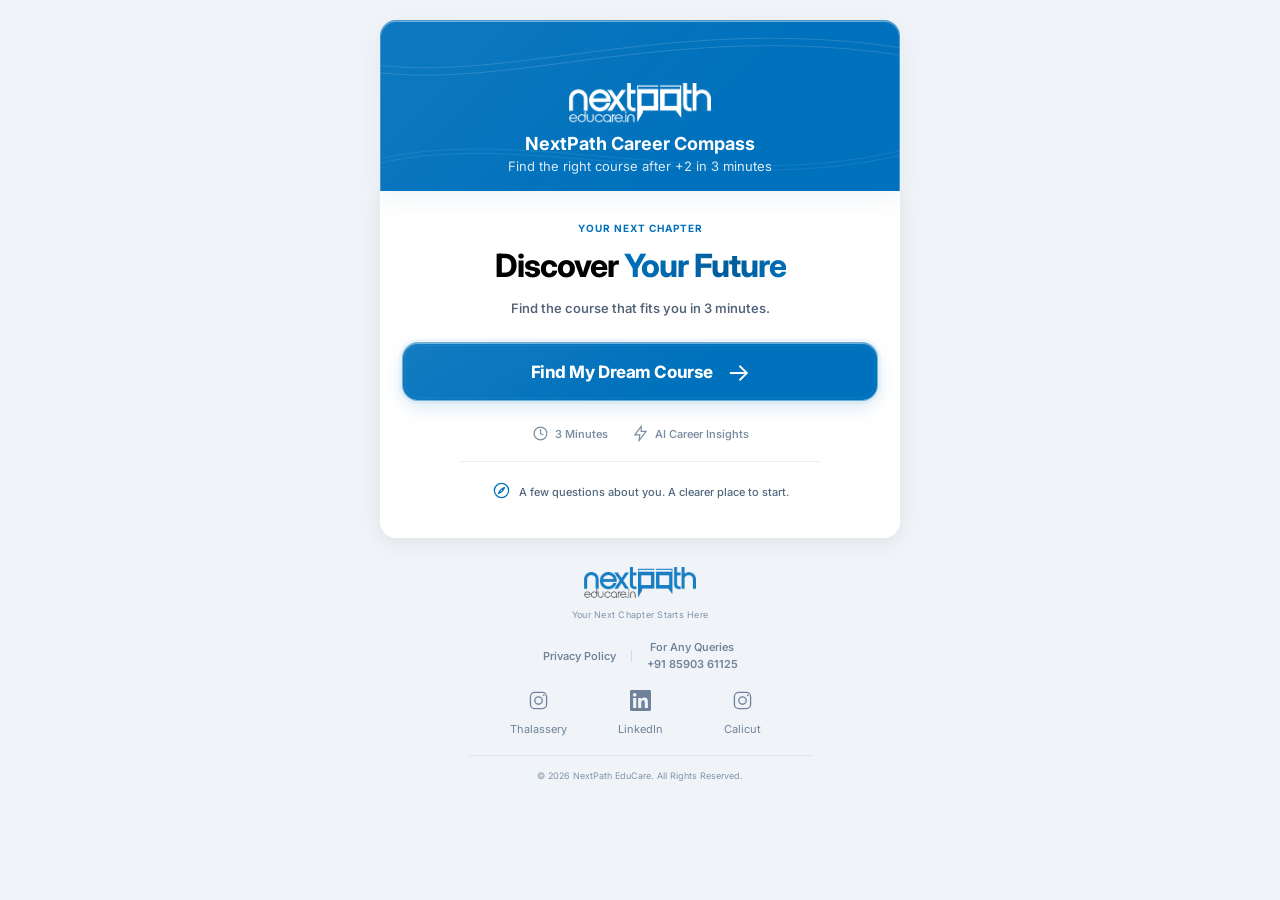
<file: index.html>
<!doctype html>
<html lang="en">
<head>
<meta charset="utf-8"><meta name="viewport" content="width=device-width, initial-scale=1, viewport-fit=cover">
<meta name="theme-color" content="#0071bc">
<meta name="description" content="Explore your interests and possible study paths with NextPath Career Compass.">
<meta http-equiv="Content-Security-Policy" content="default-src 'self'; script-src 'self'; style-src 'self'; font-src 'self'; img-src 'self' data:; connect-src https://script.google.com https://script.googleusercontent.com; object-src 'none'; base-uri 'none'; form-action 'none'">
<meta name="compass-reference-format" content="nextpath">
<meta name="compass-submissions" content="https://script.google.com/macros/s/AKfycbxF1EbIzp1E5-PQabWRCRiZpf_0ssC51t_hl8n-ghVDN8n6BpipTbh8UUMBUalaEchF9w/exec">
<title>Career Compass · NextPath</title>
<link rel="stylesheet" href="style.css?v=results-button-2">
<script defer src="./data.js"></script><script defer src="./match.js"></script><script defer src="./engine.js"></script>
<script defer src="catalogue.js?v=malayalam-copy-13"></script><script defer src="questions.js"></script><script defer src="translations.js?v=malayalam-copy-13"></script><script defer src="core.js"></script><script defer src="ranking.js"></script><script defer src="submission.js?v=short-ref-7"></script><script defer src="app.js?v=glass-navigation-5"></script><script defer src="flow.js?v=course-picker-5"></script><script defer src="motion.js?v=language-and-sparks-20"></script><script defer src="guidance.js"></script>
</head>
<body>
<a class="skip" href="#main">Skip to content</a>
<div id="page-content">
<header class="header"><div class="banner-tools" hidden><button id="language" class="language" type="button" lang="ml">മലയാളം ⇄</button></div><a href="./" class="brand" aria-label="NextPath Career Compass home"><img src="assets/nextpath-logo.png" width="180" alt="NextPath EduCare"></a><h2>NextPath Career Compass</h2><p id="banner-subtitle">Find the right course after +2 in 3 minutes</p><div id="banner-progress"></div></header>
<main id="main" tabindex="-1"></main>
<div id="contact-actions" hidden>
 <span class="contact-scroll-cue" aria-hidden="true"></span>
 <div class="contact-action-buttons">
  <button type="button" class="back" data-action="back"></button>
  <button type="button" class="primary" hidden><span class="navigation-label"></span><span class="arrow" aria-hidden="true">→</span></button>
 </div>
</div>
<footer class="site-footer" lang="en"><span>NextPath EduCare</span><button id="privacy" type="button">Your privacy</button><span id="footer-note">A direction to explore. A choice that’s yours.</span></footer>
</div>
<dialog id="dialog" aria-labelledby="dialog-title"></dialog>
<noscript><p>This interactive tool needs JavaScript enabled.</p></noscript>
</body></html>
</file>
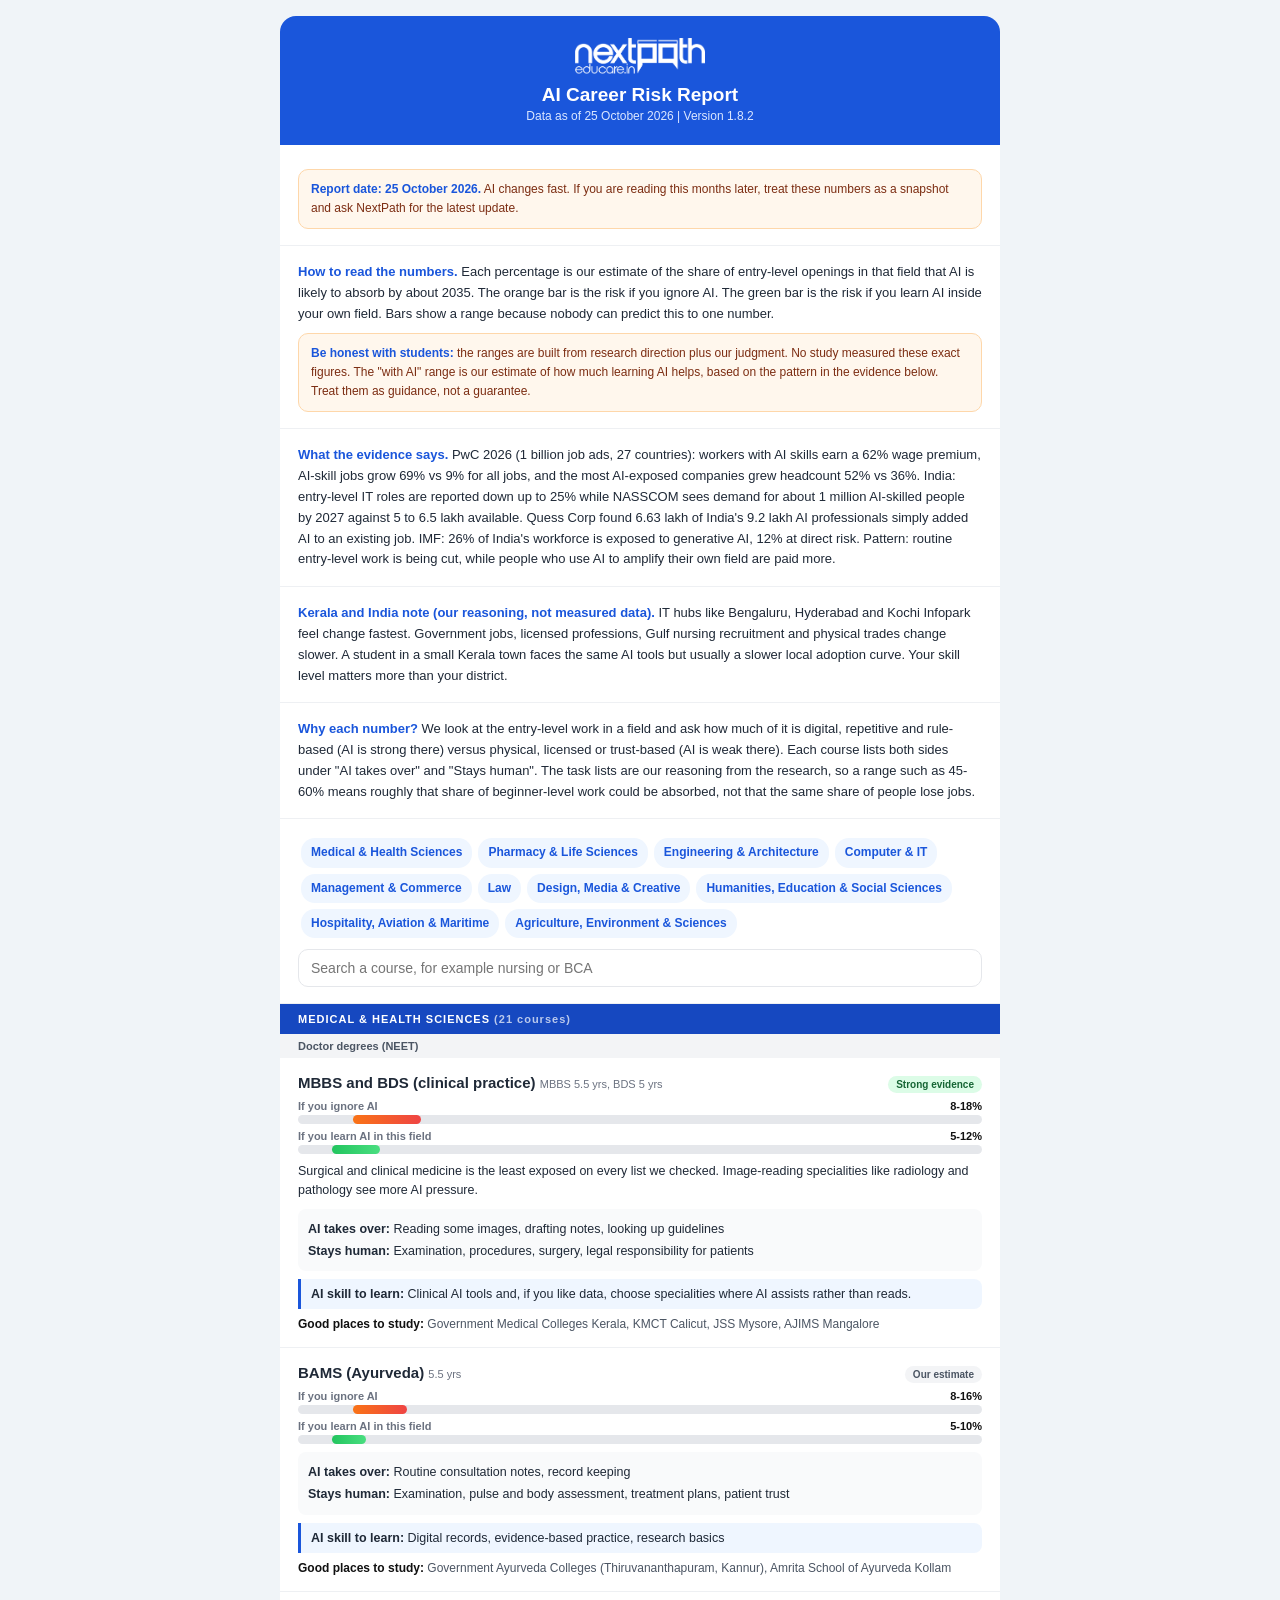
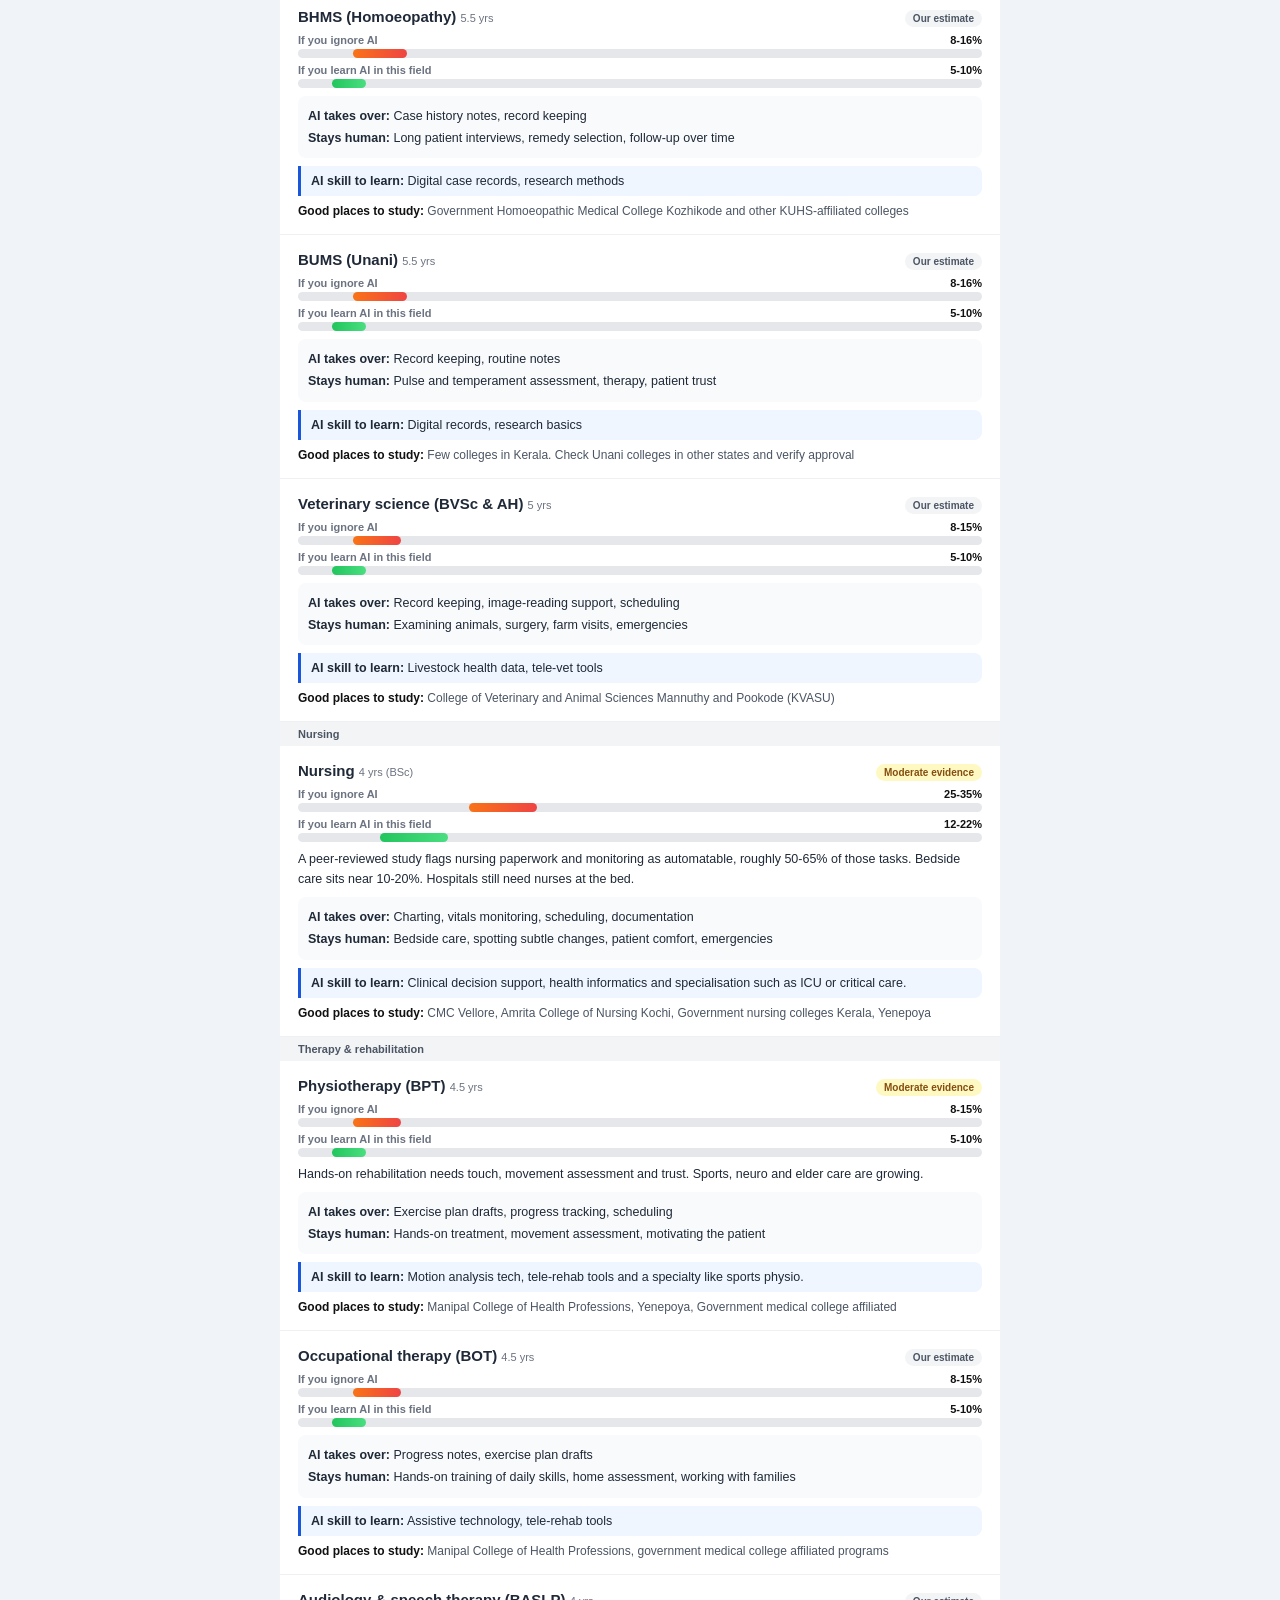
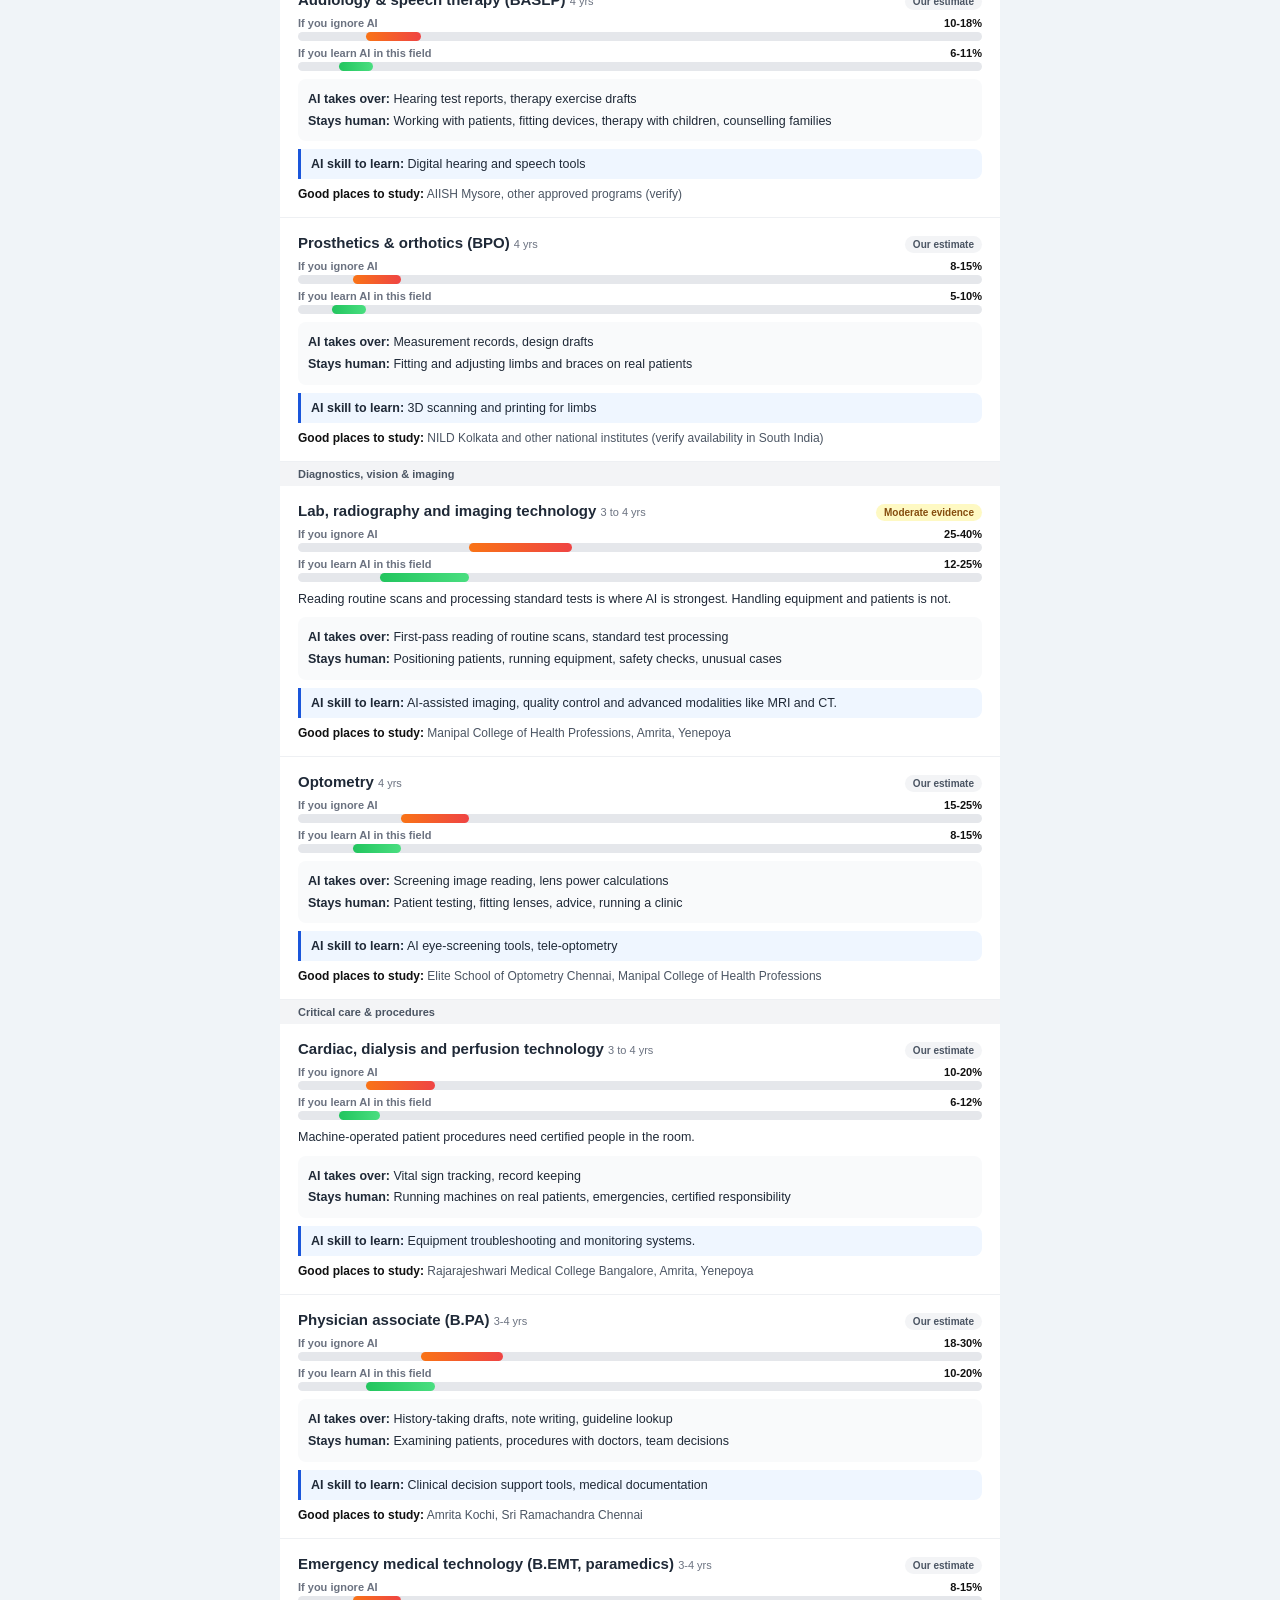
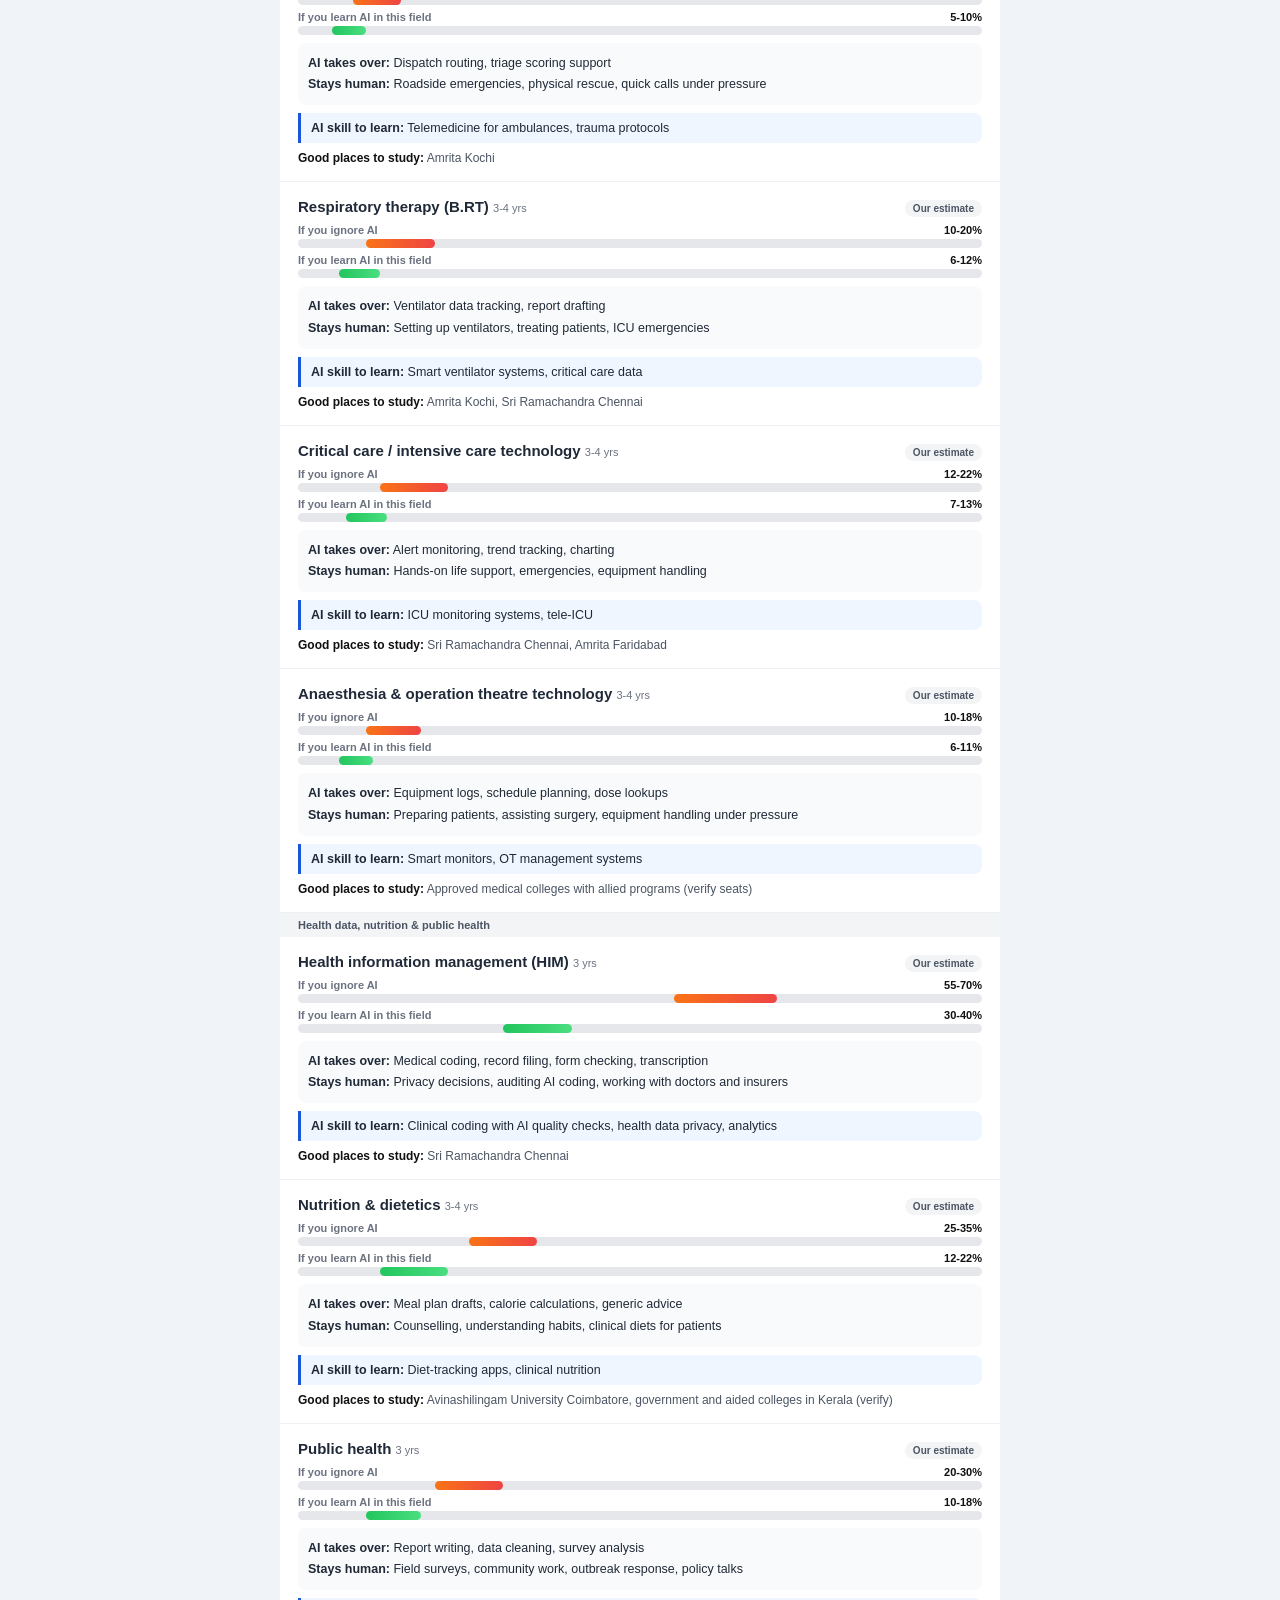
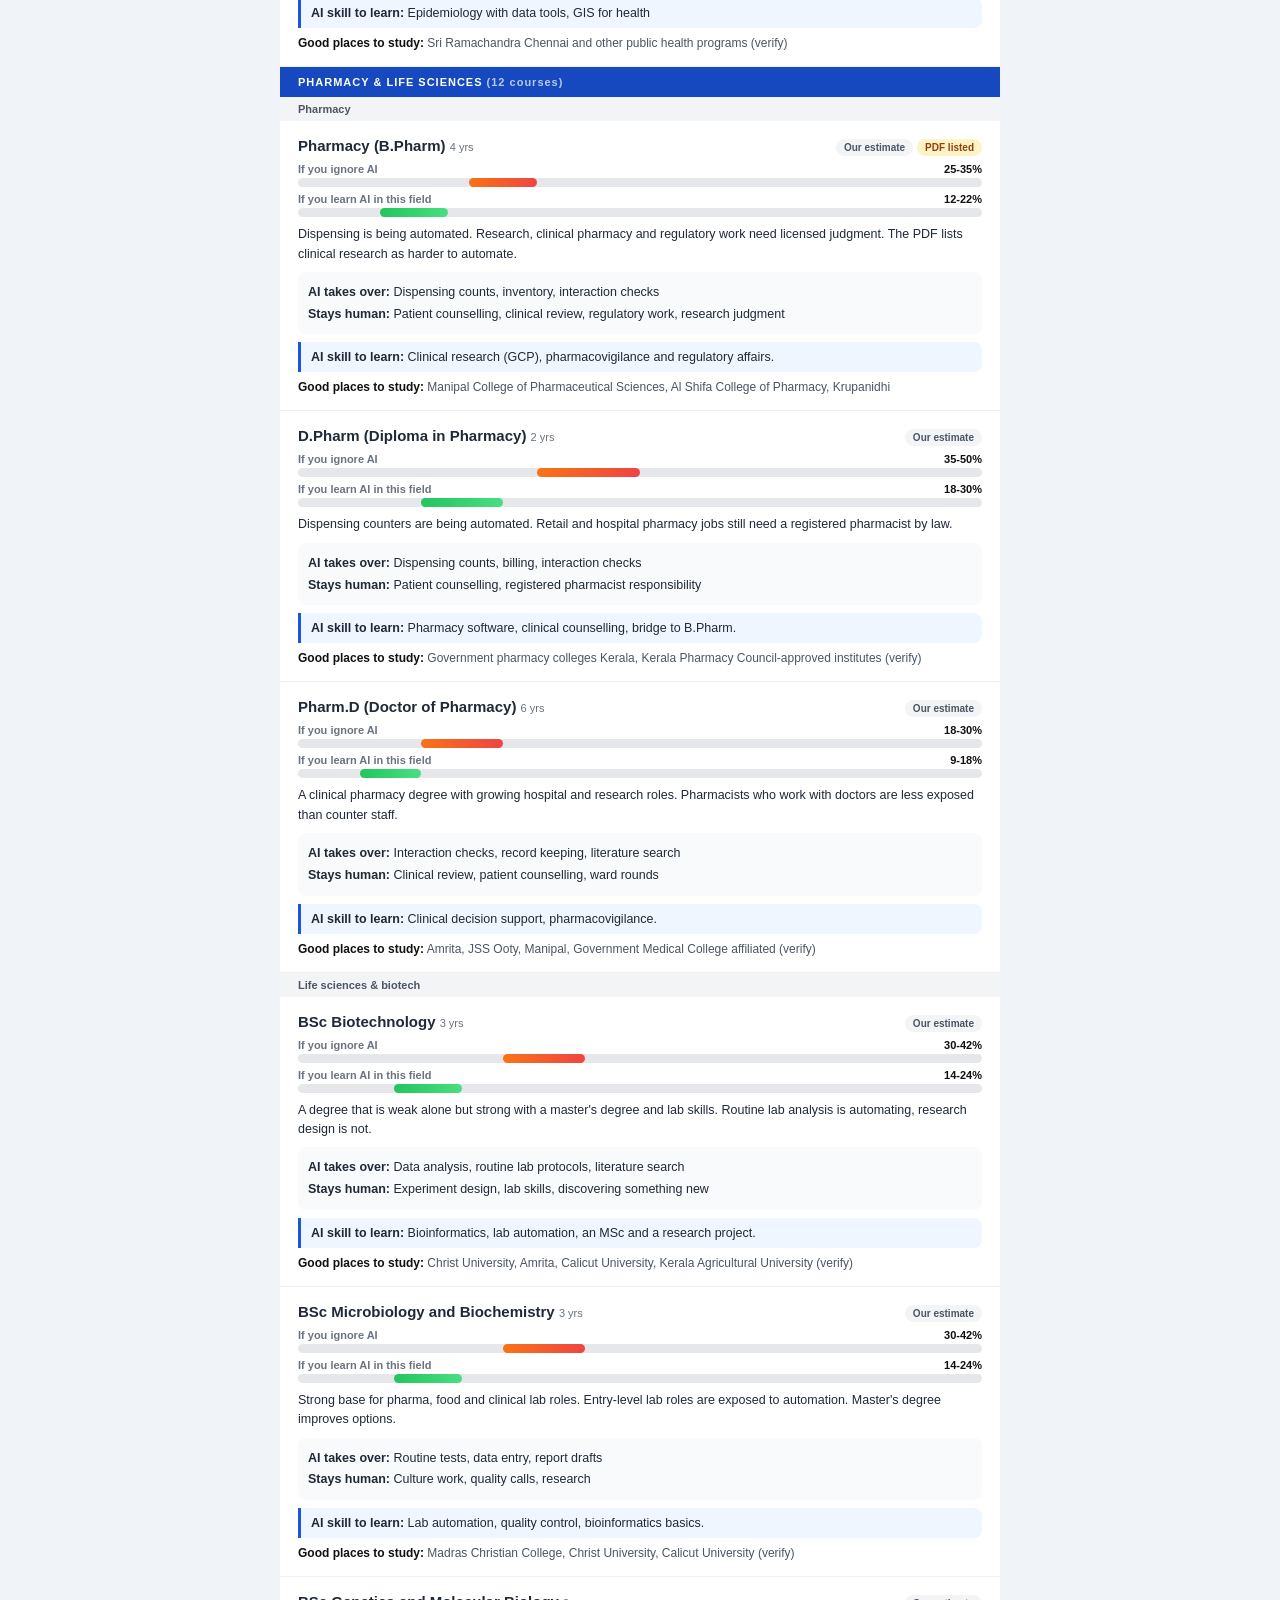
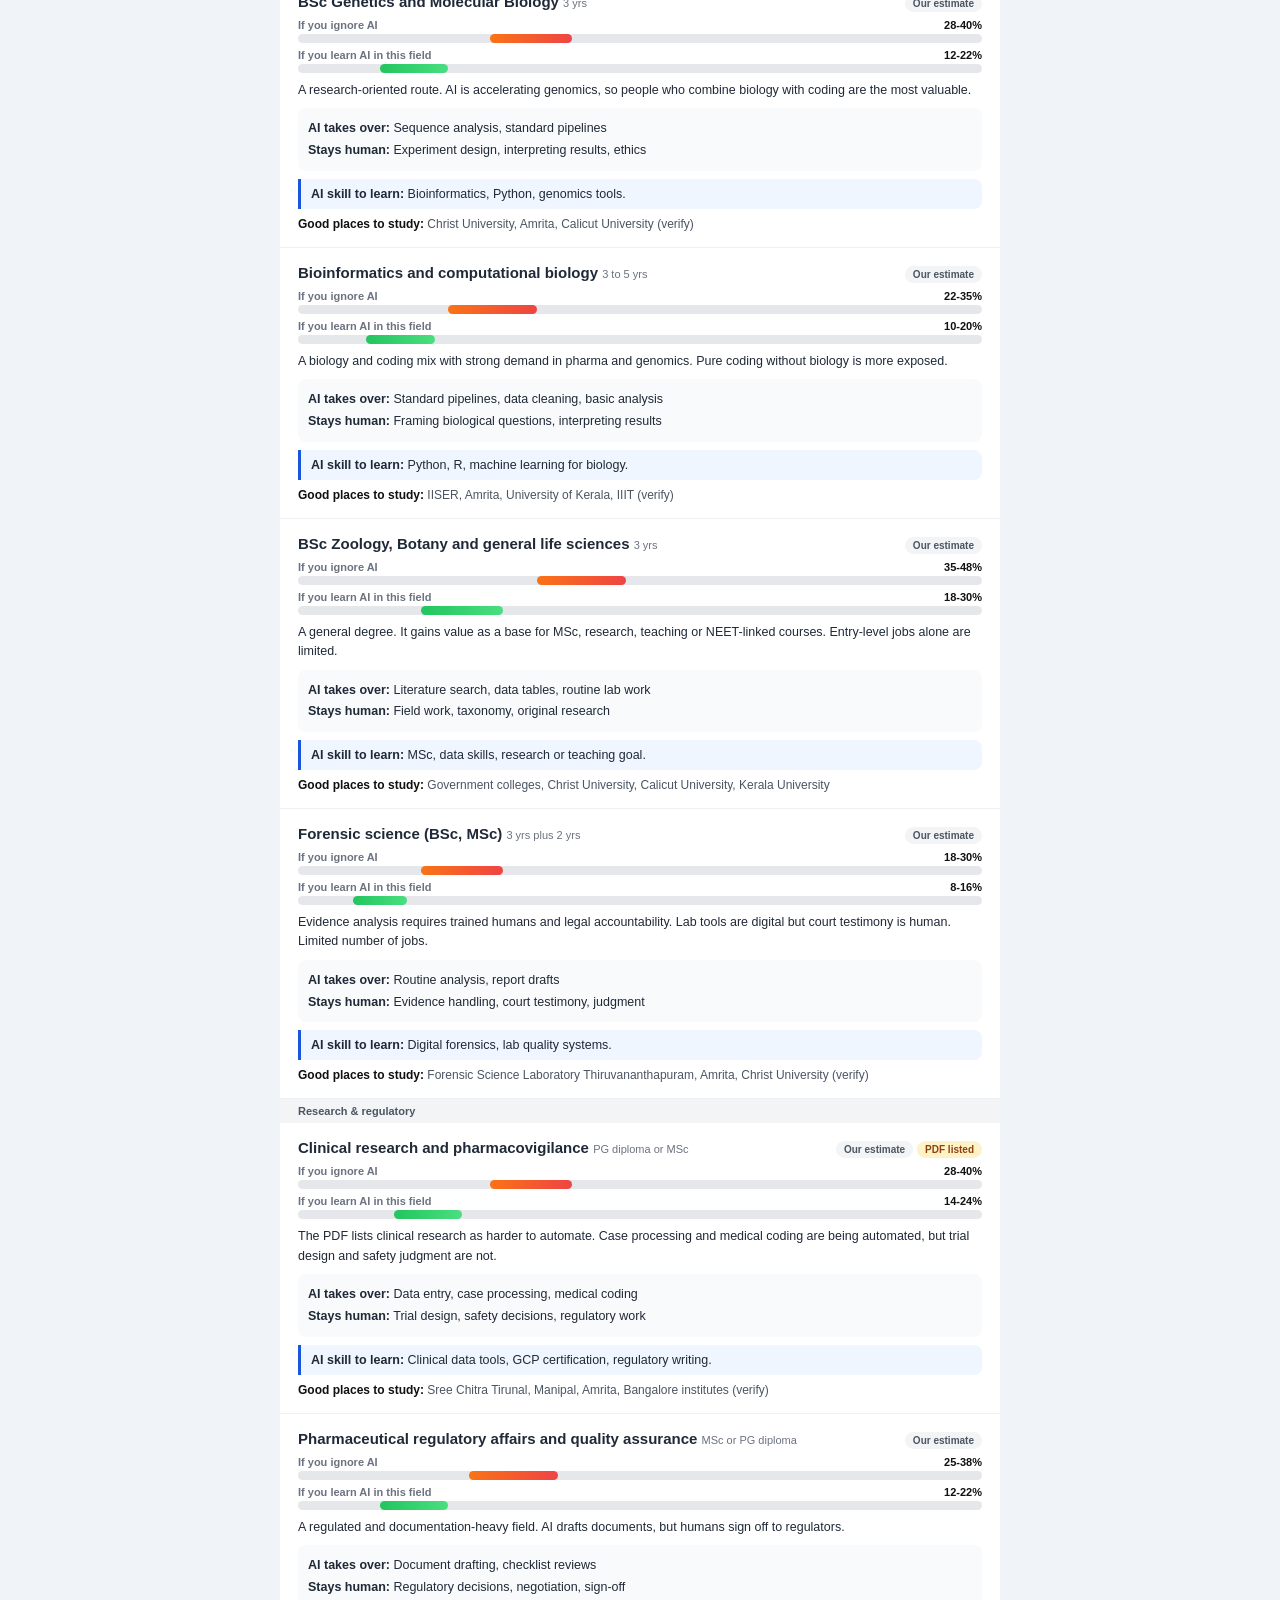
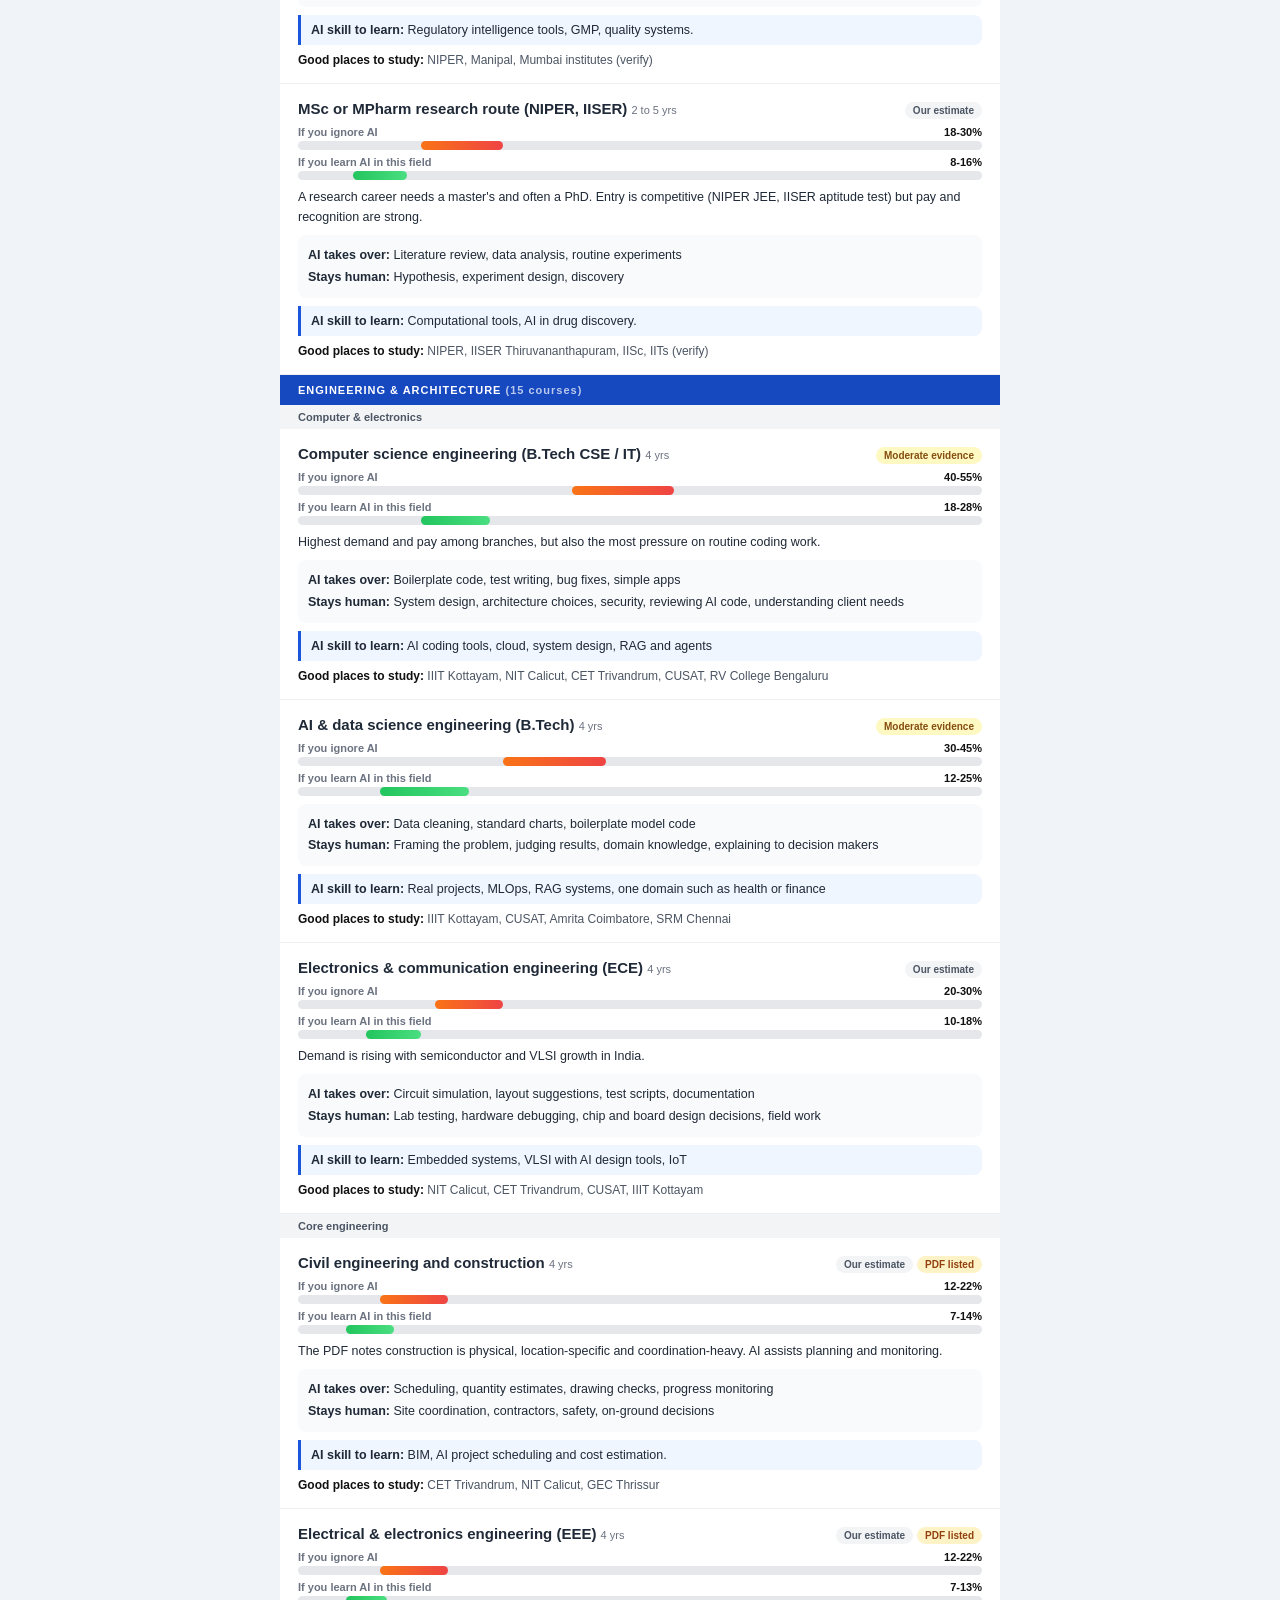
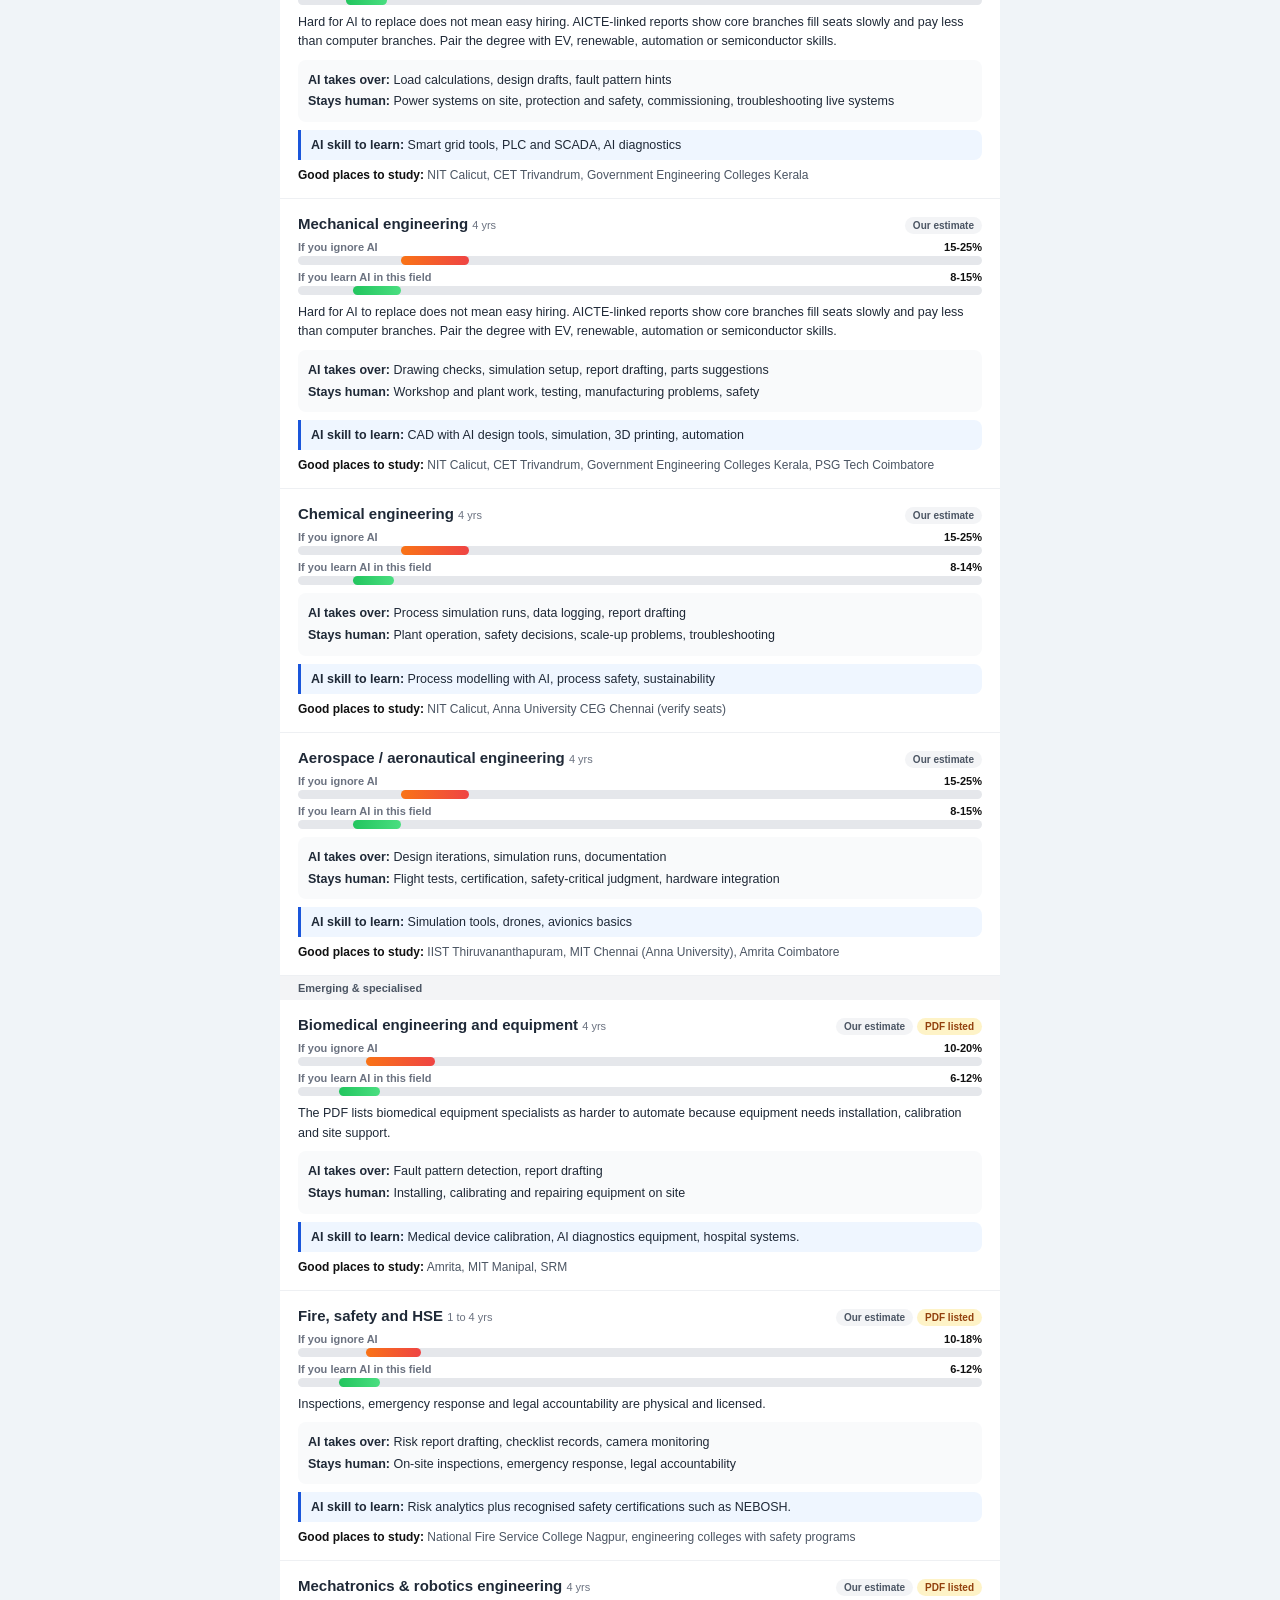
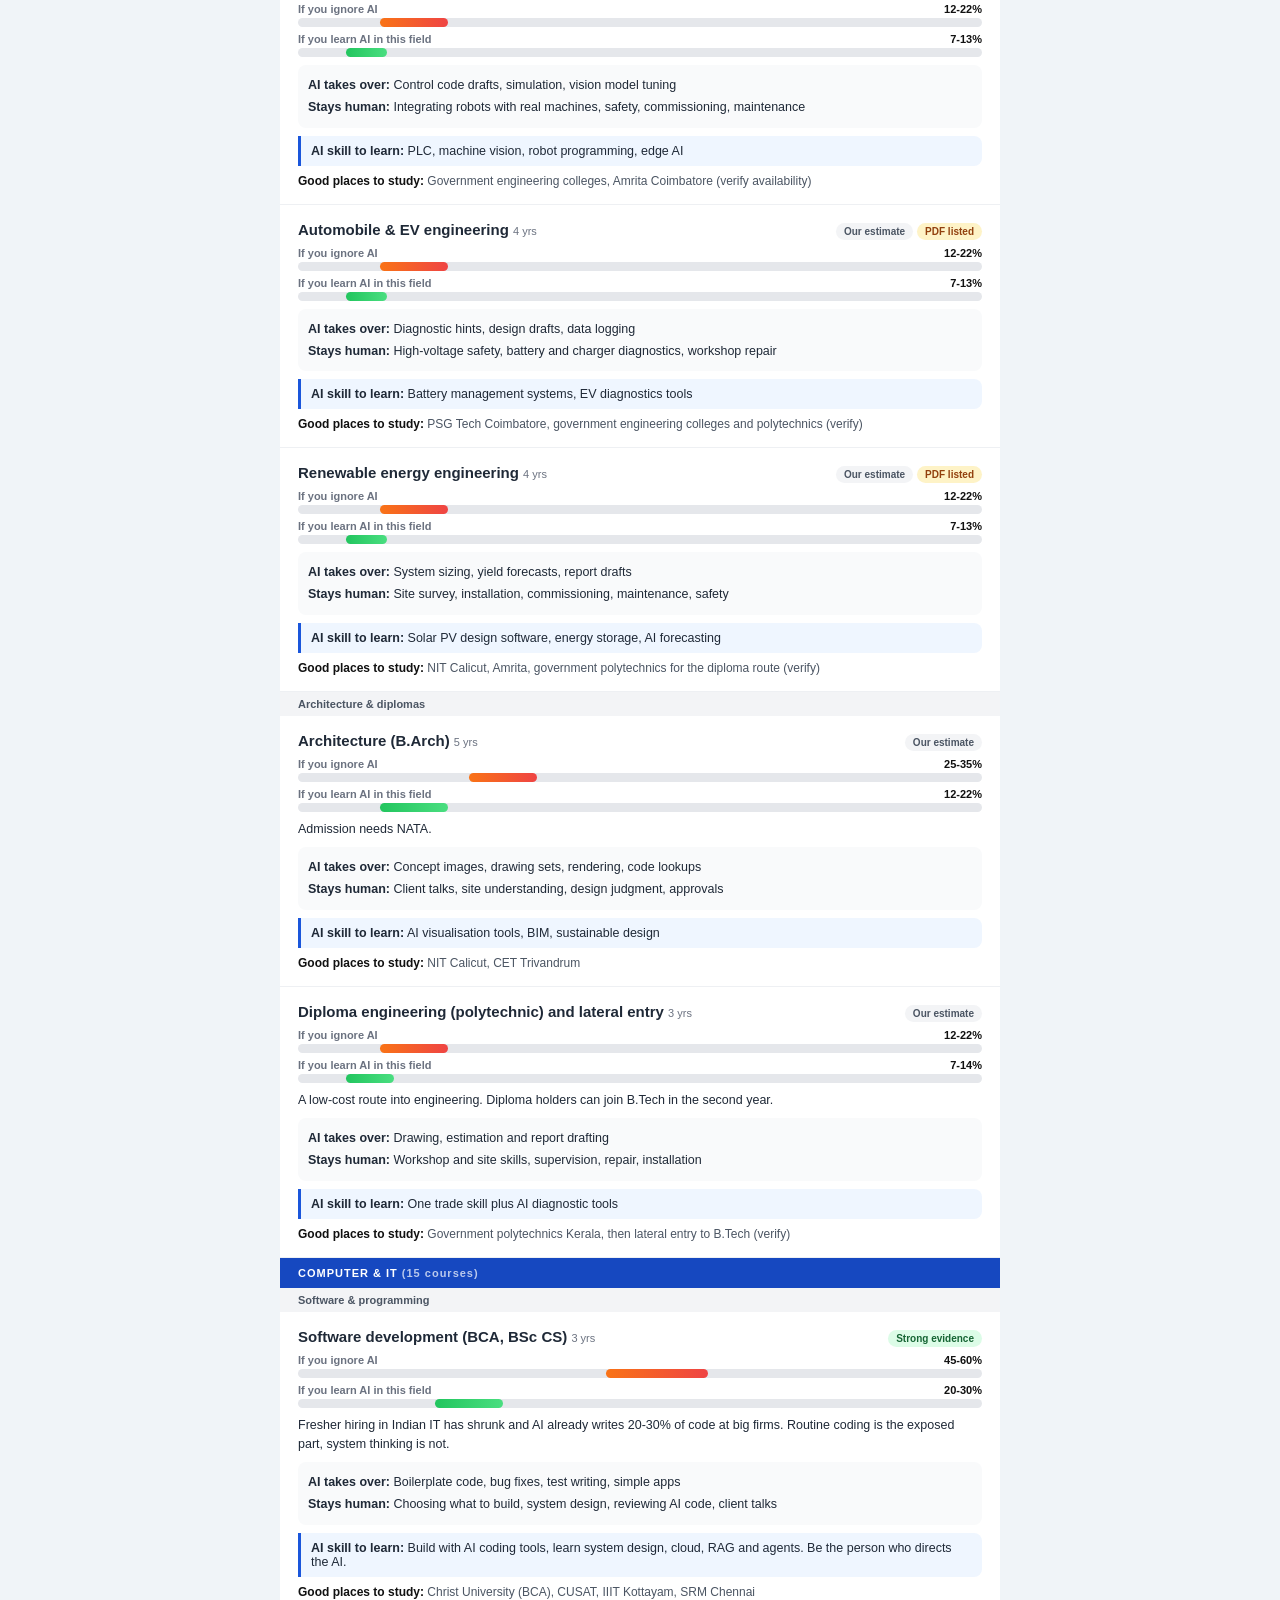
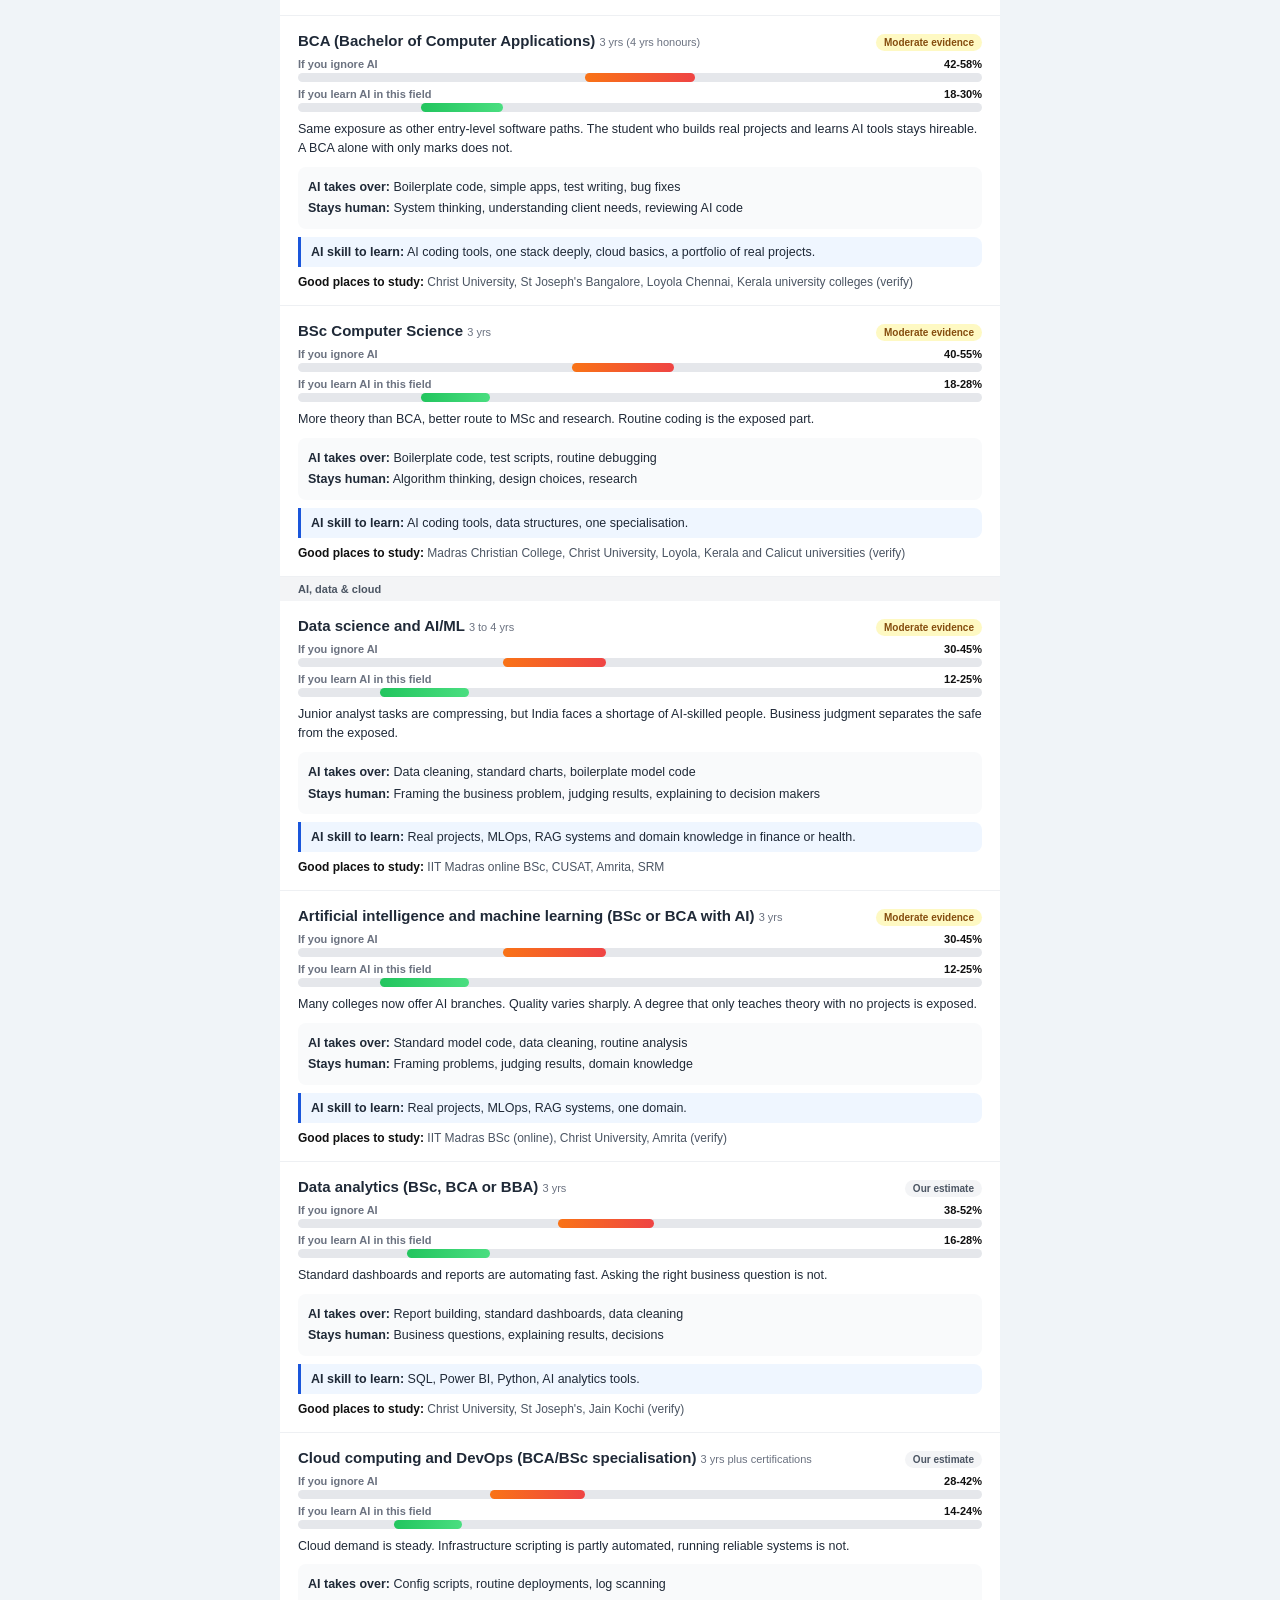
<file: ai-risk.html>
<!DOCTYPE html><html lang="en"><head><meta charset="UTF-8"><meta name="viewport" content="width=device-width,initial-scale=1"><title>NextPath AI Career Risk Report</title><style>
*{box-sizing:border-box;margin:0;padding:0}body{font-family:-apple-system,'Segoe UI',sans-serif;background:#f0f4f8;padding:16px;color:#1f2937}
.w{max-width:720px;margin:0 auto}.hd{background:#1a56db;border-radius:16px 16px 0 0;padding:22px 18px;text-align:center}
.hd img{height:38px;filter:brightness(0) invert(1);display:block;margin:0 auto 8px}.hd h1{color:#fff;font-size:19px}.hd p{color:#dbe7ff;font-size:12px;margin-top:3px}
.bx{background:#fff;padding:16px 18px;border-bottom:1px solid #eef0f3;font-size:13px;line-height:1.6}.bx b{color:#1a56db}
.gh{background:#1648c0;color:#fff;padding:9px 18px;font-size:11px;font-weight:700;letter-spacing:1px;text-transform:uppercase}
.c{background:#fff;padding:16px 18px;border-bottom:1px solid #eef0f3}.t{display:flex;justify-content:space-between;gap:8px;align-items:flex-start;margin-bottom:8px}
.n{font-size:15px;font-weight:700}.bd{font-size:10px;font-weight:700;padding:3px 8px;border-radius:12px;white-space:nowrap}
.s{background:#dcfce7;color:#166534}.m{background:#fef9c3;color:#854d0e}.e{background:#f3f4f6;color:#4b5563}.p{background:#fef3c7;color:#92400e;margin-left:4px}
.r{margin:6px 0}.l{display:flex;justify-content:space-between;font-size:11px;color:#6b7280;font-weight:600;margin-bottom:3px}.l b{color:#111}
.k{height:9px;background:#e5e7eb;border-radius:9px;position:relative;overflow:hidden}.f{position:absolute;top:0;bottom:0;border-radius:9px}
.a{background:linear-gradient(90deg,#f97316,#ef4444)}.g{background:linear-gradient(90deg,#22c55e,#4ade80)}
.tx{font-size:12.5px;line-height:1.55;margin-top:8px}.sk{background:#eff6ff;border-left:3px solid #1a56db;padding:8px 10px;border-radius:0 8px 8px 0;font-size:12.5px;margin-top:8px}
.co{font-size:12px;color:#4b5563;margin-top:8px}.co b{color:#111}
.ft{background:#fff;border-radius:0 0 16px 16px;padding:16px 18px;font-size:12px;color:#6b7280;line-height:1.6}
.wr{background:#fff7ed;border:1px solid #fed7aa;border-radius:10px;padding:10px 12px;margin-top:8px;font-size:12px;color:#7c2d12}
.wy{font-size:12.5px;line-height:1.5;margin-top:8px;background:#f9fafb;border-radius:8px;padding:8px 10px}.wy div{margin:3px 0}.nv a{display:inline-block;margin:3px;padding:5px 10px;border-radius:14px;background:#eff6ff;color:#1a56db;font-size:12px;font-weight:600;text-decoration:none}.sb{background:#f3f4f6;padding:6px 18px;font-size:11px;font-weight:700;color:#4b5563}#q{width:100%;padding:10px 12px;border:1.5px solid #e5e7eb;border-radius:10px;font-size:14px}.gh span{opacity:.7;text-transform:none}.npx{margin-top:8px;font-size:12px;background:#ecfdf5;border-left:3px solid #10b981;padding:8px 10px;border-radius:0 8px 8px 0;color:#065f46}.n small{font-weight:500;color:#6b7280;font-size:11px}</style></head><body><div class="w"><div class="hd"><img src="[data-uri]" alt="NextPath EduCare"><h1>AI Career Risk Report</h1><p id="meta"></p></div>
<div class="bx"><div class="wr"><b>Report date: <span id="rd"></span>.</b> AI changes fast. If you are reading this months later, treat these numbers as a snapshot and ask NextPath for the latest update.</div></div>
<div class="bx"><b>How to read the numbers.</b> Each percentage is our estimate of the share of entry-level openings in that field that AI is likely to absorb by about 2035. The orange bar is the risk if you ignore AI. The green bar is the risk if you learn AI inside your own field. Bars show a range because nobody can predict this to one number.<div class="wr"><b>Be honest with students:</b> the ranges are built from research direction plus our judgment. No study measured these exact figures. The "with AI" range is our estimate of how much learning AI helps, based on the pattern in the evidence below. Treat them as guidance, not a guarantee.</div></div>
<div class="bx"><b>What the evidence says.</b> PwC 2026 (1 billion job ads, 27 countries): workers with AI skills earn a 62% wage premium, AI-skill jobs grow 69% vs 9% for all jobs, and the most AI-exposed companies grew headcount 52% vs 36%. India: entry-level IT roles are reported down up to 25% while NASSCOM sees demand for about 1 million AI-skilled people by 2027 against 5 to 6.5 lakh available. Quess Corp found 6.63 lakh of India's 9.2 lakh AI professionals simply added AI to an existing job. IMF: 26% of India's workforce is exposed to generative AI, 12% at direct risk. Pattern: routine entry-level work is being cut, while people who use AI to amplify their own field are paid more.</div>
<div class="bx"><b>Kerala and India note (our reasoning, not measured data).</b> IT hubs like Bengaluru, Hyderabad and Kochi Infopark feel change fastest. Government jobs, licensed professions, Gulf nursing recruitment and physical trades change slower. A student in a small Kerala town faces the same AI tools but usually a slower local adoption curve. Your skill level matters more than your district.</div>
<div class="bx"><b>Why each number?</b> We look at the entry-level work in a field and ask how much of it is digital, repetitive and rule-based (AI is strong there) versus physical, licensed or trust-based (AI is weak there). Each course lists both sides under "AI takes over" and "Stays human". The task lists are our reasoning from the research, so a range such as 45-60% means roughly that share of beginner-level work could be absorbed, not that the same share of people lose jobs.</div><div class="bx"><div class="nv" id="nv"></div><div style="margin-top:8px"><input id="q" placeholder="Search a course, for example nursing or BCA"></div></div><div id="out"></div>
<div class="ft"><b>Sources used:</b> PwC 2026 Global AI Jobs Barometer; NASSCOM figures via Storyboard18 and Masai School; Quess Corp AI Workforce Analysis 2026; IMF estimate via Observer Research commentary; Microsoft Research exposure list (via ApiDots); a peer-reviewed Springer study on nursing automation; Brookings/OECD summaries via MajorMatch; Hareesh V Das guide "20 Careers Harder to Fully Automate" (PDF tag). Some legal and media figures come from aggregator sites, so treat them as upper bounds. Engineering branch trends were checked against Careers360 and AICTE-linked reports. Course lists were checked against the Amrita Allied Health Sciences prospectus 2026-27, Sri Ramachandra Faculty of Allied Health Sciences, DY Patil School of Allied Health Sciences and Careers360. College names are suggestions only. Verify seats, approval and fees directly with each college. More courses are added with each update.<br><br><b>NextPath EduCare</b> | +91 85903 61125</div></div><script src="data.js"></script><script>const E={S:["Strong evidence","s"],M:["Moderate evidence","m"],E:["Our estimate","e"]};
document.getElementById("meta").textContent="Data as of "+REPORT.date+" | Version "+REPORT.version;
document.getElementById("rd").textContent=REPORT.date;
document.getElementById("nv").innerHTML=DEPTS.map((d,i)=>`<a href="#d${i}">${d}</a>`).join("");
function bar(l,a,k){return `<div class="r"><div class="l"><span>${l}</span><b>${a[0]}-${a[1]}%</b></div><div class="k"><div class="f ${k}" style="left:${a[0]}%;width:${a[1]-a[0]}%"></div></div></div>`}
function card(c){const e=E[c.c];return `<div class="c" id="${c.id}"><div class="t"><div class="n">${c.n}${c.y?` <small>${c.y}</small>`:""}</div><div><span class="bd ${e[1]}">${e[0]}</span>${c.p?'<span class="bd p">PDF listed</span>':""}</div></div>${bar("If you ignore AI",c.r,"a")}${bar("If you learn AI in this field",c.a,"g")}${c.note?`<div class="tx">${c.note}</div>`:""}<div class="wy"><div><b>AI takes over:</b> ${c.t}</div><div><b>Stays human:</b> ${c.h}</div></div><div class="sk"><b>AI skill to learn:</b> ${c.k}</div><div class="co"><b>Good places to study:</b> ${c.u}</div>${c.na||c.np||c.fee?`<div class="npx"><b>NextPath admission:</b> ${c.na?"Available":"Ask us"}${c.np?". Partner colleges: "+c.np:""}${c.fee?". Fees: "+c.fee:""}</div>`:""}</div>`}
function draw(){const q=document.getElementById("q").value.toLowerCase();let h="";
DEPTS.forEach((dn,di)=>{const L=COURSES.filter(c=>c.d===di&&(c.n+" "+c.s).toLowerCase().includes(q));if(!L.length)return;
h+=`<div class="gh" id="d${di}">${dn} <span>(${L.length} courses)</span></div>`;let ls="";
L.forEach(c=>{if(c.s&&c.s!==ls){ls=c.s;h+=`<div class="sb">${c.s}</div>`}h+=card(c)})});
document.getElementById("out").innerHTML=h||'<div class="bx">No course matches that search.</div>'}
document.getElementById("q").oninput=draw;draw();
if(location.hash){const el=document.getElementById(location.hash.slice(1));if(el){el.scrollIntoView();el.style.outline="2px solid #1a56db"}}</script></body></html>
</file>
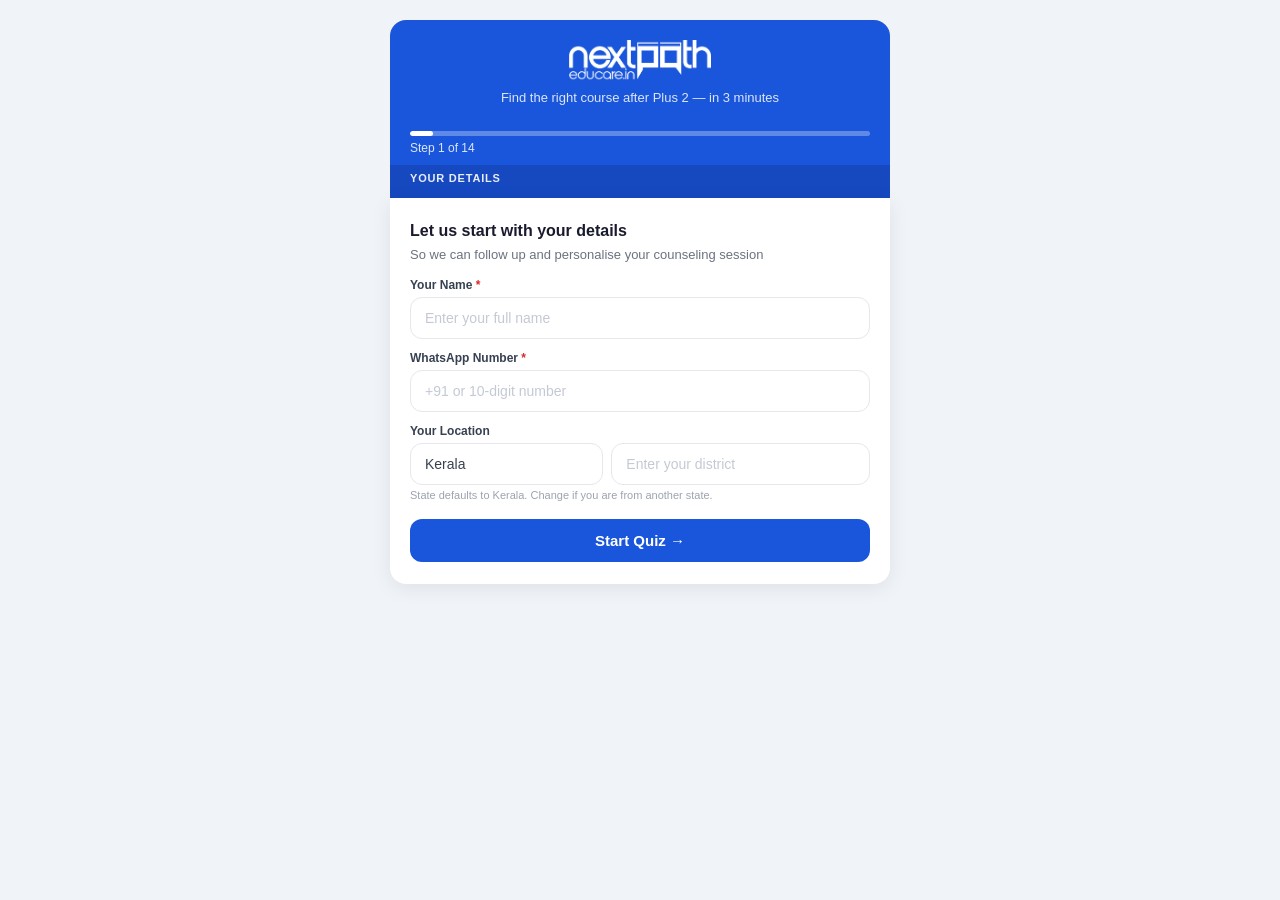
<file: nextpath-quiz-v3.html>
<!DOCTYPE html>
<html lang="en">
<head>
<meta charset="UTF-8">
<meta name="viewport" content="width=device-width, initial-scale=1.0">
<title>NextPath Course Finder</title>
<style>
*{box-sizing:border-box;margin:0;padding:0}
body{font-family:-apple-system,BlinkMacSystemFont,'Segoe UI',sans-serif;background:#f0f4f8;min-height:100vh;display:flex;align-items:flex-start;justify-content:center;padding:20px}
.container{width:100%;max-width:500px}
.header{background:#1a56db;border-radius:16px 16px 0 0;padding:20px 20px 16px;text-align:center}
.header img{height:42px;filter:brightness(0) invert(1);margin-bottom:8px;display:block;margin-left:auto;margin-right:auto}
.header p{font-size:13px;color:rgba(255,255,255,0.85)}
.progress-bar{background:#1a56db;padding:10px 20px}
.progress-track{background:rgba(255,255,255,0.3);border-radius:10px;height:5px;overflow:hidden}
.progress-fill{background:white;height:100%;border-radius:10px;transition:width 0.4s ease}
.progress-text{color:rgba(255,255,255,0.85);font-size:12px;margin-top:5px}
.section-label{background:#1648c0;color:rgba(255,255,255,0.9);padding:7px 20px 14px;font-size:11px;font-weight:700;letter-spacing:0.8px;text-transform:uppercase}
.card{background:white;border-radius:0 0 16px 16px;padding:22px 20px;box-shadow:0 4px 20px rgba(0,0,0,0.08)}
.question{font-size:16px;font-weight:700;color:#1a1a2e;margin-bottom:5px;line-height:1.4}
.question-sub{font-size:13px;color:#6b7280;margin-bottom:16px}
.options{display:flex;flex-direction:column;gap:9px}
.option{border:1.5px solid #e5e7eb;border-radius:12px;padding:12px 14px;cursor:pointer;transition:all 0.2s;display:flex;align-items:center;gap:11px}
.option:hover,.option.selected{border-color:#1a56db;background:#eff6ff}
.option-icon{width:34px;height:34px;border-radius:9px;background:#f3f4f6;display:flex;align-items:center;justify-content:center;font-size:17px;flex-shrink:0}
.option.selected .option-icon{background:#dbeafe}
.option-text{font-size:14px;color:#374151;line-height:1.4;font-weight:500}
.option-sub{font-size:12px;color:#9ca3af;margin-top:2px;font-weight:400}
.text-input{width:100%;border:1.5px solid #e5e7eb;border-radius:12px;padding:12px 14px;font-size:14px;color:#374151;outline:none;transition:border-color 0.2s;background:white}
.text-input:focus{border-color:#1a56db}
.text-input::placeholder{color:#c4c9d4}
.nav{display:flex;gap:10px;margin-top:18px}
.btn{flex:1;padding:13px;border-radius:12px;border:none;font-size:15px;font-weight:600;cursor:pointer;transition:all 0.2s}
.btn-back{background:#f3f4f6;color:#6b7280;flex:0.35}
.btn-next{background:#1a56db;color:white}
.btn-next:hover{background:#1648c0}
.error{color:#dc2626;font-size:12px;margin-top:8px;display:none}
.form-label{font-size:12px;font-weight:600;color:#374151;margin-bottom:5px;display:block}
.form-label span{color:#dc2626}
.course-grid{display:grid;grid-template-columns:1fr 1fr;gap:8px;margin-top:4px}
.course-btn{border:1.5px solid #e5e7eb;border-radius:10px;padding:10px 8px;cursor:pointer;text-align:center;font-size:12px;font-weight:500;color:#374151;background:white;transition:all 0.2s;line-height:1.3;position:relative}
.course-btn:hover{border-color:#1a56db;background:#eff6ff;color:#1a56db}
.course-btn.selected{border-color:#1a56db;background:#eff6ff;color:#1a56db;font-weight:700}
.course-btn.selected::after{content:"✓";position:absolute;top:4px;right:6px;font-size:10px;color:#1a56db;font-weight:700}
.course-btn-other{grid-column:1 / -1}
.selected-count{font-size:12px;color:#1a56db;font-weight:600;margin-top:8px}
.result-header{text-align:center;margin-bottom:16px}
.result-logo{height:30px;margin-bottom:10px}
.result-header h2{font-size:19px;font-weight:700;color:#1a1a2e;margin-bottom:5px}
.result-header p{font-size:13px;color:#6b7280}
.student-summary{background:#f8faff;border:1.5px solid #dbeafe;border-radius:12px;padding:12px 14px;margin-bottom:14px}
.student-name{font-size:15px;font-weight:700;color:#1a56db;margin-bottom:3px}
.student-sub{font-size:12px;color:#6b7280}
.stream-note{background:#fff8e1;border:1.5px solid #ffd54f;border-radius:10px;padding:10px 12px;margin-bottom:12px;font-size:12px;color:#7b5800;line-height:1.5}
.course-card{border:1.5px solid #e5e7eb;border-radius:12px;padding:14px;margin-bottom:10px}
.course-card.top{border-color:#1a56db;background:#eff6ff}
.badge{background:#1a56db;color:white;font-size:11px;font-weight:700;padding:3px 10px;border-radius:20px;display:inline-block;margin-bottom:7px}
.course-name{font-size:15px;font-weight:700;color:#1a1a2e;margin-bottom:4px}
.course-why{font-size:13px;color:#4b5563;line-height:1.5;margin-bottom:8px}
.course-tags{display:flex;flex-wrap:wrap;gap:5px}
.tag{background:#f3f4f6;color:#6b7280;font-size:11px;padding:3px 9px;border-radius:20px}
.course-card.top .tag{background:#dbeafe;color:#1a56db}
.info-box{border-radius:12px;padding:12px 14px;margin-bottom:10px}
.info-yellow{background:#fef3c7;border:1.5px solid #fcd34d}
.info-green{background:#f0fdf4;border:1.5px solid #86efac}
.wa-btn{width:100%;background:#25d366;color:white;border:none;border-radius:12px;padding:14px;font-size:15px;font-weight:700;cursor:pointer;margin-top:14px;display:flex;flex-direction:column;align-items:center;justify-content:center;gap:2px;text-decoration:none}
.wa-btn:hover{background:#1db954}
.restart-btn{width:100%;background:#f3f4f6;color:#6b7280;border:none;border-radius:12px;padding:11px;font-size:14px;font-weight:600;cursor:pointer;margin-top:8px}
.save-msg{text-align:center;font-size:12px;color:#6b7280;margin-top:10px}
.mention-courses{background:#f0f7ff;border:1.5px solid #bfdbfe;border-radius:10px;padding:10px 12px;margin-bottom:10px}
.mention-title{font-size:12px;font-weight:700;color:#1e40af;margin-bottom:6px}
.mention-tags{display:flex;flex-wrap:wrap;gap:5px}
.mention-tag{background:#dbeafe;color:#1a56db;font-size:11px;padding:3px 9px;border-radius:20px;font-weight:600}
</style>
</head>
<body>
<div class="container">
  <div class="header">
    <img src="[data-uri]" alt="NextPath EduCare">
    <p>Find the right course after Plus 2 — in 3 minutes</p>
  </div>
  <div class="progress-bar">
    <div class="progress-track"><div class="progress-fill" id="pFill" style="width:5%"></div></div>
    <div class="progress-text" id="pText">Step 1 of 15</div>
  </div>
  <div class="section-label" id="secLabel">Your Details</div>
  <div class="card">
    <div id="quizArea"></div>
    <div id="resultArea" style="display:none"></div>
  </div>
</div>
<script>
const LOGO="[data-uri]";
const SHEET_URL="https://script.google.com/macros/s/AKfycbxF1EbIzp1E5-PQabWRCRiZpf_0ssC51t_hl8n-ghVDN8n6BpipTbh8UUMBUalaEchF9w/exec";
let user={name:"",phone:"",state:"Kerala",district:""};
let ans={};
let step=0;
let refId="";

const questions=[
  // Q0 - Personality
  {sec:"Section 1: Who you are",q:"When you have free time, what do you naturally enjoy most?",sub:"Pick the one that feels most like you — be honest",type:"options",opts:[
    {i:"🔬",t:"Experimenting or figuring out how things work",s:"Science, technology, solving puzzles",v:"analytical"},
    {i:"🤝",t:"Talking, helping, or being around people",s:"Socializing, counseling, leading",v:"social"},
    {i:"🎨",t:"Creating something — art, writing, design",s:"Making things, expressing ideas",v:"creative"},
    {i:"📋",t:"Organizing, planning, managing things",s:"Lists, systems, getting things done",v:"organized"}
  ]},
  // Q1 - Group role
  {sec:"Section 1: Who you are",q:"In a group project, what role do you naturally take?",sub:"What you actually do — not what sounds impressive",type:"options",opts:[
    {i:"💡",t:"The idea person — I suggest new approaches",s:"Creative thinking, problem solving",v:"creative"},
    {i:"📊",t:"The researcher — I find and analyze information",s:"Data, facts, deep thinking",v:"analytical"},
    {i:"🗣️",t:"The communicator — I present and coordinate",s:"Talking to people, making things clear",v:"social"},
    {i:"✅",t:"The executor — I make sure things get done",s:"Organization, deadlines, finishing",v:"organized"}
  ]},
  // Q2 - Work environment
  {sec:"Section 1: Who you are",q:"What work environment excites you most?",sub:"10 years from now — where do you want to be working?",type:"options",opts:[
    {i:"🏥",t:"Hospital or clinic — helping patients directly",s:"Healthcare, saving lives, hands-on care",v:"medical"},
    {i:"💻",t:"Tech company — building things on a computer",s:"Software, data, digital products",v:"tech"},
    {i:"🏢",t:"Office — managing teams or running a business",s:"Management, strategy, entrepreneurship",v:"business"},
    {i:"🎬",t:"Creative field — media, design, content",s:"Studios, agencies, freelancing",v:"creative"}
  ]},
  // Q3 - Subject enjoyment
  {sec:"Section 1: Who you are",q:"Which school subject did you genuinely enjoy?",sub:"Enjoyment — not marks",type:"options",opts:[
    {i:"🔭",t:"Science — Biology, Physics, Chemistry",s:"",v:"science"},
    {i:"📐",t:"Maths and logical thinking",s:"",v:"math"},
    {i:"📚",t:"Languages, History, Social Science",s:"",v:"humanities"},
    {i:"💰",t:"Commerce, Economics, Accounts",s:"",v:"commerce"}
  ]},
  // Q4 - Vision
  {sec:"Section 1: Who you are",q:"What does success mean to you at age 30?",sub:"Your honest vision — not your parents version",type:"options",opts:[
    {i:"💵",t:"High salary and financial stability",s:"Security, savings, comfortable life",v:"financial"},
    {i:"❤️",t:"Work that feels meaningful and helps others",s:"Impact, purpose, changing lives",v:"impact"},
    {i:"🌍",t:"Freedom — travel, work from anywhere",s:"Flexibility, independence, experiences",v:"freedom"},
    {i:"🏆",t:"Respected in my field, building something big",s:"Status, achievement, legacy",v:"achievement"}
  ]},
  // Q5 - Stream
  {sec:"Section 2: Your situation",q:"What stream did you complete your Plus 2 in?",sub:"This determines which courses you are eligible for",type:"options",opts:[
    {i:"🔬",t:"Science with Biology (PCB or PCMB)",s:"",v:"science_bio"},
    {i:"⚙️",t:"Science without Biology (PCM)",s:"",v:"science_math"},
    {i:"💼",t:"Commerce",s:"",v:"commerce"},
    {i:"📖",t:"Humanities / Arts",s:"",v:"humanities"}
  ]},
  // Q6 - Stream comfort (THE KEY FIX)
  {sec:"Section 2: Your situation",q:"How do you honestly feel about the stream you studied?",sub:"This matters more than you think — be completely honest",type:"options",opts:[
    {i:"❤️",t:"I genuinely enjoyed it and want a career in this field",s:"My stream matches my interest",v:"stream_love"},
    {i:"😐",t:"I studied it due to circumstances — not really my choice",s:"Parent pressure, school options, or I just followed along",v:"stream_forced"},
    {i:"🤷",t:"I liked some parts but not others",s:"Mixed feelings — some subjects yes, some no",v:"stream_mixed"},
    {i:"🔄",t:"I have no idea what I want — my stream does not define me",s:"I am open to anything that suits my personality",v:"stream_lost"}
  ]},
  // Q7 - Marks
  {sec:"Section 2: Your situation",q:"Your approximate Plus 2 percentage?",sub:"Honest answer helps us suggest realistic options",type:"options",opts:[
    {i:"🌟",t:"Above 85%",s:"All top colleges and courses open",v:"high"},
    {i:"✨",t:"70% to 85%",s:"Most good colleges accessible",v:"medium"},
    {i:"📈",t:"55% to 70%",s:"Good options with the right guidance",v:"low"},
    {i:"🔄",t:"Below 55% or still appearing",s:"We will find the right path",v:"very_low"}
  ]},
  // Q8 - Budget
  {sec:"Section 2: Your situation",q:"Approximate annual college budget?",sub:"Total per year including hostel if needed",type:"options",opts:[
    {i:"🏛️",t:"Under 50,000 per year",s:"Government or aided colleges only",v:"budget_low"},
    {i:"💰",t:"50,000 to 2 Lakh per year",s:"Aided and affordable private colleges",v:"budget_mid"},
    {i:"💳",t:"2 Lakh to 5 Lakh per year",s:"Most private colleges in Kerala and Karnataka",v:"budget_high"},
    {i:"💎",t:"Above 5 Lakh per year",s:"Premium colleges, medical, deemed universities",v:"budget_premium"}
  ]},
  // Q9 - Location
  {sec:"Section 2: Your situation",q:"Where are you open to studying?",sub:"Location affects your college options significantly",type:"options",opts:[
    {i:"🏠",t:"Only in Kerala",s:"Stay close to home",v:"kerala"},
    {i:"🚌",t:"Kerala or nearby — Karnataka, Tamil Nadu",s:"Mangalore, Bangalore, Chennai",v:"south"},
    {i:"✈️",t:"Anywhere in India",s:"Best college wherever it is",v:"india"},
    {i:"🌏",t:"Open to studying abroad",s:"UK, Australia, Canada, Gulf",v:"abroad"}
  ]},
  // Q10 - Course status
  {sec:"Section 2: Your situation",q:"Do you have a course already in mind?",sub:"We will tell you if it fits your profile",type:"options",opts:[
    {i:"✅",t:"Yes — I have a specific course in mind",s:"",v:"yes_course"},
    {i:"🤔",t:"I have 2-3 options but I am confused",s:"",v:"confused"},
    {i:"❓",t:"No idea — that is why I am here",s:"",v:"no_idea"},
    {i:"⚡",t:"My parents want one thing, I want another",s:"",v:"conflict"}
  ]},
  // Q11 - Course selection (multiple)
  {sec:"Section 2: Your situation",q:"Select any courses you are considering:",sub:"Tap multiple — or skip if you have no idea yet",type:"course_select",optional:true},
  // Q12 - Worry
  {sec:"Section 3: Final question",q:"What is your biggest worry about choosing a course?",sub:"This helps us give you better guidance",type:"options",opts:[
    {i:"💸",t:"Fees and financial burden on family",s:"",v:"fees"},
    {i:"💼",t:"Not getting a job after the degree",s:"",v:"jobs"},
    {i:"👨‍👩‍👧",t:"My parents will not approve my choice",s:"",v:"parents"},
    {i:"🎯",t:"I might choose wrong and regret it",s:"",v:"wrong_choice"}
  ]}
];

const allCourses=["MBBS","BDS","B.Sc Nursing","BPT (Physiotherapy)","BAMS (Ayurveda)","B.Pharm","BMLT / DMLT","Cardiac Technology","Dialysis Technology","Radiography","B.Tech CSE","B.Tech AI/ML","BCA","B.Sc Computer Science","B.Sc Data Science","B.Sc AI & ML","BBA","BCom","CA Foundation","BBA Digital Marketing","BA LLB (Law)","BA Journalism","B.Des (Design)","B.Sc Animation / VFX","Hotel Management","Merchant Navy","Aviation","B.Sc Psychology","B.Sc Agriculture","B.Sc Nutrition & Dietetics"];

function genRef(){let c="ABCDEFGHIJKLMNOPQRSTUVWXYZ0123456789",r="NP-";for(let i=0;i<6;i++)r+=c[Math.floor(Math.random()*c.length)];return r;}
function prog(){return Math.round(((step+1)/(questions.length+1))*100);}

function renderForm(){
  document.getElementById("pFill").style.width="5%";
  document.getElementById("pText").textContent="Step 1 of "+(questions.length+1);
  document.getElementById("secLabel").textContent="Your Details";
  document.getElementById("quizArea").innerHTML=`
    <div class="question">Let us start with your details</div>
    <div class="question-sub">So we can follow up and personalise your counseling session</div>
    <div style="display:flex;flex-direction:column;gap:12px;margin-top:6px">
      <div>
        <label class="form-label">Your Name <span>*</span></label>
        <input class="text-input" id="iName" placeholder="Enter your full name" value="${user.name}">
      </div>
      <div>
        <label class="form-label">WhatsApp Number <span>*</span></label>
        <input class="text-input" id="iPhone" type="tel" placeholder="+91 or 10-digit number" value="${user.phone}">
      </div>
      <div>
        <label class="form-label">Your Location</label>
        <div style="display:flex;gap:8px">
          <input class="text-input" id="iState" placeholder="State" value="${user.state}" style="flex:1">
          <input class="text-input" id="iDistrict" placeholder="Enter your district" value="${user.district}" style="flex:1.4">
        </div>
        <div style="font-size:11px;color:#9ca3af;margin-top:4px">State defaults to Kerala. Change if you are from another state.</div>
      </div>
    </div>
    <div class="error" id="fErr">Please enter your name and WhatsApp number</div>
    <div class="nav"><button class="btn btn-next" onclick="submitForm()" style="flex:1">Start Quiz →</button></div>`;
  document.getElementById("resultArea").style.display="none";
  document.getElementById("quizArea").style.display="block";
}

function submitForm(){
  const n=document.getElementById("iName").value.trim();
  const p=document.getElementById("iPhone").value.trim();
  if(!n||!p){document.getElementById("fErr").style.display="block";return;}
  user={name:n,phone:p,state:document.getElementById("iState").value.trim()||"Kerala",district:document.getElementById("iDistrict").value.trim()};
  step=1;renderQ();
}

function renderQ(){
  const qi=step-1;
  const q=questions[qi];
  document.getElementById("pFill").style.width=prog()+"%";
  document.getElementById("pText").textContent="Step "+(step+1)+" of "+(questions.length+1);
  document.getElementById("secLabel").textContent=q.sec;
  let h=`<div class="question">${q.q}</div>`;
  if(q.sub)h+=`<div class="question-sub">${q.sub}</div>`;

  if(q.type==="options"){
    h+='<div class="options">';
    q.opts.forEach((o,i)=>{
      const s=ans[qi]===o.v?"selected":"";
      h+=`<div class="option ${s}" onclick="selOpt(${i})"><div class="option-icon">${o.i}</div><div><div class="option-text">${o.t}</div>${o.s?`<div class="option-sub">${o.s}</div>`:""}</div></div>`;
    });
    h+='</div><div class="error" id="qErr">Please select an option to continue</div>';
  } else if(q.type==="course_select"){
    const sel=ans[qi]||[];
    h+='<div class="course-grid" id="cgrid">';
    allCourses.forEach((c,i)=>{
      const s=sel.includes(c)?"selected":"";
      h+=`<button class="course-btn ${s}" onclick="toggleCourse('${c.replace(/'/g,"\'")}',this)">${c}</button>`;
    });
    h+=`<button class="course-btn course-btn-other" onclick="showOther(this)">✏️ Other course</button>`;
    h+='</div>';
    h+=`<div id="otherDiv" style="display:none;margin-top:10px"><input class="text-input" id="otherInp" placeholder="Type your course name..." oninput="addOther(this.value)"></div>`;
    const cnt=sel.length;
    h+=`<div class="selected-count" id="selCount">${cnt>0?cnt+" course"+(cnt>1?"s":"")+" selected — tap more to add or deselect to remove":"Tap any course to select — choose as many as you want"}</div>`;
    if(q.optional)h+=`<div style="font-size:12px;color:#9ca3af;margin-top:6px">Optional — skip if unsure</div>`;
  }

  h+=`<div class="nav"><button class="btn btn-back" onclick="goBack()">←</button><button class="btn btn-next" onclick="goNext()">${qi===questions.length-1?"See My Results →":"Next →"}</button></div>`;
  document.getElementById("quizArea").innerHTML=h;
  document.getElementById("resultArea").style.display="none";
  document.getElementById("quizArea").style.display="block";
}

function selOpt(i){
  const qi=step-1;
  ans[qi]=questions[qi].opts[i].v;
  document.querySelectorAll(".option").forEach((el,idx)=>el.classList.toggle("selected",idx===i));
  const e=document.getElementById("qErr");if(e)e.style.display="none";
}

function toggleCourse(c,btn){
  const qi=step-1;
  if(!ans[qi])ans[qi]=[];
  const idx=ans[qi].indexOf(c);
  if(idx>-1){ans[qi].splice(idx,1);btn.classList.remove("selected");}
  else{ans[qi].push(c);btn.classList.add("selected");}
  const cnt=ans[qi].length;
  const sc=document.getElementById("selCount");
  if(sc)sc.textContent=cnt>0?cnt+" course"+(cnt>1?"s":"")+" selected — tap more to add or deselect to remove":"Tap any course to select — choose as many as you want";
}

function showOther(btn){
  const d=document.getElementById("otherDiv");
  if(d){d.style.display=d.style.display==="none"?"block":"none";if(d.style.display==="block")document.getElementById("otherInp").focus();}
  btn.classList.toggle("selected");
}

function addOther(v){
  const qi=step-1;
  if(!ans[qi])ans[qi]=[];
  const filtered=ans[qi].filter(c=>!c.startsWith("__other__"));
  if(v.trim())filtered.push("__other__"+v.trim());
  ans[qi]=filtered;
}

function goNext(){
  const qi=step-1;
  const q=questions[qi];
  if(q.type==="options"&&!ans[qi]){document.getElementById("qErr").style.display="block";return;}
  if(step<questions.length){step++;renderQ();}
  else showResult();
}

function goBack(){
  if(step>1){step--;renderQ();}
  else{step=0;renderForm();}
}

function getCourses(){
  const p=[ans[0],ans[1],ans[2]].join(",");
  const sub=ans[3],vis=ans[4];
  const stream=ans[5];
  const streamComfort=ans[6];
  const mrk=ans[7],bud=ans[8];
  
  // KEY LOGIC: if stream was forced or student is lost, use personality only
  const ignoreStream=(streamComfort==="stream_forced"||streamComfort==="stream_lost");
  const mixedStream=(streamComfort==="stream_mixed");
  
  let c=[];

  // PERSONALITY-FIRST recommendations (always included regardless of stream)
  if(p.includes("tech")||sub==="math"||p.includes("analytical")){
    c.push({n:"BCA — Computer Applications",w:"Your analytical and tech-oriented personality is a strong fit for computing. BCA opens software development careers and government college options in Kerala are very affordable.",t:["Any stream","3 years","IT jobs","Govt colleges available"],score:9});
    if(mrk==="high"||mrk==="medium")c.push({n:"B.Sc Data Science",w:"The highest-demand tech course in 2026. Your love for logical thinking and problem-solving suits data science perfectly — high salary, multiple industries.",t:["Any stream","3 years","Highest demand 2026","Tech career"],score:8});
  }

  if(p.includes("business")||p.includes("organized")||vis==="financial"||vis==="achievement"){
    c.push({n:"BBA — Business Administration",w:"Your organized, business-minded personality suits management perfectly. Digital Marketing and Hospital Management specializations are the most in-demand tracks in 2026.",t:["Any stream","3 years","Management career","Entrepreneurship path"],score:8});
  }

  if(p.includes("creative")||vis==="freedom"){
    c.push({n:"B.Des — UI/UX or Communication Design",w:"Your creative personality is built for design. UI/UX designers are among the highest-paid professionals in tech companies — and you can work remotely.",t:["Any stream","4 years","High salary","Remote work possible"],score:7});
    c.push({n:"BA Journalism and Mass Communication",w:"For people who love language, storytelling and ideas. Digital media is booming in Kerala — content, video, journalism all growing fast.",t:["Any stream","3 years","Media career","Creative field"],score:7});
  }

  if(p.includes("social")||vis==="impact"){
    c.push({n:"B.Sc Psychology",w:"Your people-oriented personality makes psychology a natural fit. Rapidly growing post-2020 with careers in counseling, HR and research.",t:["Any stream","3 years","Growing demand","People-focused"],score:7});
    c.push({n:"BA LLB — Integrated Law",w:"Your communication skills and desire for impact suit law perfectly. Corporate law and human rights are both growing fields.",t:["CLAT exam","5 years","High earning","Any stream"],score:7});
  }

  // STREAM-SPECIFIC (only if student genuinely enjoyed their stream)
  if(!ignoreStream){
    if(stream==="science_bio"){
      if(p.includes("medical")||sub==="science"||vis==="impact"){
        if(mrk==="high"&&(bud==="budget_premium"||bud==="budget_high"))c.push({n:"MBBS",w:"Your Biology background, high marks and desire to help people make medicine a natural fit. Highest career ceiling in healthcare.",t:["NEET required","5.5 years","Highest earning","Kerala + Karnataka"],score:10});
        c.push({n:"B.Sc Nursing",w:"Kerala nurses are the most internationally sought healthcare professionals — Gulf, UK and Europe all have massive demand. Strong government college options.",t:["NEET required","4 years","International scope","Govt colleges"],score:9});
        c.push({n:"BPT — Physiotherapy",w:"No NEET required at most colleges. Direct patient care. Growing scope in hospitals, sports teams and private practice across India.",t:["No NEET at most","4.5 years","Own clinic possible","Growing field"],score:8});
      }
      if(mixedStream||p.includes("analytical")||sub==="math"){
        c.push({n:"B.Sc Biomedical / Biotechnology",w:"Perfect for PCB students who love science but want a technology-facing career rather than direct patient care.",t:["Science stream","3 years","Research career","Trending 2026"],score:7});
      }
    }

    if(stream==="science_math"){
      if(p.includes("tech")||sub==="math"){
        if(mrk==="high"||mrk==="medium")c.push({n:"B.Tech CSE / AI & ML",w:"PCM background plus analytical thinking equals engineering. CSE with AI/ML is the highest-demand and highest-salary engineering stream in 2026.",t:["JEE / KEAM","4 years","Highest IT salary","Many colleges"],score:10});
      }
    }

    if(stream==="commerce"){
      if(vis==="financial"||vis==="achievement")c.push({n:"CA Foundation — Chartered Accountancy",w:"Highest earning qualification for Commerce students. Tough but the salary after qualification is among the highest in India.",t:["Commerce stream","Alongside degree","Highest earning","Govt + private jobs"],score:9});
    }

    if(stream==="humanities"){
      if(p.includes("social"))c.push({n:"BA LLB — Integrated Law",w:"Humanities background and strong communication skills are exactly what law needs. Corporate and human rights both offer excellent careers.",t:["CLAT exam","5 years","High earning","Humanities"],score:9});
    }
  }

  // If stream was FORCED — add a helpful note course for their actual stream potential
  if(ignoreStream&&stream==="science_bio"){
    c.push({n:"BCA — Computer Applications",w:"Many PCB students who do not want medical careers find BCA is the perfect exit — strong IT career, no biology required, affordable government options in Kerala.",t:["PCB students can apply","3 years","IT career","No biology needed"],score:9});
    c.push({n:"BBA — Business Administration",w:"If you have a business or management mindset, your Plus 2 stream does not limit you at all. BBA is open to all streams.",t:["Any stream","3 years","Management","No stream barrier"],score:8});
  }

  if(ignoreStream&&stream==="science_math"){
    if(!p.includes("tech")&&!p.includes("analytical")){
      c.push({n:"BBA — Business Administration",w:"PCM does not mean you have to do engineering. If your personality points to business, management, or people — BBA is fully open to you.",t:["Any stream","3 years","Management","PCM students welcome"],score:8});
    }
  }

  // deduplicate by name
  const seen=new Set();
  c=c.filter(x=>{if(seen.has(x.n))return false;seen.add(x.n);return true;});
  
  // sort by score descending
  c.sort((a,b)=>b.score-a.score);

  if(c.length===0)c=[
    {n:"BCA — Computer Applications",w:"Versatile, high-demand degree open to all streams. Government college options in Kerala at very low fees.",t:["Any stream","3 years","IT jobs","Affordable"],score:8},
    {n:"BBA — Business Administration",w:"Strong all-rounder degree opening management, marketing and entrepreneurship paths across every industry.",t:["Any stream","3 years","Management","Flexible career"],score:7},
    {n:"B.Sc Psychology",w:"Rapidly growing field combining scientific thinking with understanding people.",t:["Any stream","3 years","Growing demand","People-focused"],score:6}
  ];

  return c.slice(0,3);
}

function showResult(){
  refId=genRef();
  document.getElementById("pFill").style.width="100%";
  document.getElementById("pText").textContent="Your results are ready!";
  document.getElementById("secLabel").textContent="Your Results";
  document.getElementById("quizArea").style.display="none";
  
  const recs=getCourses();
  const selectedCourses=ans[11]||[];
  const wr=ans[12];
  const streamComfort=ans[6];
  const stream=ans[5];
  const loc=user.district?user.district+", "+user.state:user.state;

  const wMsgs={
    fees:"Budget is a real concern — NextPath knows affordable government and aided options most students miss on their own.",
    jobs:"We only recommend courses with clear career paths. Your counselor will show you real placement data from colleges.",
    parents:"Parent conversations about courses can be tough. Our counselors have helped many families find a decision everyone is happy with.",
    wrong_choice:"That is exactly why NextPath exists. A personalised session removes the guesswork completely."
  };

  const streamNotes={
    stream_forced:"Your results are based on your personality — not your stream. Your stream was a circumstance. Your career should be your choice.",
    stream_lost:"Since you are open to anything, we matched courses to who you are — not what stream you studied.",
    stream_mixed:"We have balanced your stream background with your personality to find the best fit.",
    stream_love:""
  };

  let h=`<div class="result-header"><img src="${LOGO}" class="result-logo" alt="NextPath EduCare"><h2>Your Course Matches 🎯</h2><p>Based on your personality, situation and interests</p></div>`;
  h+=`<div class="student-summary"><div class="student-name">👋 ${user.name}</div><div class="student-sub">${loc} • Ref: ${refId}</div></div>`;

  if(streamComfort&&streamNotes[streamComfort])h+=`<div class="stream-note">💡 ${streamNotes[streamComfort]}</div>`;

  recs.forEach((c,i)=>{
    h+=`<div class="course-card ${i===0?"top":""}">${i===0?'<span class="badge">⭐ Best Match</span>':""}<div class="course-name">${c.n}</div><div class="course-why">${c.w}</div><div class="course-tags">${c.t.map(t=>`<span class="tag">${t}</span>`).join("")}</div></div>`;
  });

  if(selectedCourses.length>0){
    const cleanCourses=selectedCourses.map(c=>c.startsWith("__other__")?c.replace("__other__",""):c);
    h+=`<div class="mention-courses"><div class="mention-title">📝 Courses you mentioned — we will discuss these too:</div><div class="mention-tags">${cleanCourses.map(c=>`<span class="mention-tag">${c}</span>`).join("")}</div></div>`;
  }

  if(wr&&wMsgs[wr])h+=`<div class="info-box info-green"><div style="font-size:13px;color:#166534">💬 ${wMsgs[wr]}</div></div>`;

  const cleanSelected=selectedCourses.map(c=>c.startsWith("__other__")?c.replace("__other__",""):c).join(", ");
  const waMsg=encodeURIComponent("Hi NextPath! My quiz reference ID is "+refId+". I am "+user.name+" from "+loc+". My top match was "+recs[0].n+". I would like personalised guidance.");
  h+=`<a class="wa-btn" href="https://wa.me/918590361125?text=${waMsg}" target="_blank"><span>💬 Talk to a NextPath Counselor</span><span style="font-size:13px;font-weight:400;opacity:0.9">+91 85903 61125</span></a>`;
  h+=`<div class="save-msg" id="saveMsg">📤 Saving your results...</div>`;
  h+=`<button class="restart-btn" onclick="restart()">↺ Retake Quiz</button>`;

  document.getElementById("resultArea").innerHTML=h;
  document.getElementById("resultArea").style.display="block";
  saveData(recs,cleanSelected,wr,loc);
}

function saveData(recs,selectedCourses,wr,loc){
  const streamLabels={science_bio:"Science (PCB/PCMB)",science_math:"Science (PCM)",commerce:"Commerce",humanities:"Humanities"};
  const comfortLabels={stream_love:"Genuinely enjoyed",stream_forced:"Forced/Circumstance",stream_mixed:"Mixed feelings",stream_lost:"No idea/Open"};
  const marksLabels={high:"Above 85%",medium:"70-85%",low:"55-70%",very_low:"Below 55%"};
  const budgetLabels={budget_low:"Under 50k/yr",budget_mid:"50k-2L/yr",budget_high:"2L-5L/yr",budget_premium:"Above 5L/yr"};
  const locationLabels={kerala:"Only Kerala",south:"South India",india:"Anywhere India",abroad:"Open to Abroad"};
  const worryLabels={fees:"Fees/Budget",jobs:"Job prospects",parents:"Parent approval",wrong_choice:"Fear of wrong choice"};
  const courseStatusLabels={yes_course:"Has course in mind",confused:"Confused between options",no_idea:"No idea yet",conflict:"Parent-student conflict"};

  const now=new Date();
  const timestamp=now.toLocaleDateString("en-IN")+", "+now.toLocaleTimeString("en-IN");

  const payload={
    refId:refId,
    time:timestamp,
    name:user.name,
    phone:user.phone,
    location:loc,
    q1:ans[0]||"",
    q2:ans[1]||"",
    q3:ans[2]||"",
    q4:ans[3]||"",
    q5:ans[4]||"",
    stream:streamLabels[ans[5]]||ans[5]||"",
    streamComfort:comfortLabels[ans[6]]||ans[6]||"",
    marks:marksLabels[ans[7]]||ans[7]||"",
    budget:budgetLabels[ans[8]]||ans[8]||"",
    locationPref:locationLabels[ans[9]]||ans[9]||"",
    courseStatus:courseStatusLabels[ans[10]]||ans[10]||"",
    coursesInMind:selectedCourses||"None",
    worry:worryLabels[wr]||wr||"",
    result1:recs[0]?recs[0].n:"",
    result2:recs[1]?recs[1].n:"",
    result3:recs[2]?recs[2].n:""
  };

  fetch(SHEET_URL,{method:"POST",mode:"no-cors",headers:{"Content-Type":"application/json"},body:JSON.stringify(payload)})
    .then(()=>{document.getElementById("saveMsg").textContent="✅ Saved. Share Reference ID "+refId+" with your counselor.";})
    .catch(()=>{document.getElementById("saveMsg").textContent="✅ Quiz complete. Reference ID: "+refId;});
}

function restart(){user={name:"",phone:"",state:"Kerala",district:""};ans={};step=0;refId="";renderForm();}
renderForm();
</script>
</body>
</html>
</file>
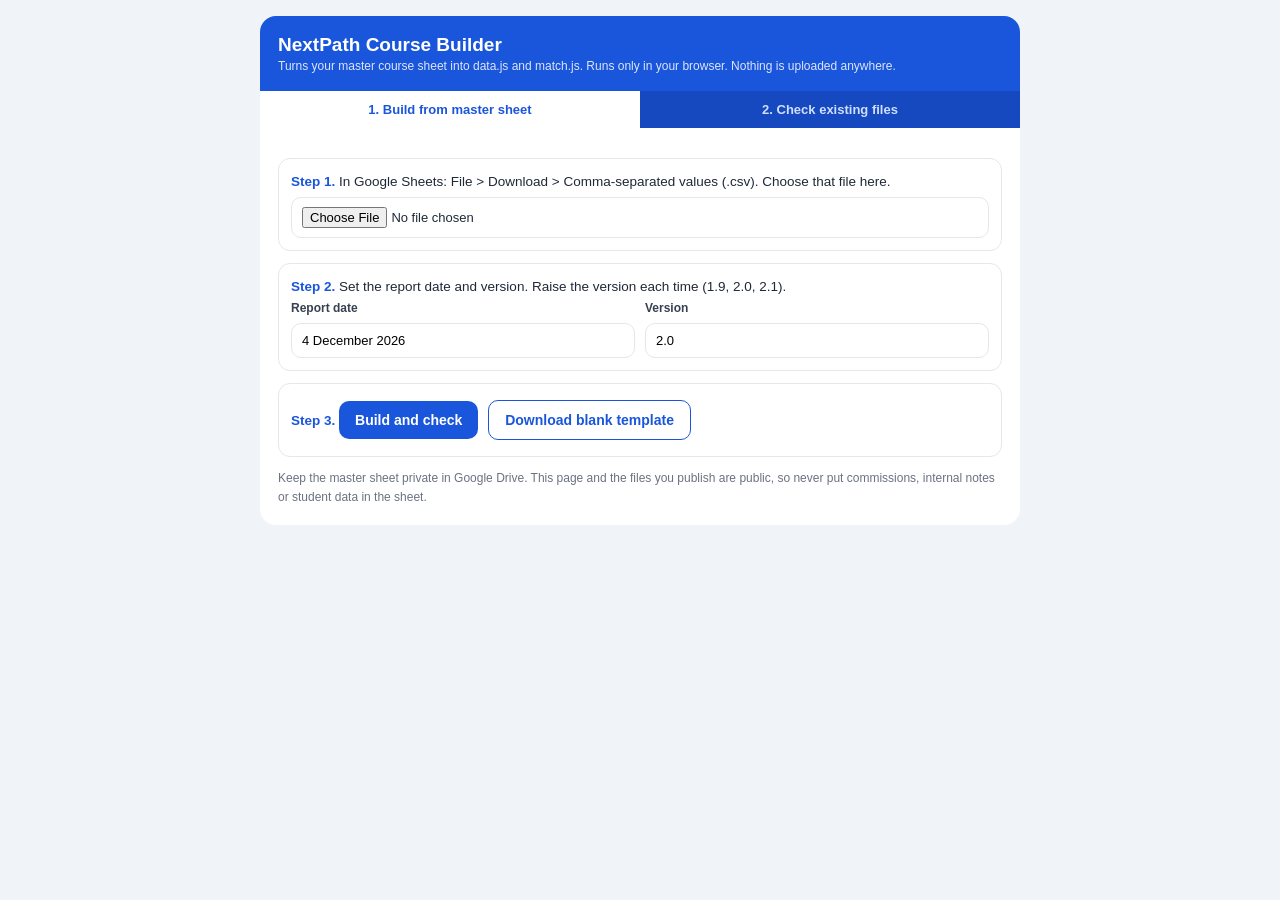
<file: admin/builder.html>
<!DOCTYPE html>
<html lang="en"><head><meta charset="UTF-8"><meta name="viewport" content="width=device-width,initial-scale=1">
<title>NextPath Course Builder</title>
<style>
*{box-sizing:border-box;margin:0;padding:0}body{font-family:-apple-system,'Segoe UI',sans-serif;background:#f0f4f8;color:#1f2937;padding:16px}
.w{max-width:760px;margin:0 auto}.hd{background:#1a56db;color:#fff;border-radius:16px 16px 0 0;padding:18px}.hd h1{font-size:19px}.hd p{font-size:12px;opacity:.85;margin-top:3px}
.tabs{display:flex;background:#1648c0}.tabs button{flex:1;padding:11px;border:0;background:none;color:#cfe0ff;font-weight:700;font-size:13px;cursor:pointer}.tabs button.on{background:#fff;color:#1a56db}
.bx{background:#fff;padding:18px;border-radius:0 0 16px 16px;font-size:13.5px;line-height:1.6}
.st{margin:12px 0;padding:12px;border:1.5px solid #e5e7eb;border-radius:12px}.st b{color:#1a56db}
input[type=text],input[type=file]{width:100%;padding:9px 10px;border:1.5px solid #e5e7eb;border-radius:10px;font-size:13px;margin-top:4px}
.row{display:flex;gap:10px}.row>div{flex:1}label{font-size:12px;font-weight:700;color:#374151}
.btn{padding:11px 16px;border:0;border-radius:10px;background:#1a56db;color:#fff;font-weight:700;cursor:pointer;font-size:14px;margin:4px 6px 4px 0}.btn.g{background:#16a34a}.btn.o{background:#fff;color:#1a56db;border:1.5px solid #1a56db}.btn:disabled{background:#cbd5e1;cursor:not-allowed}
.ok{background:#f0fdf4;border:1.5px solid #86efac;color:#166534;padding:10px;border-radius:10px;margin:8px 0}
.er{background:#fef2f2;border:1.5px solid #fca5a5;color:#991b1b;padding:10px;border-radius:10px;margin:8px 0}
.wn{background:#fffbeb;border:1.5px solid #fcd34d;color:#92400e;padding:10px;border-radius:10px;margin:8px 0}
.pd{background:#eff6ff;border:1.5px solid #93c5fd;color:#1e3a8a;padding:10px;border-radius:10px;margin:8px 0}
ul{margin:6px 0 0 18px;font-size:12.5px}textarea{width:100%;height:110px;font-size:12px;padding:8px;border:1.5px solid #e5e7eb;border-radius:10px;margin-top:6px}
.small{font-size:12px;color:#6b7280}
</style></head><body><div class="w">
<div class="hd"><h1>NextPath Course Builder</h1><p>Turns your master course sheet into data.js and match.js. Runs only in your browser. Nothing is uploaded anywhere.</p></div>
<div class="tabs"><button id="t1" class="on" onclick="tab(1)">1. Build from master sheet</button><button id="t2" onclick="tab(2)">2. Check existing files</button></div>
<div class="bx">
<div id="p1">
<div class="st"><b>Step 1.</b> In Google Sheets: File > Download > Comma-separated values (.csv). Choose that file here.
<input type="file" id="csv" accept=".csv,text/csv"></div>
<div class="st"><b>Step 2.</b> Set the report date and version. Raise the version each time (1.9, 2.0, 2.1).
<div class="row"><div><label>Report date</label><input type="text" id="rd"></div><div><label>Version</label><input type="text" id="rv" value="2.0"></div></div></div>
<div class="st"><b>Step 3.</b> <button class="btn" onclick="build()">Build and check</button> <button class="btn o" onclick="tpl()">Download blank template</button>
<div id="res"></div></div>
</div>
<div id="p2" style="display:none">
<div class="st">Choose your current <b>data.js</b> and <b>match.js</b> (for example after an AI tool edited them). This checks them for mistakes before you upload to GitHub.
<label style="display:block;margin-top:8px">data.js</label><input type="file" id="fd" accept=".js"><label style="display:block;margin-top:8px">match.js</label><input type="file" id="fm" accept=".js">
<button class="btn" onclick="chk()">Check files</button><div id="res2"></div></div>
</div>
<p class="small">Keep the master sheet private in Google Drive. This page and the files you publish are public, so never put commissions, internal notes or student data in the sheet.</p>
</div></div>
<script>
//CORE_START
const DEPT=["Medical & Health Sciences","Pharmacy & Life Sciences","Engineering & Architecture","Computer & IT","Management & Commerce","Law","Design, Media & Creative","Humanities, Education & Social Sciences","Hospitality, Aviation & Maritime","Agriculture, Environment & Sciences"];
const COLS=["id","status","department","subgroup","name","duration","risk_ignore_ai_low","risk_ignore_ai_high","risk_learn_ai_low","risk_learn_ai_high","evidence","pdf_listed","why_note","ai_takes_over","stays_human","ai_skill_to_learn","good_colleges","nextpath_admission","nextpath_partner_colleges","fees_note","personality","work_setting","subject","vision","streams","cost_cheapest_route","cost_typical","marks_needed","entrance","location","job_demand","career_path_only","backup_group"];
const EVW={Strong:"S",Moderate:"M",Estimate:"E"};
const PERS={analytical:"a",social:"s",creative:"c",organised:"o",organized:"o"};
const WORK={medical:"m",tech:"t",business:"b",creative:"c"};
const SUBJ={science:"s",maths:"m",math:"m",humanities:"h",commerce:"c"};
const VIS={financial:"f",impact:"i",freedom:"r",achievement:"a"};
const STR={pcb:"P",pcmb:"X",pcm:"M",commerce:"C",humanities:"H"};
const MARKS={"any":1,"55-70":2,"70-85":3,"85+":4};
const ENT={"none":"","neet must":"N","neet usual":"n","keam/jee":"E","clat/nata/uceed/nift/cuet":"O"};
const LOC={"kerala":"K","south india":"S","other states":"I"};
const GRP={"medical":"med","science & research":"sci","engineering":"eng","tech & it":"tech","business & commerce":"biz","law":"law","creative":"cre","education & social":"soc","humanities":"hum","hospitality":"hos","aviation":"avi","maritime":"mar","agriculture & environment":"agr"};
function norm(s){return String(s==null?"":s).trim();}
function low(s){return norm(s).toLowerCase().replace(/\s+/g," ");}
function parseCSV(t){t=String(t).replace(/^﻿/,"");const rows=[];let row=[],f="",q=false;
 for(let i=0;i<t.length;i++){const c=t[i];
  if(q){if(c==='"'){if(t[i+1]==='"'){f+='"';i++;}else q=false;}else f+=c;}
  else if(c==='"')q=true;else if(c===","){row.push(f);f="";}
  else if(c==="\n"||c==="\r"){if(c==="\r"&&t[i+1]==="\n")i++;row.push(f);f="";rows.push(row);row=[];}
  else f+=c;}
 if(f!==""||row.length){row.push(f);rows.push(row);}
 return rows.filter(r=>r.some(x=>norm(x)!==""));}
function toObjects(rows){const h=rows[0].map(low).map(x=>x.replace(/ /g,"_"));return rows.slice(1).map((r,i)=>{const o={_row:i+2};h.forEach((k,j)=>o[k]=norm(r[j]));return o;});}
function listOf(s){return norm(s)?norm(s).split(/[,;|]/).map(x=>low(x)).filter(Boolean):[];}
function slug(n){return low(n).replace(/[^a-z0-9]+/g,"-").replace(/^-+|-+$/g,"");}
function yes(s){return /^(yes|y|1|true)$/i.test(norm(s));}
function mapList(s,M,label,errs,at){const out=[];listOf(s).forEach(w=>{if(M[w]===undefined)errs.push(at+": unknown "+label+" '"+w+"'");else if(!out.includes(M[w]))out.push(M[w]);});return out.join("");}
function buildFromRows(objs,opt){const errors=[],warnings=[],pending=[],courses=[],match={},seen={};let hidden=0;
 objs.forEach(o=>{const at="Row "+o._row+(o.name?" ("+o.name+")":"");
  if(!o.name&&!o.id)return;
  if(/^hidden$/i.test(o.status)){hidden++;return;}
  if(!o.name){errors.push(at+": name is empty");return;}
  let id=o.id;if(!id){id=slug(o.name);warnings.push(at+": id was empty, used '"+id+"'");}
  if(!/^[a-z0-9]+(-[a-z0-9]+)*$/.test(id)){errors.push(at+": id '"+id+"' must be lowercase letters, digits and hyphens only");return;}
  if(seen[id]){errors.push(at+": duplicate id '"+id+"' (also row "+seen[id]+")");return;}seen[id]=o._row;
  const di=DEPT.findIndex(d=>low(d)===low(o.department).replace(/ and /g," & "));
  if(di<0){errors.push(at+": department '"+o.department+"' is not one of the 10 department names");return;}
  const nums=[o.risk_ignore_ai_low,o.risk_ignore_ai_high,o.risk_learn_ai_low,o.risk_learn_ai_high];
  const blank=nums.filter(x=>norm(x)==="").length;
  if(blank===4){pending.push({id:id,name:o.name,row:o._row});return;}
  if(blank>0){errors.push(at+": risk numbers are only partly filled");return;}
  const n=nums.map(Number);
  if(n.some(x=>isNaN(x)||x<0||x>100)){errors.push(at+": risk numbers must be 0 to 100");return;}
  if(n[0]>n[1]||n[2]>n[3]){errors.push(at+": a risk range has low above high");return;}
  if(n[3]>n[1])warnings.push(at+": 'learn AI' risk is higher than 'ignore AI' risk. Check.");
  let ev=EVW[Object.keys(EVW).find(k=>low(k)===low(o.evidence)||low(k)[0]===low(o.evidence))];
  if(!ev){if(norm(o.evidence)){errors.push(at+": evidence must be Strong, Moderate or Estimate");return;}ev="E";warnings.push(at+": evidence empty, set to Estimate");}
  if(!o.ai_takes_over||!o.stays_human||!o.ai_skill_to_learn){errors.push(at+": ai_takes_over, stays_human and ai_skill_to_learn are required");return;}
  if(!o.good_colleges)warnings.push(at+": good_colleges is empty");
  const c={id:id,d:di,s:o.subgroup,n:o.name,y:o.duration,r:[n[0],n[1]],a:[n[2],n[3]],c:ev,p:yes(o.pdf_listed)?1:0,note:o.why_note,t:o.ai_takes_over,h:o.stays_human,k:o.ai_skill_to_learn,u:o.good_colleges};
  if(yes(o.nextpath_admission)){c.na=1;if(!o.nextpath_partner_colleges)warnings.push(at+": NextPath admission is Yes but partner colleges are empty");}
  if(o.nextpath_partner_colleges)c.np=o.nextpath_partner_colleges;
  if(o.fees_note)c.fee=o.fees_note;
  const e=[];const m={};
  m.p=mapList(o.personality,PERS,"personality",e,at);m.e=mapList(o.work_setting,WORK,"work_setting",e,at);m.sj=mapList(o.subject,SUBJ,"subject",e,at);m.v=mapList(o.vision,VIS,"vision",e,at);
  const career=yes(o.career_path_only);
  const sl=listOf(o.streams);m.st=sl.includes("any")?"PXMCH":mapList(o.streams,STR,"streams",e,at);
  const b1=parseInt(o.cost_cheapest_route),b2=parseInt(o.cost_typical);
  m.b=[b1,b2];m.m=MARKS[low(o.marks_needed)];
  m.ex=ENT[low(o.entrance||"none")];m.g=GRP[low(o.backup_group)];m.loc=LOC[low(o.location||"kerala")];m.dm=norm(o.job_demand)===""?3:parseInt(o.job_demand);
  if(!career){
   if(!m.p)e.push(at+": personality needs at least one of analytical, social, creative, organised");
   if(!m.st)e.push(at+": streams is required (PCB, PCMB, PCM, Commerce, Humanities or Any)");
   if(!(b1>=1&&b1<=4&&b2>=1&&b2<=4))e.push(at+": cost_cheapest_route and cost_typical must be 1 to 4");
   else if(b2<b1)e.push(at+": cost_typical cannot be lower than cost_cheapest_route");
   if(m.m===undefined)e.push(at+": marks_needed must be Any, 55-70, 70-85 or 85+");
   if(m.ex===undefined)e.push(at+": entrance is not recognised");
   if(m.g===undefined)e.push(at+": backup_group is not recognised");
   if(m.loc===undefined)e.push(at+": location must be Kerala, South India or Other states");
   if(!(m.dm>=1&&m.dm<=5))e.push(at+": job_demand must be 1 to 5");
  }else{m.skip=1;if(!m.st)m.st="PXMCH";if(!(b1>=1))m.b=[1,1];if(m.m===undefined)m.m=1;if(m.ex===undefined)m.ex="";if(m.g===undefined)m.g="";if(m.loc===undefined)m.loc="K";if(!(m.dm>=1))m.dm=3;}
  if(e.length){e.forEach(x=>errors.push(x));return;}
  match[id]=m;courses.push(c);});
 const gc={};courses.forEach(c=>{const m=match[c.id];if(m&&!m.skip)gc[m.g]=(gc[m.g]||0)+1;});
 const GN={med:"Medical",sci:"Science & Research",eng:"Engineering",tech:"Tech & IT",biz:"Business & Commerce",law:"Law",cre:"Creative",soc:"Education & Social",hum:"Humanities",hos:"Hospitality",aviation:"",avi:"Aviation",mar:"Maritime",agr:"Agriculture & Environment"};
 Object.keys(gc).forEach(g=>{if(gc[g]<3)warnings.push("Only "+gc[g]+" active course(s) in backup group '"+(GN[g]||g)+"'. Students matched there will see few or no backup options.");});
 DEPT.forEach((d,i)=>{if(!courses.some(c=>c.d===i))warnings.push("Department '"+d+"' has no active courses, so it will not appear in the report.");});
 if(courses.filter(c=>!(match[c.id]||{}).skip).length<15)warnings.push("Fewer than 15 recommendable courses. The finder works best with a wide list. Consider keeping more courses Active.");
 const order=[];courses.forEach(c=>{const k=c.d+"|"+c.s;if(!order.includes(k))order.push(k);});
 courses.sort((a,b)=>a.d-b.d||order.indexOf(a.d+"|"+a.s)-order.indexOf(b.d+"|"+b.s));
 return{errors:errors,warnings:warnings,pending:pending,hidden:hidden,courses:courses,match:match,dataJs:makeDataJs(courses,opt),matchJs:makeMatchJs(courses,match)};}
function makeDataJs(courses,opt){return 'const REPORT={date:"'+opt.date+'",version:"'+opt.version+'"};\nconst DEPTS='+JSON.stringify(DEPT)+';\nconst COURSES=[\n'+courses.map(c=>JSON.stringify(c)).join(",\n")+'\n];\n';}
function makeMatchJs(courses,match){const o={};courses.forEach(c=>o[c.id]=match[c.id]);return '// NextPath Career Compass matching data. Generated by admin/builder.html from the master sheet. Edit the sheet, not this file.\nconst MATCH='+JSON.stringify(o)+';\n';}
function checkFiles(COURSES,MATCH){const errors=[],warnings=[],seen={};
 COURSES.forEach((c,i)=>{const at="Course "+(c.id||("#"+(i+1)));
  if(!c.id||!/^[a-z0-9]+(-[a-z0-9]+)*$/.test(c.id))errors.push(at+": bad id");
  if(seen[c.id])errors.push(at+": duplicate id");seen[c.id]=1;
  if(!(c.d>=0&&c.d<=9))errors.push(at+": department number must be 0 to 9");
  ["n","t","h","k"].forEach(k=>{if(!c[k])errors.push(at+": '"+k+"' is empty");});
  [c.r,c.a].forEach(r=>{if(!Array.isArray(r)||r.length!==2||r[0]>r[1]||r[0]<0||r[1]>100)errors.push(at+": risk range invalid");});
  if(!["S","M","E"].includes(c.c))errors.push(at+": evidence must be S, M or E");
  if(c.a&&c.r&&c.a[1]>c.r[1])warnings.push(at+": learn-AI risk higher than ignore-AI risk");
  const m=MATCH[c.id];if(!m){errors.push(at+": no entry in match.js (the finder will ignore it)");return;}
  if(!m.skip){if(!m.p)errors.push(at+": match personality empty");if(!m.st||/[^PXMCH]/.test(m.st))errors.push(at+": match streams invalid");
   if(!Array.isArray(m.b)||m.b.length!==2||m.b[0]<1||m.b[1]>4||m.b[1]<m.b[0])errors.push(at+": match cost tiers invalid");
   if(!(m.m>=1&&m.m<=4))errors.push(at+": match marks band invalid");if(!["","N","n","E","O"].includes(m.ex))errors.push(at+": match entrance invalid");
   if(!["med","sci","eng","tech","biz","law","cre","soc","hum","hos","avi","mar","agr"].includes(m.g))errors.push(at+": match backup group invalid");
   if(!["K","S","I"].includes(m.loc))errors.push(at+": match location invalid");if(!(m.dm>=1&&m.dm<=5))errors.push(at+": match demand invalid");}});
 Object.keys(MATCH).forEach(k=>{if(!seen[k])warnings.push("match.js has '"+k+"' but data.js has no such course");});
 return{errors:errors,warnings:warnings};}
//CORE_END

const $=id=>document.getElementById(id);
$("rd").value=new Date().toLocaleDateString("en-GB",{day:"numeric",month:"long",year:"numeric"});
function tab(n){$("p1").style.display=n==1?"block":"none";$("p2").style.display=n==2?"block":"none";$("t1").className=n==1?"on":"";$("t2").className=n==2?"on":"";}
function esc(s){return String(s).replace(/&/g,"&amp;").replace(/</g,"&lt;");}
function list(a,cls,title){return a.length?`<div class="${cls}"><b>${title} (${a.length})</b><ul>${a.slice(0,60).map(x=>"<li>"+esc(x)+"</li>").join("")}${a.length>60?"<li>...and "+(a.length-60)+" more</li>":""}</ul></div>`:"";}
function dl(name,text){const a=document.createElement("a");a.href=URL.createObjectURL(new Blob([text],{type:"text/javascript"}));a.download=name;document.body.appendChild(a);a.click();a.remove();}
let OUT=null;
function build(){const f=$("csv").files[0];if(!f){$("res").innerHTML='<div class="er">Choose the CSV file first.</div>';return;}
 const r=new FileReader();r.onload=()=>{let rows;try{rows=parseCSV(r.result);}catch(e){$("res").innerHTML='<div class="er">Could not read the CSV.</div>';return;}
  const miss=COLS.filter(c=>!rows[0].map(low).map(x=>x.replace(/ /g,"_")).includes(c));
  if(miss.length){$("res").innerHTML='<div class="er"><b>These columns are missing from the sheet:</b> '+esc(miss.join(", "))+'. Use the blank template for the exact column names.</div>';return;}
  OUT=buildFromRows(toObjects(rows),{date:$("rd").value.trim(),version:$("rv").value.trim()});
  let h="";
  if(!OUT.errors.length)h+=`<div class="ok"><b>Ready.</b> ${OUT.courses.length} courses will be published${OUT.hidden?", "+OUT.hidden+" hidden":""}.</div>`;
  h+=list(OUT.errors,"er","Fix these in the sheet, then build again");
  h+=list(OUT.warnings,"wn","Check these (not blocking)");
  if(OUT.pending.length){const names=OUT.pending.map(p=>"- "+p.name+" (id: "+p.id+")").join("\n");
   h+=`<div class="pd"><b>${OUT.pending.length} courses have no AI-risk numbers yet, so they are left out.</b> Copy this list into your AI tool with the command RESEARCH RISK from the maintenance guide, paste the numbers back into the sheet, then build again.<textarea readonly>${esc(names)}</textarea></div>`;}
  if(!OUT.errors.length&&OUT.courses.length){h+='<button class="btn g" onclick="dl(\'data.js\',OUT.dataJs)">Download data.js</button><button class="btn g" onclick="dl(\'match.js\',OUT.matchJs)">Download match.js</button><div class="small">Upload both to GitHub, replacing the old ones.</div>';}
  $("res").innerHTML=h;};r.readAsText(f);}
function readFile(inp){return new Promise((ok,no)=>{const f=inp.files[0];if(!f)return no("missing");const r=new FileReader();r.onload=()=>ok(r.result);r.readAsText(f);});}
async function chk(){try{const d=await readFile($("fd")),m=await readFile($("fm"));
  const C=new Function(d.replace(/\bconst /g,"var ")+";return COURSES;")(),M=new Function(m.replace(/\bconst /g,"var ")+";return MATCH;")();
  const r=checkFiles(C,M);$("res2").innerHTML=(r.errors.length?"":`<div class="ok"><b>Passed.</b> ${C.length} courses, no blocking errors.</div>`)+list(r.errors,"er","Errors")+list(r.warnings,"wn","Warnings");}
 catch(e){$("res2").innerHTML='<div class="er">Choose both files. If you did, one of them has a syntax error: '+esc(e.message||e)+'</div>';}}
function tpl(){const ex=["example-course-name","Active","Computer & IT","Software & programming","Example Course Name","3 yrs","40","55","18","28","Estimate","No","One or two sentences on why AI affects this course.","What AI is good at in this field","What stays human","AI skill to learn","Good colleges to study at","Yes","NextPath partner colleges","Fee range per year","analytical, creative","tech","maths","financial","Any","1","2","Any","None","Kerala","3","No","Tech & IT"];
 const q=s=>'"'+String(s).replace(/"/g,'""')+'"';const t=COLS.join(",")+"\n"+ex.map(q).join(",")+"\n";
 const a=document.createElement("a");a.href=URL.createObjectURL(new Blob([t],{type:"text/csv"}));a.download="course-master-blank.csv";document.body.appendChild(a);a.click();a.remove();}
</script></body></html>
</file>
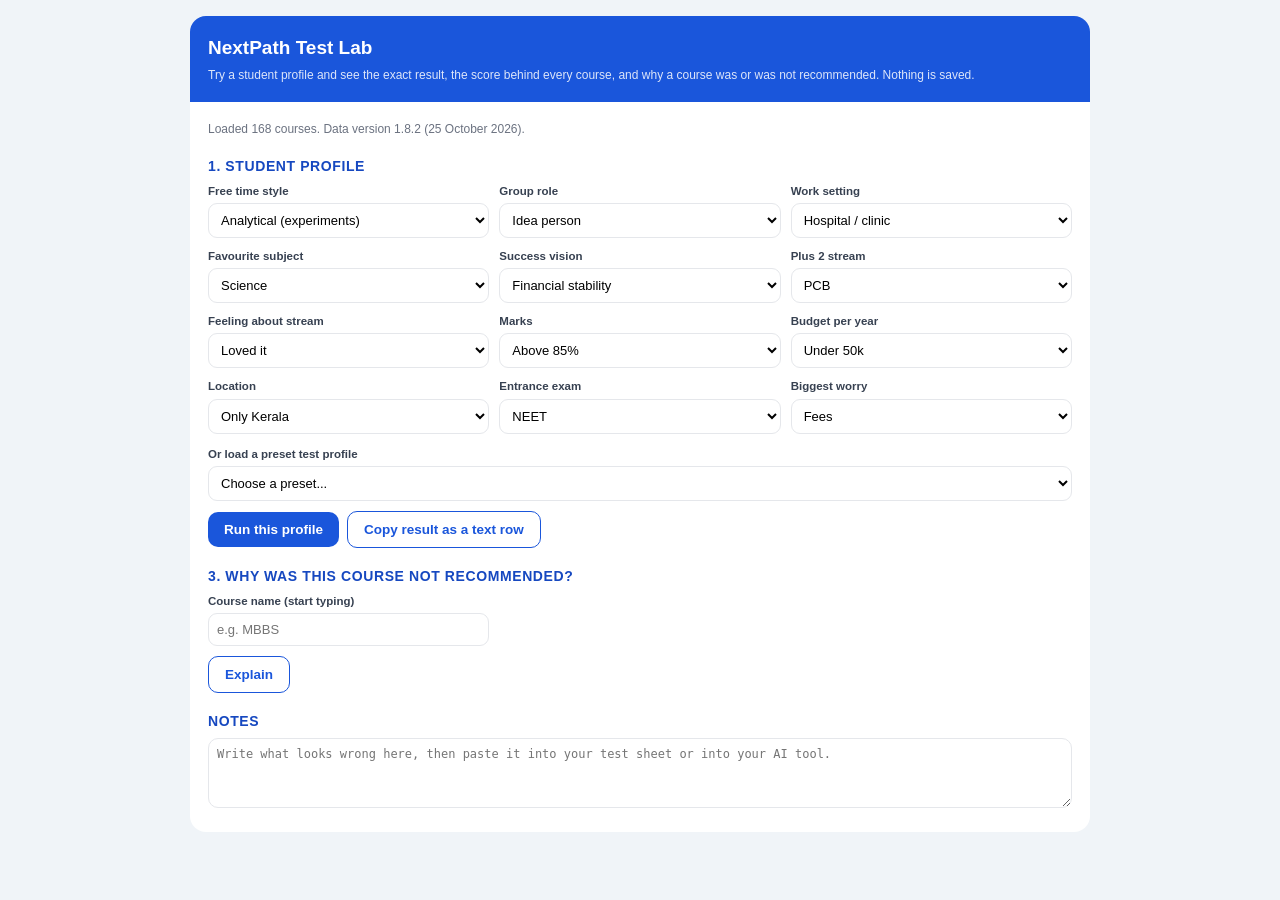
<file: admin/test-lab.html>
<!DOCTYPE html>
<html lang="en"><head><meta charset="UTF-8"><meta name="viewport" content="width=device-width,initial-scale=1">
<title>NextPath Test Lab</title>
<style>
*{box-sizing:border-box;margin:0;padding:0}body{font-family:-apple-system,'Segoe UI',sans-serif;background:#f0f4f8;color:#1f2937;padding:16px;font-size:13.5px;line-height:1.5}
.w{max-width:900px;margin:0 auto}.hd{background:#1a56db;color:#fff;border-radius:16px 16px 0 0;padding:18px}.hd h1{font-size:19px}.hd p{font-size:12px;opacity:.85;margin-top:3px}
.bx{background:#fff;padding:18px;border-radius:0 0 16px 16px}
.g{display:grid;grid-template-columns:repeat(auto-fill,minmax(210px,1fr));gap:10px}label{font-size:11.5px;font-weight:700;color:#374151;display:block;margin-bottom:3px}
select,input{width:100%;padding:8px;border:1.5px solid #e5e7eb;border-radius:9px;font-size:13px;background:#fff}
.btn{padding:10px 16px;border:0;border-radius:10px;background:#1a56db;color:#fff;font-weight:700;cursor:pointer;font-size:13.5px;margin:10px 8px 0 0}.btn.o{background:#fff;color:#1a56db;border:1.5px solid #1a56db}
h2{font-size:14px;color:#1648c0;margin:18px 0 6px;text-transform:uppercase;letter-spacing:.6px}
.card{border:1.5px solid #e5e7eb;border-radius:12px;padding:12px;margin:8px 0}.card.top{border-color:#1a56db;background:#f5f9ff}
.good{color:#166534}.warn{color:#92400e}.bad{color:#b91c1c}
table{width:100%;border-collapse:collapse;font-size:12px}th,td{padding:5px 6px;border-bottom:1px solid #eef0f3;text-align:left}th{background:#f3f4f6}
.pos{color:#166534}.neg{color:#b91c1c}.sm{font-size:12px;color:#6b7280}textarea{width:100%;height:70px;font-size:12px;padding:8px;border:1.5px solid #e5e7eb;border-radius:10px}
.pill{display:inline-block;background:#eff6ff;color:#1a56db;border-radius:12px;padding:2px 8px;font-size:11px;margin:2px 4px 2px 0}
</style></head><body><div class="w">
<div class="hd"><h1>NextPath Test Lab</h1><p>Try a student profile and see the exact result, the score behind every course, and why a course was or was not recommended. Nothing is saved.</p></div>
<div class="bx">
<div id="status" class="sm"></div>
<h2>1. Student profile</h2>
<div class="g" id="form"></div>
<label style="margin-top:12px">Or load a preset test profile</label>
<select id="preset" onchange="loadPreset()"><option value="">Choose a preset...</option></select>
<button class="btn" onclick="run()">Run this profile</button><button class="btn o" onclick="copyRow()">Copy result as a text row</button>
<div id="out"></div>
<h2>3. Why was this course not recommended?</h2>
<div class="g"><div><label>Course name (start typing)</label><input id="why" list="cl" placeholder="e.g. MBBS"></div></div>
<button class="btn o" onclick="explain()">Explain</button>
<datalist id="cl"></datalist><div id="exp"></div>
<h2>Notes</h2><textarea id="notes" placeholder="Write what looks wrong here, then paste it into your test sheet or into your AI tool."></textarea>
</div></div>
<script src="../data.js"></script><script src="../match.js"></script><script src="../engine.js"></script>
<script>
const $=id=>document.getElementById(id);
const F=[
[0,"Free time style",[["analytical","Analytical (experiments)"],["social","Social (people)"],["creative","Creative"],["organized","Organised"]]],
[1,"Group role",[["creative","Idea person"],["analytical","Researcher"],["social","Communicator"],["organized","Executor"]]],
[2,"Work setting",[["medical","Hospital / clinic"],["tech","Tech company"],["business","Office / business"],["creative","Creative field"]]],
[3,"Favourite subject",[["science","Science"],["math","Maths"],["humanities","Humanities"],["commerce","Commerce"]]],
[4,"Success vision",[["financial","Financial stability"],["impact","Meaningful work"],["freedom","Freedom"],["achievement","Achievement"]]],
[5,"Plus 2 stream",[["P","PCB"],["X","PCMB"],["M","PCM"],["C","Commerce"],["H","Humanities"]]],
[6,"Feeling about stream",[["stream_love","Loved it"],["stream_forced","Forced"],["stream_mixed","Mixed"],["stream_lost","No idea"]]],
[7,"Marks",[["high","Above 85%"],["medium","70-85%"],["low","55-70%"],["very_low","Below 55%"]]],
[8,"Budget per year",[["budget_low","Under 50k"],["budget_mid","50k-2L"],["budget_high","2L-5L"],["budget_premium","Above 5L"]]],
[9,"Location",[["kerala","Only Kerala"],["south","South India"],["india","Anywhere in India"],["abroad","Abroad"]]],
[10,"Entrance exam",[["N","NEET"],["E","KEAM / JEE"],["O","CLAT/NATA/UCEED/NIFT/CUET"],["none","None"]]],
[13,"Biggest worry",[["fees","Fees"],["jobs","Job prospects"],["parents","Parents"],["wrong_choice","Wrong choice"]]]];
const PRESETS={
"01 PCB, top marks, premium budget, NEET, medical":{"0": "analytical", "1": "social", "2": "medical", "3": "science", "4": "impact", "5": "P", "6": "stream_love", "7": "high", "8": "budget_premium", "9": "india", "10": "N", "13": "wrong_choice"},
"02 PCB, stream forced, wants tech, medium marks":{"0": "analytical", "1": "analytical", "2": "tech", "3": "math", "4": "financial", "5": "P", "6": "stream_forced", "7": "medium", "8": "budget_mid", "9": "kerala", "10": "none", "13": "jobs"},
"03 PCB, low marks, low budget, caring":{"0": "social", "1": "social", "2": "medical", "3": "science", "4": "impact", "5": "P", "6": "stream_love", "7": "low", "8": "budget_low", "9": "kerala", "10": "none", "13": "fees"},
"04 Commerce, medium marks, low budget, finance":{"0": "organized", "1": "organized", "2": "business", "3": "commerce", "4": "financial", "5": "C", "6": "stream_love", "7": "medium", "8": "budget_low", "9": "kerala", "10": "none", "13": "jobs"},
"05 Humanities, low marks, low budget, creative":{"0": "creative", "1": "creative", "2": "creative", "3": "humanities", "4": "freedom", "5": "H", "6": "stream_mixed", "7": "low", "8": "budget_low", "9": "kerala", "10": "none", "13": "parents"},
"06 PCM, top marks, engineering, KEAM":{"0": "analytical", "1": "analytical", "2": "tech", "3": "math", "4": "financial", "5": "M", "6": "stream_love", "7": "high", "8": "budget_high", "9": "south", "10": "E", "13": "jobs"},
"07 PCMB, no idea, top marks, NEET":{"0": "social", "1": "organized", "2": "business", "3": "science", "4": "impact", "5": "X", "6": "stream_lost", "7": "high", "8": "budget_high", "9": "india", "10": "N", "13": "wrong_choice"},
"08 PCB, medium marks, mid budget, NEET, wants doctor":{"0": "social", "1": "analytical", "2": "medical", "3": "science", "4": "impact", "5": "P", "6": "stream_love", "7": "medium", "8": "budget_mid", "9": "kerala", "10": "N", "13": "wrong_choice"},
"09 PCB, top marks, low budget, NEET, govt seat only":{"0": "analytical", "1": "social", "2": "medical", "3": "science", "4": "impact", "5": "P", "6": "stream_love", "7": "high", "8": "budget_low", "9": "kerala", "10": "N", "13": "fees"},
"10 PCM, medium marks, creative, mid budget":{"0": "creative", "1": "creative", "2": "creative", "3": "math", "4": "freedom", "5": "M", "6": "stream_mixed", "7": "medium", "8": "budget_mid", "9": "south", "10": "none", "13": "parents"},
"11 PCM, low marks, low budget, practical":{"0": "organized", "1": "analytical", "2": "tech", "3": "math", "4": "financial", "5": "M", "6": "stream_love", "7": "low", "8": "budget_low", "9": "kerala", "10": "none", "13": "fees"},
"12 PCMB, top marks, wants engineering but family wants medicine":{"0": "analytical", "1": "analytical", "2": "tech", "3": "math", "4": "financial", "5": "X", "6": "stream_love", "7": "high", "8": "budget_high", "9": "india", "10": "E", "13": "parents"},
"13 Commerce, top marks, high budget, achievement":{"0": "organized", "1": "social", "2": "business", "3": "commerce", "4": "achievement", "5": "C", "6": "stream_love", "7": "high", "8": "budget_premium", "9": "india", "10": "O", "13": "wrong_choice"},
"14 Commerce, low marks, low budget, social":{"0": "social", "1": "social", "2": "business", "3": "commerce", "4": "impact", "5": "C", "6": "stream_forced", "7": "low", "8": "budget_low", "9": "kerala", "10": "none", "13": "jobs"},
"15 Commerce, medium marks, creative":{"0": "creative", "1": "creative", "2": "creative", "3": "commerce", "4": "freedom", "5": "C", "6": "stream_forced", "7": "medium", "8": "budget_mid", "9": "kerala", "10": "none", "13": "parents"},
"16 Humanities, top marks, law and public service":{"0": "social", "1": "analytical", "2": "business", "3": "humanities", "4": "achievement", "5": "H", "6": "stream_love", "7": "high", "8": "budget_mid", "9": "india", "10": "O", "13": "jobs"},
"17 Humanities, medium marks, helping people":{"0": "social", "1": "social", "2": "business", "3": "humanities", "4": "impact", "5": "H", "6": "stream_love", "7": "medium", "8": "budget_low", "9": "kerala", "10": "none", "13": "fees"},
"18 PCB, very low marks, low budget":{"0": "organized", "1": "social", "2": "medical", "3": "science", "4": "financial", "5": "P", "6": "stream_mixed", "7": "very_low", "8": "budget_low", "9": "kerala", "10": "none", "13": "fees"},
"19 PCM, high marks, abroad, high budget, tech":{"0": "analytical", "1": "creative", "2": "tech", "3": "math", "4": "freedom", "5": "M", "6": "stream_love", "7": "high", "8": "budget_premium", "9": "abroad", "10": "none", "13": "wrong_choice"},
"20 PCMB, medium marks, lost, mid budget":{"0": "organized", "1": "social", "2": "business", "3": "science", "4": "financial", "5": "X", "6": "stream_lost", "7": "medium", "8": "budget_mid", "9": "south", "10": "none", "13": "wrong_choice"}};
let last=null;
function init(){$("status").textContent=typeof COURSES==="undefined"||typeof MATCH==="undefined"||typeof scoreAll==="undefined"?"Could not load data.js, match.js or engine.js. Keep this file inside the admin folder next to the main files.":"Loaded "+COURSES.length+" courses. Data version "+REPORT.version+" ("+REPORT.date+").";
 $("form").innerHTML=F.map(f=>`<div><label>${f[1]}</label><select id="a${f[0]}">${f[2].map(o=>`<option value="${o[0]}">${o[1]}</option>`).join("")}</select></div>`).join("");
 $("preset").innerHTML+=Object.keys(PRESETS).map(k=>`<option>${k}</option>`).join("");
 $("cl").innerHTML=COURSES.map(c=>`<option value="${c.n.replace(/"/g,"&quot;")}">`).join("");}
function getAns(){const a={};F.forEach(f=>a[f[0]]=$("a"+f[0]).value);return a;}
function loadPreset(){const p=PRESETS[$("preset").value];if(!p)return;Object.keys(p).forEach(k=>$("a"+k).value=p[k]);run();}
function lines(r,u){return fitLines(r,u).map(l=>`<div class="${l.t}">${l.t==="good"?"OK":l.t==="warn"?"Note":"Problem"}: ${l.x}</div>`).join("");}
function run(){const ans=getAns();const {u,all}=scoreAll(ans);const top=pickTop(all,3);const used=new Set(top.map(r=>r.c.id));last={ans:ans,top:top,u:u,all:all,backups:[]};
 let h="<h2>2. Result</h2>";
 top.forEach((r,i)=>{const bk=backupsFor(r,all,used,2);last.backups.push(bk.map(b=>b.c.n));
  h+=`<div class="card ${i===0?"top":""}"><b>${i+1}. ${r.c.n}</b> <span class="sm">score ${r.s.toFixed(1)} | AI risk with skills ${r.c.a[0]}-${r.c.a[1]}%${r.c.na?" | NextPath admission":""}</span><div>${r.why.map(w=>`<span class="pill">${w}</span>`).join("")}</div>${lines(r,u)}<div class="sm" style="margin-top:6px"><b>Backups:</b> ${bk.length?bk.map(b=>b.c.n+" ("+b.s.toFixed(1)+")").join(", "):"none found"}</div></div>`;});
 if(!top.length)h+='<div class="card bad">No course passed the filters for this profile.</div>';
 const rows=all.slice().sort((a,b)=>b.s-a.s).slice(0,25);
 h+=`<h2>Top 25 courses by score</h2><table><tr><th>#</th><th>Course</th><th>Score</th><th>Status</th></tr>${rows.map((r,i)=>`<tr><td>${i+1}</td><td>${r.c.n}</td><td>${r.s.toFixed(1)}</td><td>${r.hard?(r.soft.length?"stretch ("+r.soft.join(", ")+")":"eligible"):"<span class='neg'>not eligible</span>"}</td></tr>`).join("")}</table><p class="sm">${all.filter(r=>r.hard).length} of ${all.length} scored courses are eligible for this student.</p>`;
 $("out").innerHTML=h;}
function explain(){if(!last){$("exp").innerHTML="<p class='sm'>Run a profile first.</p>";return;}const q=$("why").value.trim().toLowerCase();const r=last.all.find(x=>x.c.n.toLowerCase()===q)||last.all.find(x=>x.c.n.toLowerCase().includes(q));
 if(!r){const c=COURSES.find(x=>x.n.toLowerCase().includes(q));$("exp").innerHTML=c?"<p class='sm'>"+c.n+" is not scored. It is marked as a career path (skip) or has no entry in match.js.</p>":"<p class='sm'>No course found with that name.</p>";return;}
 const rank=last.all.slice().sort((a,b)=>b.s-a.s).findIndex(x=>x===r)+1;
 $("exp").innerHTML=`<div class="card"><b>${r.c.n}</b> ranks ${rank} of ${last.all.length}. Total score ${r.s.toFixed(1)}.${r.hard?"":" <span class='bad'>Removed because the student is not eligible.</span>"}<table><tr><th>Part</th><th>Points</th></tr>${r.parts.map(p=>`<tr><td>${p[0]}</td><td class="${p[1]>=0?"pos":"neg"}">${p[1]>=0?"+":""}${p[1].toFixed(1)}</td></tr>`).join("")}</table>${lines(r,last.u)}</div>`;}
function copyRow(){if(!last){return;}const t=[$("preset").value||"custom profile",JSON.stringify(last.ans),last.top.map(r=>r.c.n).join(" | "),last.backups.map(b=>b.join(" / ")).join(" | "),REPORT.version].join("\t");navigator.clipboard.writeText(t).then(()=>alert("Copied. Paste it into your test sheet."));}
init();
</script></body></html>
</file>
<file: style.css>
*{box-sizing:border-box;margin:0;padding:0}
body{font-family:-apple-system,BlinkMacSystemFont,'Segoe UI',sans-serif;background:#f0f4f8;min-height:100vh;display:flex;align-items:flex-start;justify-content:center;padding:20px}
.container{width:100%;max-width:520px}
.header{background:#0071bc;border-radius:16px 16px 0 0;padding:20px 20px 16px;text-align:center}
.header img{height:42px;filter:brightness(0) invert(1);margin-bottom:8px;display:block;margin-left:auto;margin-right:auto}
.header h1{font-size:18px;color:#fff;margin-bottom:3px}
.header p{font-size:13px;color:rgba(255,255,255,0.85)}
.progress-bar{background:#0071bc;padding:10px 20px}
.progress-track{background:rgba(255,255,255,0.3);border-radius:10px;height:5px;overflow:hidden}
.progress-fill{background:white;height:100%;border-radius:10px;transition:width .4s ease}
.progress-text{color:rgba(255,255,255,0.85);font-size:12px;margin-top:5px}
.section-label{background:#005d9b;color:rgba(255,255,255,0.9);padding:7px 20px 14px;font-size:11px;font-weight:700;letter-spacing:.8px;text-transform:uppercase}
.card{background:white;border-radius:0 0 16px 16px;padding:22px 20px;box-shadow:0 4px 20px rgba(0,0,0,0.08)}
.question{font-size:16px;font-weight:700;color:#1a1a2e;margin-bottom:5px;line-height:1.4}
.question-sub{font-size:13px;color:#6b7280;margin-bottom:16px}
.options{display:flex;flex-direction:column;gap:9px}
.option{border:1.5px solid #e5e7eb;border-radius:12px;padding:12px 14px;cursor:pointer;transition:all .2s;display:flex;align-items:center;gap:11px}
.option.is-pressed,.option.selected{border-color:#0071bc;background:#eff6ff}
.option-icon{width:34px;height:34px;border-radius:9px;background:#f3f4f6;display:flex;align-items:center;justify-content:center;font-size:17px;flex-shrink:0}
.option.selected .option-icon{background:#dbeafe}
.option-text{font-size:14px;color:#374151;line-height:1.4;font-weight:500}
.option-sub{font-size:12px;color:#9ca3af;margin-top:2px;font-weight:400}
.text-input{width:100%;border:1.5px solid #e5e7eb;border-radius:12px;padding:12px 14px;font-size:14px;color:#374151;outline:none;background:white}
.text-input:focus{border-color:#0071bc}
.nav{display:flex;gap:10px;margin-top:18px}
.btn{flex:1;padding:13px;border-radius:12px;border:none;font-size:15px;font-weight:600;cursor:pointer}
.btn-back{background:#f3f4f6;color:#6b7280;flex:.35}
.btn-next{background:#0071bc;color:white}
.error{color:#dc2626;font-size:12px;margin-top:8px;display:none}
.form-label{font-size:12px;font-weight:600;color:#374151;margin-bottom:5px;display:block}
.form-label span{color:#dc2626}
.course-grid{display:grid;grid-template-columns:1fr 1fr;gap:8px;margin-top:4px}
.course-btn{border:1.5px solid #e5e7eb;border-radius:10px;padding:10px 8px;cursor:pointer;text-align:center;font-size:12px;font-weight:500;color:#374151;background:white;line-height:1.3;position:relative}
.course-btn.is-pressed,.course-btn.selected{border-color:#0071bc;background:#eff6ff;color:#0071bc}
.course-btn.selected{font-weight:700}
.course-btn.selected::after{content:"\2713";position:absolute;top:4px;right:6px;font-size:10px}
.course-btn-other{grid-column:1/-1}
.selected-count{font-size:12px;color:#0071bc;font-weight:600;margin-top:8px}
.result-header{text-align:center;margin-bottom:14px}
.result-logo{height:30px;margin-bottom:10px}
.result-header h2{font-size:19px;font-weight:700;color:#1a1a2e;margin-bottom:5px}
.result-header p{font-size:13px;color:#6b7280}
.student-summary{background:#f8faff;border:1.5px solid #dbeafe;border-radius:12px;padding:12px 14px;margin-bottom:14px}
.student-name{font-size:15px;font-weight:700;color:#0071bc;margin-bottom:3px}
.student-sub{font-size:12px;color:#6b7280}
.stream-note{background:#fff8e1;border:1.5px solid #ffd54f;border-radius:10px;padding:10px 12px;margin-bottom:12px;font-size:12px;color:#7b5800;line-height:1.5}
.sec-title{font-size:12px;font-weight:700;letter-spacing:.7px;text-transform:uppercase;color:#005d9b;margin:18px 0 8px}
.course-card{border:1.5px solid #e5e7eb;border-radius:12px;padding:14px;margin-bottom:12px}
.course-card.top{border-color:#0071bc;background:#f5f9ff}
.badge{background:#0071bc;color:#fff;font-size:11px;font-weight:700;padding:3px 10px;border-radius:20px;display:inline-block;margin-bottom:7px}
.course-name{font-size:15px;font-weight:700;color:#1a1a2e;margin-bottom:2px}
.course-yrs{font-size:12px;color:#6b7280;margin-bottom:6px}
.why{font-size:13px;color:#4b5563;line-height:1.5;margin-bottom:8px}
.why div{margin:2px 0}
.fit{font-size:12px;line-height:1.45;margin:8px 0;padding:8px 10px;background:#f9fafb;border-radius:8px}
.fit div{margin:2px 0}
.good{color:#166534}.warn{color:#92400e}.bad{color:#b91c1c}
.risk{margin-top:8px;background:#fff;border:1px solid #e5e7eb;border-radius:10px;padding:9px 10px}
.risk-h{display:flex;justify-content:space-between;font-size:11px;font-weight:700;color:#4b5563;margin-bottom:5px}
.ev{font-size:10px;font-weight:700;padding:2px 7px;border-radius:10px}
.ev-s{background:#dcfce7;color:#166534}.ev-m{background:#fef9c3;color:#854d0e}.ev-e{background:#f3f4f6;color:#4b5563}
.rb{margin:4px 0}.rl{display:flex;justify-content:space-between;font-size:11px;color:#6b7280;font-weight:600;margin-bottom:2px}.rl b{color:#111}
.rk{height:8px;background:#e5e7eb;border-radius:8px;position:relative;overflow:hidden}.rf{position:absolute;top:0;bottom:0;border-radius:8px}
.ra{background:linear-gradient(90deg,#f97316,#ef4444)}.rg{background:linear-gradient(90deg,#22c55e,#4ade80)}
.rr{font-size:12px;color:#4b5563;line-height:1.45;margin-top:6px}
.npb{font-size:12px;font-weight:700;color:#065f46;background:#ecfdf5;border:1px solid #a7f3d0;border-radius:8px;padding:6px 9px;margin:6px 0}.dbtn{display:inline-block;margin-top:7px;font-size:12px;font-weight:700;color:#0071bc;text-decoration:none;border:1.5px solid #0071bc;border-radius:8px;padding:5px 10px}
.bk{margin-top:10px;border-top:1px dashed #cbd5e1;padding-top:8px}
.bk-t{font-size:12px;font-weight:700;color:#005d9b;margin-bottom:4px}
.bk-i{font-size:12px;color:#374151;margin:6px 0;line-height:1.45}
.bk-i b{color:#111}.bk-i a{color:#0071bc;font-weight:600;text-decoration:none}
.pick{border:1.5px solid #e5e7eb;border-radius:12px;padding:12px;margin-bottom:10px;background:#fffdf5}
.info-box{border-radius:12px;padding:12px 14px;margin:10px 0}
.info-green{background:#f0fdf4;border:1.5px solid #86efac;font-size:13px;color:#166534}
.info-note{background:#fff7ed;border:1px solid #fed7aa;font-size:12px;color:#7c2d12;line-height:1.5}
.wa-btn{width:100%;background:#25d366;color:#fff;border:none;border-radius:12px;padding:14px;font-size:15px;font-weight:700;cursor:pointer;margin-top:14px;display:flex;flex-direction:column;align-items:center;gap:2px;text-decoration:none}
.restart-btn{width:100%;background:#f3f4f6;color:#6b7280;border:none;border-radius:12px;padding:11px;font-size:14px;font-weight:600;cursor:pointer;margin-top:8px}
.save-msg{text-align:center;font-size:12px;color:#6b7280;margin-top:10px}
.foot{font-size:11px;color:#9ca3af;text-align:center;margin-top:12px;line-height:1.5}
.foot a{color:#0071bc}

:root{--blue:#0071bc;--deep:#005a96;--ink:#152634;--muted:#6b7280;--line:#e5e7eb;--wash:#eff6ff;--ease:cubic-bezier(.2,.75,.25,1);font-family:'Inter','Baloo Chettan 2',Arial,Helvetica,'Malayalam Sangam MN','Noto Sans Malayalam',sans-serif}body{font-family:inherit;display:block;padding:20px}button,input{font:inherit}button{cursor:pointer}button,a,input{touch-action:manipulation;-webkit-tap-highlight-color:transparent}button:focus-visible,a:focus-visible,input:focus-visible,summary:focus-visible{outline:3px solid #0071bc80;outline-offset:3px}h1:focus,main:focus{outline:none}button{color:inherit}button:disabled{opacity:.4;cursor:not-allowed}.header,#main,.preview-note,.site-footer{width:100%;max-width:520px;margin-left:auto;margin-right:auto}.header{position:relative;background:#0071bc}.header .brand{display:block}.header .brand img{width:auto;height:42px}.header h2{font-size:18px;color:white;margin-bottom:3px;font-weight:700}.header>p{font-size:13px;color:#ffffffd9;line-height:1.4}.banner-tools{position:absolute;right:10px;top:10px}.language{font-size:10px;padding:6px 8px;min-height:30px;border:1px solid #ffffff60;border-radius:8px;background:#ffffff15;color:#fff}#banner-progress{padding-top:16px}.header progress{width:100%;height:5px;appearance:none;border:none;display:block;background:#ffffff4d;border-radius:10px;overflow:hidden}.header progress::-webkit-progress-bar{background:#ffffff4d}.header progress::-webkit-progress-value{background:#fff;transition:width .4s ease}.header progress::-moz-progress-bar{background:#fff}.progress-top{display:flex;justify-content:space-between;color:#ffffffd9;font-size:12px;margin-top:5px}.preview-note{background:#005d9b;color:#ffffffd9;padding:7px 20px;font-size:10px}#main{background:white;border-radius:0 0 16px 16px;box-shadow:0 4px 20px #00000014}.workspace{padding:22px 20px}.stage{animation:enter .35s var(--ease)}.stage h1{font-size:16px;font-weight:700;color:#1a1a2e;margin-bottom:5px;line-height:1.4}.step-kicker{font-size:10px;font-weight:700;letter-spacing:.8px;text-transform:uppercase;color:#005d9b;margin-bottom:10px}.question-sub{font-size:13px;color:#6b7280;margin-bottom:16px;line-height:1.5}.option{width:100%;text-align:left;background:white;color:#374151;min-height:59px}.option .copy{flex:1;min-width:0}.option .copy strong{font-size:14px;line-height:1.4;font-weight:500;display:block}.option .copy small{font-size:12px;color:#9ca3af;margin-top:2px;line-height:1.4;display:block}.option .mark{font-size:14px;color:#0071bc;margin-left:auto}.option-icon{animation:none}.option.selected .option-icon{background:#dbeafe}.option,.primary,.secondary,.back,.course-btn,.wa-btn{transition:background .2s,border-color .2s,transform .2s}.option:active,.primary:active{transform:scale(.985)}.primary:hover .arrow{animation:nudge .55s ease}.nav{align-items:center;justify-content:space-between}.primary{background:#0071bc;color:white;padding:13px 16px;border:0;border-radius:12px;min-height:46px;display:flex;align-items:center;justify-content:space-between;gap:20px;font-size:15px;font-weight:600}.primary:hover{background:#005d9b}.arrow{font-size:20px}.back,.secondary{border:0;background:#f3f4f6;color:#6b7280;padding:12px;border-radius:12px;font-size:13px;font-weight:600;min-height:44px}.nav-note{font-size:11px;color:#9ca3af}.field{margin-top:18px}.field label{font-size:12px;font-weight:600;color:#374151;margin-bottom:7px;display:block}.input{width:100%;border:1.5px solid #e5e7eb;border-radius:12px;padding:12px 14px;font-size:14px;color:#374151;background:white;min-height:46px}.input:focus{border-color:#0071bc}.helper,.small-note{font-size:11px;color:#6b7280;line-height:1.6;margin-top:8px}.error{display:block;line-height:1.5}.error:empty{display:none}.segments{display:flex;gap:8px;margin:14px 0}.segments button{flex:1;min-height:44px;border:1.5px solid #e5e7eb;background:white;border-radius:10px;font-size:13px}.segments button[aria-pressed=true]{border-color:#0071bc;color:#0071bc;background:#eff6ff}.districts{display:grid;grid-template-columns:1fr 1fr;gap:8px}.districts .option{padding:10px;font-size:12px;min-height:44px}.course-section{font-size:11px;color:#005d9b;text-transform:uppercase;letter-spacing:.6px;margin:18px 0 8px;font-weight:700}.course-groups{display:grid;grid-template-columns:1fr 1fr;gap:8px}.course-groups .option{display:flex;flex-direction:column;text-align:center;padding:12px 8px;gap:5px;position:relative;min-height:78px;border-radius:10px}.course-groups .option .mark{position:absolute;right:7px;top:6px;font-size:11px}.course-groups .option .copy strong{font-size:12px}.course-groups .option .copy small{font-size:10px}.icon{display:block;font-size:22px}.icon svg{width:23px;height:23px;fill:none;stroke:currentColor;stroke-width:1.6}.chips{display:flex;flex-wrap:wrap;gap:6px}.chip{background:#eff6ff;color:#0071bc;border:1px solid #dbeafe;padding:7px 10px;border-radius:15px;font-size:11px}.selection-summary{font-size:12px;color:#0071bc;margin:12px 0 8px}.diploma-disclosure{margin-top:16px}.diploma-disclosure summary{cursor:pointer}.welcome{padding:32px 22px;text-align:center;animation:enter .35s var(--ease)}.welcome h1{font-size:32px;font-weight:750;letter-spacing:-1px;line-height:1.13;margin-bottom:14px}.welcome h1 span{background:linear-gradient(115deg,#0071bc 5%,#0071bc 55%,#24a8df);background-clip:text;-webkit-background-clip:text;color:transparent}.welcome-label{font-size:10px;font-weight:700;letter-spacing:1px;color:#0071bc;margin-bottom:14px}.welcome-description{font-size:14px;line-height:1.55;color:#6b7280;margin-bottom:22px}.welcome .primary{width:100%;text-align:center;justify-content:center;gap:16px}.welcome-footnote{font-size:11px;color:#9ca3af;line-height:1.5;margin-top:14px}.site-footer{padding:12px 4px;font-size:10px;color:#9ca3af;display:flex;justify-content:space-between;align-items:center;gap:10px}.site-footer button{border:0;background:none;color:#6b7280;font-size:10px;min-height:36px}.site-footer #footer-note{display:none}.skip{position:fixed;top:-80px;background:white;padding:12px;z-index:30}.skip:focus{top:5px;left:5px}dialog{border:0;border-radius:16px;box-shadow:0 18px 60px #0003;width:480px;max-width:calc(100vw - 24px);max-height:85svh;margin:auto;padding:0}dialog[open]{display:flex;flex-direction:column;overflow:hidden}dialog::backdrop{background:#13283b66;backdrop-filter:blur(3px)}.dialog-toolbar{display:flex;justify-content:flex-end;padding:8px 12px;background:white;border-bottom:1px solid #e5e7eb;flex:none}.dialog-close{width:40px;height:40px;border:none;border-radius:50%;background:#f3f4f6;font-size:23px}.dialog-body{padding:12px 18px 20px;overflow-y:auto;overscroll-behavior:contain}.dialog-body h2{font-size:18px;margin-bottom:8px}.dialog-body>p{font-size:12px;color:#6b7280;line-height:1.5;margin-bottom:14px}.dialog-body .primary{position:sticky;bottom:0;box-shadow:0 0 0 8px white;width:100%;margin-top:16px}#contact-form h2{font-size:15px;margin:22px 0 10px}#contact-form section:not([hidden]){animation:enter .3s ease}[hidden]{display:none!important}.result-header p,.info-box,.why,.fit,.rr{line-height:1.5}.student-sub{line-height:1.5}.why ul{padding-left:16px}.result-actions{display:flex;gap:8px;margin-top:12px}.result-actions button{flex:1}.risk-svg{height:8px;width:100%;display:block;background:#e5e7eb;border-radius:8px}.risk-svg .ra{fill:#f97316}.risk-svg .rg{fill:#22c55e}.risk details summary{cursor:pointer;color:#0071bc;font-size:12px;font-weight:600;margin-top:8px}.risk details p{font-size:12px;line-height:1.5;margin-top:6px}.outgoing{animation:exit .16s ease both}@keyframes enter{from{opacity:0;transform:translateY(10px)}to{opacity:1;transform:translateY(0)}}@keyframes exit{to{opacity:0;transform:translateY(-8px)}}@keyframes nudge{0%,100%{transform:translateY(0)}45%{transform:translateY(-4px)}}@media(max-width:560px){body{padding:12px}.header{padding:20px 16px 16px}.header .brand img{height:38px}.header h2{font-size:18px}.header>p{font-size:12px}.workspace{padding:22px 18px}.welcome{padding:30px 20px}.welcome h1{font-size:31px}.language{font-size:9px;padding:5px 7px}.nav-note{max-width:190px;text-align:right}.risk-h{gap:8px}.option{padding:12px}.site-footer{padding:10px 4px}}@media(prefers-reduced-motion:reduce){*,*:before,*:after{animation:none!important;transition:none!important;scroll-behavior:auto!important}}
/* Official NextPath blue, with a restrained light glaze. */
@font-face{font-family:Inter;src:url('assets/fonts/Inter.ttf') format('truetype');font-weight:100 900;font-display:swap}@font-face{font-family:'Baloo Chettan 2';src:url('assets/fonts/BalooChettan2.ttf?v=conjuncts') format('truetype');font-weight:400 800;font-display:swap}
:root{--blue:#0071bc;--deep:#005d9b}body{font-family:Inter,'Baloo Chettan 2',sans-serif}.header{background-color:#0071bc;background-image:radial-gradient(ellipse at 12% 0%,#ffffff24,transparent 70%),linear-gradient(160deg,#ffffff0c,transparent 65%);border:1px solid #ffffff30;border-bottom:0;box-shadow:inset 0 1px 0 #ffffff50}.banner-tools{position:static;display:flex;justify-content:flex-end;margin:0 4px 10px 0}.header .brand img{margin-top:-4px}.language{display:inline-flex;align-items:center;gap:7px;min-height:36px;padding:5px 13px;background:#f3f7fc;color:#2f4057;border:1px solid #dce7f2;border-radius:28px;box-shadow:0 2px 5px #003f6a24,inset 0 1px 0 white;font-size:15px;font-weight:750;font-family:Inter,'Baloo Chettan 2',sans-serif;transition:transform .2s,box-shadow .2s,background .2s}.language .icon{font-size:0;color:#0071bc}.language .icon svg{width:18px;height:18px;stroke-width:1.8}.language:hover,.language:focus-visible{transform:translateY(-2px);background:white;box-shadow:0 4px 13px #003f6a30}.language:hover .icon{animation:globe-turn .65s ease}.language:active{transform:scale(.97)}.preview-note{background:#005d9b}.header #banner-progress{padding-top:17px}.progress-top{margin:0 0 9px;align-items:center;font-size:10px}.count{display:inline-block;font-size:17px;color:#fff;margin-right:3px;font-weight:750;animation:count-in .35s var(--ease)}.milestones{display:flex;justify-content:space-between;gap:8px;margin-top:13px}.milestone{display:flex;align-items:center;gap:5px;color:#ffffffa6;font-size:9px;font-weight:550}.milestone i{font-style:normal;font-size:9px;height:19px;width:19px;border:1px solid #ffffff4d;border-radius:50%;display:grid;place-items:center;background:#ffffff0a}.milestone.reached{color:#fff}.milestone.reached i{color:#0071bc;background:#fff;border-color:white;animation:milestone-pop .4s ease}.milestone.current{color:#fff}.milestone.current i{box-shadow:0 0 0 3px #ffffff14;border-color:#fff}.primary,.badge{background-color:#0071bc;background-image:linear-gradient(160deg,#ffffff1f,transparent 65%);box-shadow:inset 0 1px 0 #ffffff3b}.primary:hover{background-color:#0071bc;background-image:linear-gradient(160deg,#ffffff30,transparent 65%)}.welcome{padding-top:31px;padding-bottom:28px}.welcome h1 span{background-image:linear-gradient(115deg,#0071bc,#005d9b 65%,#0071bc)}.welcome-description{font-size:13px;line-height:1.6;color:#506277;font-weight:550;max-width:330px;margin:0 auto 23px;text-wrap:balance}.welcome .primary{position:relative;isolation:isolate;overflow:hidden;min-height:59px;border-radius:16px;font-size:17px;font-weight:750;letter-spacing:-.45px;gap:14px;background-color:#0071bc;background-image:linear-gradient(105deg,#ffffff26,transparent 72%);border:1px solid #ffffff55;box-shadow:0 0 0 4px #0071bc18,0 10px 22px #0071bc30,inset 0 1px 0 #ffffff50;transition:transform .22s,box-shadow .22s}.welcome .primary:before{content:'';position:absolute;inset:0;background:linear-gradient(110deg,transparent 20%,#ffffff2e 47%,transparent 70%);transform:translateX(-140%);pointer-events:none}.welcome .primary:hover,.welcome .primary:focus-visible{transform:translateY(-3px);box-shadow:0 0 0 5px #0071bc1f,0 14px 28px #0071bc40,inset 0 1px 0 #ffffff65}.welcome .primary:hover:before{animation:glaze-sweep 1.8s cubic-bezier(.4,0,.2,1)}.welcome .primary .arrow{font-size:25px;font-weight:400;transition:transform .2s}.welcome .primary:hover .arrow{animation:none;transform:translateX(5px)}.welcome-meta{display:flex;justify-content:center;gap:24px;margin:24px 0 19px;color:#7b8da3;font-size:11px;font-weight:550}.welcome-meta>span{display:flex;align-items:center;gap:6px}.welcome-meta .icon svg{width:17px;height:17px;stroke-width:1.7}.welcome-footnote{display:flex;align-items:center;justify-content:center;gap:8px;max-width:360px;padding:12px 8px 0;border-top:1px solid #e8eef4;font-size:11px;line-height:1.65;color:#52677e;font-weight:500;margin:0 auto;text-wrap:balance}.welcome-footnote .icon{color:#0071bc;flex:none}.welcome-footnote .icon svg{width:19px;height:19px}.site-footer{display:block;text-align:center;padding:29px 18px 10px;color:#8293a8}.footer-brand{display:flex;flex-direction:column;align-items:center;gap:9px}.footer-brand img{width:112px;height:auto;opacity:.9}.footer-brand>span{font-size:9px;letter-spacing:.25px}.footer-contact{display:flex;align-items:center;justify-content:center;gap:14px;padding:18px 0 15px}.footer-contact button,.footer-contact a{color:#6f829a;font-weight:550;font-size:11px;text-decoration:none;transition:color .2s,transform .2s}.footer-contact a{line-height:1.6}.footer-contact a strong{display:block;font-weight:600}.footer-contact>span{color:#c5d1df}.footer-contact button:hover,.footer-contact a:hover{color:#0071bc;transform:translateY(-2px)}.social-links{display:grid;grid-template-columns:1fr 1fr 1fr;gap:12px;padding:0 8px 19px;max-width:310px;margin:auto}.social-links>a{display:flex;align-items:center;justify-content:center;flex-direction:column;gap:6px;font-size:11px;color:#6f829a;text-decoration:none;min-height:47px;transition:transform .22s,color .22s}.social-links .icon svg{width:21px;height:21px}@media(hover:hover) and (pointer:fine){.social-links>a:hover,.social-links>a:focus-visible{color:#0071bc;transform:translateY(-4px)}}@media(hover:hover) and (pointer:fine){.social-links>a:hover .icon{animation:nudge .5s ease}}.footer-copyright{font-size:9px;padding-top:13px;border-top:1px solid #dfe8f0;max-width:345px;margin:auto;line-height:1.6}.dbtn,.report-link{color:#0071bc}.report-link{display:block;font-size:12px;font-weight:650;margin-top:7px;text-underline-offset:3px}.report-version{display:block;margin-top:7px;font-size:11px}.fit-disclaimer{margin:0 0 12px}.pick .fit div{display:flex;gap:6px;margin:5px 0}.pick .fit div>span{font-size:16px;line-height:1.1;flex:none}.pick .course-name{font-size:15px}.dialog-body h3{font-size:13px;margin:18px 0 7px;color:#152634}.dialog-body a{color:#0071bc}.dialog-body>p{line-height:1.65}.dbtn{border-color:#0071bc}.option.selected{border-color:#0071bc}.student-name,.selected-count,.sec-title,.bk-t{color:#0071bc}.welcome-meta .icon{display:flex}
@keyframes glaze-sweep{to{transform:translateX(140%)}}@keyframes globe-turn{50%{transform:rotate(20deg) scale(1.12)}}@keyframes milestone-pop{0%{transform:scale(.7)}65%{transform:scale(1.12)}100%{transform:scale(1)}}@keyframes count-in{from{opacity:.5;transform:translateY(3px)}to{opacity:1;transform:translateY(0)}}
@media(max-width:560px){.header{padding-top:16px}.banner-tools{margin-right:3px;margin-bottom:9px}.language{font-size:14px;padding:5px 12px;min-height:34px}.welcome .primary{font-size:16px;min-height:58px}.welcome-meta{font-size:10px;gap:22px}.welcome-footnote{font-size:10px}.milestone{font-size:9px}.site-footer{padding-top:25px}.header .brand img{height:38px}}@media(max-width:360px){.welcome .primary{font-size:14px;letter-spacing:-.4px;gap:9px}.milestones{gap:4px}.milestone{font-size:8px}.welcome-meta{gap:14px}.footer-contact{gap:10px}}

/* Deeper glass finish; the official blue remains the base colour. */
.header{isolation:isolate;overflow:hidden;background-color:#0071bc;background-image:radial-gradient(ellipse at 12% -18%,#ffffff50 0%,#ffffff0a 48%,transparent 76%),linear-gradient(135deg,#ffffff16 0%,transparent 40%,#003b6414 100%);box-shadow:inset 0 1px 0 #ffffff9c,inset 1px 0 0 #ffffff26,inset -1px 0 0 #004f8630,0 8px 24px #00568e12;border-color:#ffffff66}.header:before{content:'';position:absolute;z-index:-1;pointer-events:none;left:-15%;top:-80px;width:130%;height:145px;border-radius:0 0 50% 50%;background:linear-gradient(180deg,#ffffff10,#ffffff20 65%,#ffffff06);border-bottom:1px solid #ffffff20;transform:rotate(-8deg)}.header h2{text-shadow:0 1px 2px #004f8645}.header .brand img{filter:brightness(0) invert(1) drop-shadow(0 2px 3px #004f8630)}.welcome .primary{border-color:#ffffff8c;background-image:linear-gradient(180deg,#ffffff22 0%,#ffffff08 48%,transparent 49%,#004b7d16 100%);box-shadow:0 0 0 4px #0071bc1a,0 10px 22px #0071bc30,inset 0 1px 0 #ffffffa6,inset 0 -2px 0 #004f8652;transition:transform .3s,box-shadow .3s}.welcome .primary:after{content:'';position:absolute;z-index:-1;pointer-events:none;inset:3px 4px auto;height:45%;border-radius:12px 12px 36% 36%;background:linear-gradient(180deg,#ffffff1f,#ffffff03);border-top:1px solid #ffffff3b}.welcome .primary:hover,.welcome .primary:focus-visible{background-color:#0071bc;background-image:linear-gradient(180deg,#ffffff29 0%,#ffffff0a 48%,transparent 49%,#004b7d1a 100%);box-shadow:0 0 0 5px #0071bc21,0 14px 28px #0071bc40,inset 0 1px 0 #ffffffb3,inset 0 -2px 0 #004f8652}.welcome .primary:focus-visible:before{animation:glaze-sweep 1.8s cubic-bezier(.4,0,.2,1)}
.social-links .social-instagram .brand-tile{fill:none;stroke:none}.social-links .social-instagram .brand-mark{stroke:currentColor;fill:none;stroke-width:1.7}.social-links .social-instagram .ig-dot{fill:currentColor;stroke:none}.social-links .social-linkedin .brand-tile{fill:none;stroke:currentColor;stroke-width:1.6}.social-links .social-linkedin .brand-mark{stroke:currentColor;stroke-width:1.8}@media(hover:hover) and (pointer:fine){.social-links a:hover .social-instagram .brand-tile,.social-links a:focus-visible .social-instagram .brand-tile{fill:url(#ig-thalassery)}}@media(hover:hover) and (pointer:fine){.social-links a[href*="calicut"]:hover .social-instagram .brand-tile,.social-links a[href*="calicut"]:focus-visible .social-instagram .brand-tile{fill:url(#ig-calicut)}}@media(hover:hover) and (pointer:fine){.social-links a:hover .social-instagram .brand-mark,.social-links a:focus-visible .social-instagram .brand-mark{stroke:white}}@media(hover:hover) and (pointer:fine){.social-links a:hover .social-instagram .ig-dot,.social-links a:focus-visible .social-instagram .ig-dot{fill:white}}@media(hover:hover) and (pointer:fine){.social-links a:hover .social-linkedin .brand-tile,.social-links a:focus-visible .social-linkedin .brand-tile{fill:#0a66c2;stroke:#0a66c2}}@media(hover:hover) and (pointer:fine){.social-links a:hover .social-linkedin .brand-mark,.social-links a:focus-visible .social-linkedin .brand-mark{stroke:white}}@media(hover:hover) and (pointer:fine){.social-links a[href*="instagram"]:hover,.social-links a[href*="instagram"]:focus-visible{color:#c13584}}@media(hover:hover) and (pointer:fine){.social-links a[href*="linkedin"]:hover,.social-links a[href*="linkedin"]:focus-visible{color:#0a66c2}}.social-links .brand-tile,.social-links .brand-mark,.social-links .ig-dot{transition:fill .25s,stroke .25s}
@media(prefers-reduced-motion:reduce){.welcome .primary:hover:before,.welcome .primary:focus-visible:before{animation:none!important}.social-links .brand-tile,.social-links .brand-mark,.social-links .ig-dot{transition:none}}
.milestone.current i{animation:stage-breathe 2.3s ease-in-out infinite}.milestone.current{color:white}.milestone.reached i{animation:none}@keyframes stage-breathe{0%,100%{box-shadow:0 0 0 3px #ffffff10;background:#ffffff0a}50%{box-shadow:0 0 0 6px #ffffff24;background:#ffffff28}}@media(hover:hover) and (pointer:fine){
.social-links>a,.social-links>a:hover,.social-links>a:focus-visible{transition:color .15s cubic-bezier(.4,0,.2,1),transform .15s cubic-bezier(.4,0,.2,1);transform:none}}@media(hover:hover) and (pointer:fine){.social-links>a:hover,.social-links>a:focus-visible{transform:scale(1.1)}}@media(hover:hover) and (pointer:fine){.social-links>a:hover .icon,.social-links>a:focus-visible .icon{animation:none}}.social-links .social-brand-symbol{fill:currentColor;stroke:none}@media(hover:hover) and (pointer:fine){.social-links a[href*="instagram"]:hover,.social-links a[href*="instagram"]:focus-visible{color:#e4405f}}@media(hover:hover) and (pointer:fine){.social-links a[href*="linkedin"]:hover,.social-links a[href*="linkedin"]:focus-visible{color:#0a66c2}}
.water-feedback{position:fixed;inset:0;width:100%;height:100%;z-index:100;pointer-events:none;overflow:hidden}.water-wave{fill:#0071bc08;stroke:#0071bc4a;stroke-width:1;animation:water-unfold .85s cubic-bezier(.16,.65,.35,1) forwards;transform-box:fill-box;transform-origin:center;pointer-events:none}@keyframes water-unfold{0%{r:4;opacity:.75}65%{opacity:.22}100%{r:64;opacity:0}}
@media(prefers-reduced-motion:reduce){.milestone.current i{animation:none;box-shadow:0 0 0 4px #ffffff24}.water-feedback{display:none}@media(hover:hover) and (pointer:fine){.social-links>a,.social-links>a:hover,.social-links>a:focus-visible{transition:none;transform:none}}}
/* Entry screen is quiet; progress activates only after Start. */
.footer-preview{font-size:9px;color:#8293a8;margin:0 auto 10px;line-height:1.5}.preview-note{display:none}.info-box p{margin-top:7px}.interaction-flow{position:fixed;inset:0;width:100%;height:100%;z-index:100;pointer-events:none;overflow:hidden}.flow-ribbon{animation:flow-dissolve .65s ease-out forwards}.flow-ribbon path{fill:none;stroke-linecap:round;stroke-linejoin:round;pointer-events:none}.flow-soft{stroke:url(#nextpath-flow)}.flow-core{stroke:#0071bc55}.water-feedback{display:none}@keyframes flow-dissolve{0%{opacity:.75}100%{opacity:0}}@media(prefers-reduced-motion:reduce){.interaction-flow{display:none}}
/* Sharp editorial surfaces; motion belongs to fine contours, never blurred text. */
.header{background-color:#0071bc;background-image:linear-gradient(135deg,#ffffff0e,transparent 62%);border:1px solid #ffffff45;border-bottom:0;box-shadow:inset 0 1px 0 #ffffff6b,0 8px 22px #004f8610;backdrop-filter:none;-webkit-backdrop-filter:none}.header:before{display:none}.header .brand img{filter:brightness(0) invert(1)}.header h2{text-shadow:none}.header-contours{position:absolute;inset:0;width:100%;height:100%;pointer-events:none;z-index:-1;overflow:hidden}.header-contours path{fill:none;stroke:#ffffff;stroke-width:1;vector-effect:non-scaling-stroke}.contour-back{opacity:.14}.contour-front{opacity:.09}.welcome .primary,.welcome .primary:hover,.welcome .primary:focus-visible{background-color:#0071bc;background-image:linear-gradient(150deg,#ffffff13,transparent 58%);border:1px solid #ffffff6b;box-shadow:inset 0 1px 0 #ffffff6b,0 0 0 3px #0071bc0d,0 7px 18px #0071bc24;backdrop-filter:none;-webkit-backdrop-filter:none}.welcome .primary:after{inset:2px;height:auto;background:none;border:1px solid #ffffff0d;border-radius:13px}.welcome .primary:hover,.welcome .primary:focus-visible{box-shadow:inset 0 1px 0 #ffffff80,0 0 0 4px #0071bc14,0 10px 24px #0071bc30}.scroll-reveal{opacity:0;transform:translateY(10px);transition:opacity .5s ease,transform .5s cubic-bezier(.2,.75,.25,1)}.scroll-reveal.reveal-visible{opacity:1;transform:translateY(0)}.interaction-flow .flow-soft{stroke-width:5}.interaction-flow .flow-core{stroke:#0071bc60;stroke-width:1.15}@media(prefers-reduced-motion:reduce){.scroll-reveal{opacity:1;transform:none;transition:none}}
/* Result-page guidance invitation: calm breathing, responsive scroll, one docked action. */
.guidance-float{position:fixed;z-index:80;left:50%;bottom:calc(18px + env(safe-area-inset-bottom,0px));width:min(480px,calc(100vw - 36px));transform:translateX(-50%);transition:bottom .35s cubic-bezier(.22,.75,.25,1);pointer-events:none}.guidance-link{display:flex;align-items:center;justify-content:center;gap:11px;min-height:62px;padding:15px 18px;border:1px solid #ffffff70;border-radius:16px;background:#0071bc;background-image:linear-gradient(130deg,#ffffff18,transparent 65%);color:white;text-decoration:none;font-size:14px;font-weight:700;line-height:1.45;box-shadow:0 6px 22px #004f8640,inset 0 1px 0 #ffffff5e;animation:guidance-breathe 3.4s ease-in-out infinite;pointer-events:auto;transform-origin:center;will-change:transform}.guidance-icon{width:25px;height:25px;flex:none;fill:none;stroke:currentColor;stroke-width:1.4;stroke-linejoin:round;stroke-linecap:round}.guidance-label{flex:1}.guidance-arrow{font-size:22px;font-weight:400;transition:transform .2s}.guidance-link:hover .guidance-arrow,.guidance-link:focus-visible .guidance-arrow{transform:translateX(3px)}.guidance-link:focus-visible{outline:3px solid #7fc9f9;outline-offset:4px}.guidance-up{bottom:calc(23px + env(safe-area-inset-bottom,0px))}.guidance-down{bottom:calc(15px + env(safe-area-inset-bottom,0px))}body.has-guidance .site-footer{padding-bottom:24px}body.has-guidance #main a,body.has-guidance #main button{scroll-margin-bottom:100px}@keyframes guidance-breathe{0%,100%{box-shadow:0 6px 22px #004f8638,0 0 0 0 #0071bc00,inset 0 1px 0 #ffffff5e}50%{box-shadow:0 8px 25px #004f8642,0 0 0 5px #0071bc12,inset 0 1px 0 #ffffff80}}@media(max-width:360px){.guidance-link{font-size:12px;padding:13px 14px;gap:8px;min-height:59px}.guidance-icon{width:22px;height:22px}}@media(prefers-reduced-motion:reduce){.guidance-float{transition:none}.guidance-link{animation:none;will-change:auto}.guidance-arrow{transition:none}}
/* Content-sized blue invitation, WhatsApp green mark and matching mint palette. */
:root{--guidance-mint:#d2ffdf;--guidance-ink:#145337}.guidance-float{width:max-content;max-width:calc(100vw - 32px);animation:guidance-hover 4.8s ease-in-out infinite}.guidance-link{min-height:54px;padding:12px 15px;gap:10px;font-size:13px;background-color:#0071bc;background-image:none}.guidance-label{flex:0 1 auto;min-width:0;text-align:center;color:var(--guidance-mint);background:linear-gradient(105deg,#d2ffdf 0%,#ddffe8 36%,#f4fff7 48%,#ddffe8 60%,#d2ffdf 100%);background-size:230% 100%;background-clip:text;-webkit-background-clip:text;-webkit-text-fill-color:transparent;animation:guidance-text-glaze 4.8s linear infinite}.guidance-icon{width:25px;height:25px;stroke:none}.guidance-icon .wa-bubble{fill:#25d366;stroke:#ffffffde;stroke-width:.8}.guidance-icon .wa-phone{fill:none;stroke:white;stroke-width:1.5}.guidance-arrow{font-size:20px;color:var(--guidance-mint)}.guidance-float.is-merging{animation-play-state:paused}.wa-btn{background-color:var(--guidance-mint);background-image:linear-gradient(125deg,#ffffff12,transparent 65%);color:var(--guidance-ink);border:1px solid #a8eac0;box-shadow:inset 0 1px 0 #ffffffad,0 5px 15px #1453370c}.wa-btn:hover{background-color:var(--guidance-mint);box-shadow:inset 0 1px 0 white,0 6px 18px #14533719}@keyframes guidance-text-glaze{from{background-position:180% 50%}to{background-position:-50% 50%}}@keyframes guidance-hover{0%,100%{transform:translate(-50%,0)}50%{transform:translate(-50%,-3px)}}@media(max-width:360px){.guidance-link{font-size:12px;min-height:54px;padding:11px 13px;gap:8px}.guidance-icon{width:23px;height:23px}}@media(prefers-reduced-motion:reduce){.guidance-float,.guidance-label{animation:none}.guidance-label{background:none;-webkit-text-fill-color:var(--guidance-mint)}}
/* Chat actions: distinct emerald destination, real iPhone icon, slow travelling light. */
.guidance-link{position:relative;isolation:isolate;border-radius:22px 22px 22px 7px;padding:12px 15px;border-color:#ffffff5c}.guidance-icon{position:relative;z-index:1;display:block;width:28px;height:28px;border-radius:22%;box-shadow:0 1px 3px #003f5e20;flex:none}.guidance-label,.guidance-arrow{position:relative;z-index:1}.guidance-link:before,.wa-btn:before{content:'';position:absolute;left:1px;bottom:-7px;width:15px;height:18px;clip-path:polygon(0 0,100% 0,0 100%);border-radius:0 0 0 3px;background-color:inherit;pointer-events:none}.guidance-sheen,.wa-shine{position:absolute;inset:0;border-radius:inherit;overflow:hidden;pointer-events:none;z-index:0}.guidance-sheen:after,.wa-shine:after{content:'';position:absolute;inset:-30% -60%;background:linear-gradient(110deg,transparent 38%,#ffffff2e 49%,transparent 61%);transform:translateX(-85%);animation:chat-light-travel 7.2s ease-in-out infinite;pointer-events:none}.wa-btn,.wa-btn:hover{position:relative;isolation:isolate;display:block;padding:18px 16px;border-radius:24px 24px 24px 7px;background-color:#087b52;background-image:linear-gradient(125deg,#ffffff0d,transparent 65%);color:#effff5;border:1px solid #0b9868;box-shadow:inset 0 1px 0 #ffffff35,0 8px 22px #087b5229;text-align:left;animation:chat-invite-pulse 4.4s ease-in-out infinite}.wa-btn:hover{border-color:#62dca6;box-shadow:inset 0 1px 0 #ffffff45,0 10px 25px #087b5238}.wa-btn:focus-visible{outline:3px solid #0071bc88;outline-offset:5px}.wa-entry{position:relative;z-index:1;display:flex;align-items:center;gap:12px}.wa-app-icon{display:block;width:36px;height:36px;flex:none;border-radius:22%;box-shadow:0 1px 5px #003e2826;border:1px solid #ffffff35}.wa-copy{display:block;flex:1;min-width:0}.wa-label{display:block;font-size:14px;line-height:1.45;font-weight:750}.wa-copy small{display:block;font-size:11px;line-height:1.6;font-weight:500;color:#c9f7dd;margin-top:3px}.wa-open{font-size:23px;font-weight:400;flex:none;transition:transform .25s}.wa-btn:hover .wa-open{transform:translateX(3px)}.wa-intake{position:absolute;z-index:0;left:50%;top:50%;width:65%;height:38px;border-radius:50%;border:1px solid #bcffdb66;background:#014d3626;transform:translate(-50%,-50%) scale(.2,0);opacity:0;pointer-events:none}.wa-btn.is-absorbing .wa-intake{animation:chat-intake 1.25s cubic-bezier(.2,.65,.25,1) both}.wa-btn.is-releasing .wa-intake{animation:chat-intake 1s cubic-bezier(.2,.65,.25,1) reverse both}.wa-btn.is-absorbing .wa-entry{animation:chat-catch 1.25s ease both}.wa-btn.is-releasing .wa-entry{animation:chat-catch 1s ease reverse both}@keyframes chat-light-travel{0%,10%{transform:translateX(-85%);opacity:0}18%{opacity:.8}65%{transform:translateX(85%);opacity:.8}75%,100%{transform:translateX(85%);opacity:0}}@keyframes chat-invite-pulse{0%,100%{box-shadow:inset 0 1px 0 #ffffff35,0 8px 22px #087b5229,0 0 0 0 #087b5200}50%{box-shadow:inset 0 1px 0 #ffffff55,0 10px 25px #087b5233,0 0 0 4px #087b520a}}@keyframes chat-intake{0%{transform:translate(-50%,-50%) scale(.3,0);opacity:0}35%{transform:translate(-50%,-50%) scale(1,.8);opacity:.9}70%{transform:translate(-50%,-50%) scale(.4,1);opacity:.8}100%{transform:translate(-50%,-50%) scale(0,0);opacity:0}}@keyframes chat-catch{0%,100%{transform:scale(1)}40%{transform:scale(.97)}70%{transform:scale(1.01)}}@media(max-width:360px){.wa-btn{padding:16px 13px}.wa-entry{gap:9px}.wa-label{font-size:13px}.wa-app-icon{width:31px;height:31px}.guidance-icon{width:26px;height:26px}}@media(prefers-reduced-motion:reduce){.wa-btn,.wa-btn:hover,.guidance-sheen:after,.wa-shine:after,.wa-btn.is-absorbing .wa-intake,.wa-btn.is-releasing .wa-intake,.wa-btn.is-absorbing .wa-entry,.wa-btn.is-releasing .wa-entry{animation:none}.wa-open{transition:none}}
@font-face{font-family:Manrope;src:url('assets/fonts/Manrope.ttf') format('truetype');font-weight:200 800;font-display:swap}
.guidance-link,.wa-label{font-family:Manrope,'Baloo Chettan 2',sans-serif;font-weight:650;letter-spacing:-.15px}.guidance-icon,.wa-app-icon{object-fit:contain;border:0;border-radius:0;background:none;box-shadow:none}.guidance-link{transform-origin:8px calc(100% + 6px)}.guidance-icon{width:25px;height:25px}.wa-btn,.wa-btn:hover{width:100%;max-width:310px;margin:14px auto 0;padding:12px 14px;border-radius:20px 20px 20px 6px}.wa-entry{gap:10px}.wa-app-icon{width:26px;height:26px}.wa-label{font-size:13px;line-height:1.4}.wa-copy small{font-size:10.5px;margin-top:2px;line-height:1.5}.wa-open{font-size:20px}.guidance-sheen:after,.wa-shine:after{animation:chat-light-travel 3.4s linear infinite}@keyframes chat-light-travel{0%{transform:translateX(-85%)}70.588235%,100%{transform:translateX(85%)}}
.header:after{content:'';position:absolute;inset:-30% -65%;background:linear-gradient(105deg,transparent 40%,#b8eaff4d 50%,transparent 60%);transform:translateX(-120%);opacity:0;pointer-events:none;z-index:0}.header.journey-starting:after{animation:header-journey-flow 1.75s linear both}@keyframes header-journey-flow{0%{transform:translateX(-80%);opacity:0}18%{opacity:1}82%{opacity:1}100%{transform:translateX(80%);opacity:0}}@media(max-width:360px){.wa-btn,.wa-btn:hover{padding:11px 12px}.wa-label{font-size:12px}.wa-app-icon,.guidance-icon{width:24px;height:24px}}@media(prefers-reduced-motion:reduce){.guidance-conduit{display:none}.header.journey-starting:after,.wa-btn.is-absorbing .wa-intake,.wa-btn.is-releasing .wa-intake,.wa-btn.is-absorbing .wa-entry,.wa-btn.is-releasing .wa-entry,.guidance-sheen:after,.wa-shine:after{animation:none}}

.guidance-label{animation:guidance-text-glaze 3.4s linear infinite}@keyframes guidance-text-glaze{0%{background-position:180% 50%}70.588235%,100%{background-position:-50% 50%}}@media(prefers-reduced-motion:reduce){.guidance-label{animation:none}}

/* Precise progress marker and inset completion rings. */
.journey-track{position:relative;margin-top:10px;isolation:isolate}
.header .journey-track progress{height:6px;box-shadow:inset 0 1px 2px #003e6326}
.journey-position{position:absolute;top:50%;width:5px;height:5px;max-width:5px;border-radius:50%;background:#111820;transform:translate(-50%,-50%);margin-left:0;animation:position-breathe 2s ease-in-out infinite;pointer-events:none;left:0;clip-path:none}
.journey-position[data-completed="0"]{margin-left:3px}.journey-position[data-completed="15"]{margin-left:-3px}
.milestone i{position:relative}.milestone.reached i:after{content:'';position:absolute;inset:0;border:1px solid #15202b;border-radius:50%;pointer-events:none}
.milestone.current i{animation:none;box-shadow:0 0 0 3px #ffffff17;border-color:#ffffffc7;background:#ffffff12}
@keyframes position-breathe{0%,100%{opacity:1}50%{opacity:.3}}
/* The floating invitation becomes the destination surface, then reveals its copy. */
.guidance-link{transform-origin:center}.guidance-float.is-merging{animation:none;transition:none}.guidance-float.is-merging .guidance-link{animation:none;pointer-events:none}.guidance-float.is-merging .guidance-link:before{opacity:0;transition:opacity .2s}
.wa-intake{inset:0;width:auto;height:auto;border:0;border-radius:inherit;background:linear-gradient(110deg,#0071bc,#168f92 52%,#087b52);transform:none;opacity:0}
.wa-btn.is-absorbing .wa-intake{animation:guidance-inherit 1s ease both}.wa-btn.is-releasing .wa-intake{animation:guidance-inherit .85s ease reverse both}
.wa-btn.is-absorbing .wa-entry{animation:guidance-copy-in 1s ease both}.wa-btn.is-releasing .wa-entry{animation:none}
@keyframes guidance-inherit{0%,38%{opacity:0;clip-path:inset(0 100% 0 0 round 20px)}68%{opacity:1;clip-path:inset(0 0 0 0 round 20px)}100%{opacity:0;clip-path:inset(0 0 0 0 round 20px)}}
@keyframes guidance-copy-in{0%,55%{opacity:0;transform:translateY(3px)}100%{opacity:1;transform:none}}
@media(prefers-reduced-motion:reduce){.journey-position,.wa-btn.is-absorbing .wa-intake,.wa-btn.is-releasing .wa-intake,.wa-btn.is-absorbing .wa-entry{animation:none}.guidance-float.is-merging .guidance-link:before{transition:none}}

/* One blue sheen across the completed section after each newly completed step. */
.journey-sheen{position:absolute;left:0;top:0;height:100%;overflow:hidden;border-radius:10px;pointer-events:none;z-index:1}
.journey-sheen:after{content:'';position:absolute;inset:0 auto 0 0;width:42%;background:linear-gradient(105deg,transparent,#0071bc35 28%,#0071bc9c 49%,#9de5ff99 61%,transparent);animation:progress-shine var(--sweep-duration,2.4s) linear both}
.journey-position{z-index:2}
@keyframes progress-shine{0%{transform:translateX(-70%);opacity:0}4%{opacity:1}86%{opacity:1}100%{transform:translateX(240%);opacity:0}}
@media(prefers-reduced-motion:reduce){.journey-sheen{display:none}.journey-sheen:after{animation:none}}

/* A separate visual fill preserves smooth motion when question markup changes. */
.journey-track{background:#ffffff4d;border-radius:10px}
.header .journey-track progress{opacity:0}
.journey-fill{position:absolute;left:0;top:0;height:100%;background:#fff;border-radius:10px;pointer-events:none;z-index:0}

/* The passing blue light leaves a soft trail and transfers its glow to the endpoint. */
.journey-sheen{filter:drop-shadow(-2px 0 3px #0071bc88)}
.journey-sheen:after{background:linear-gradient(105deg,transparent 2%,#0071bc20 17%,#0071bc6b 36%,#0071bca8 49%,#a3e9ffc9 61%,transparent 82%)}
.journey-position{width:11px;height:11px;max-width:11px;border:1px solid #d8f4ff;background:radial-gradient(circle at 32% 26%,#d5f5ff 0%,#72d1ff 25%,#0071bc 64%,#004978 100%);box-shadow:0 0 0 2px #d8f4ff38,0 2px 5px #003b6866;animation:marker-breathe 2.8s ease-in-out infinite}
.journey-position[data-completed="0"]{margin-left:5.5px}
@keyframes marker-breathe{0%,100%{box-shadow:0 0 0 2px #d8f4ff38,0 2px 5px #003b6866}50%{box-shadow:0 0 0 3px #d8f4ff50,0 2px 7px #003b6880}}
.journey-position.is-charged{animation:dot-turbo .85s ease-out var(--catch-delay,1.5s) both}
@keyframes dot-turbo{0%,100%{box-shadow:0 0 0 2px #d8f4ff38,0 2px 5px #003b6866;transform:translate(-50%,-50%) scale(1)}30%{box-shadow:0 0 0 4px #8ad9ff50,0 0 9px 2px #0071bc66;transform:translate(-50%,-50%) scale(1.16)}65%{box-shadow:0 0 0 3px #d8f4ff45,0 2px 7px #003b6866;transform:translate(-50%,-50%) scale(1.05)}}
@media(prefers-reduced-motion:reduce){.journey-position.is-charged{animation:none}.journey-sheen{filter:none}}

/* The final endpoint becomes a WhatsApp-green completion tick as the sheen arrives. */
.journey-position.is-finished{border:0;max-width:16px;width:15px;height:15px;margin-left:-7.5px;background:#fff;box-shadow:0 0 0 1px #087b5233;animation:none}
.journey-position.is-celebrating{animation:progress-complete .46s cubic-bezier(.2,.75,.25,1) both}
.journey-position.is-finished .completion-tick{display:block;width:100%;height:100%;fill:none;stroke:#087b52;stroke-width:2;stroke-linecap:round;stroke-linejoin:round}
.journey-position.is-celebrating .completion-tick path{animation:draw-progress-tick .44s ease-out .06s both}
@keyframes progress-complete{0%{width:11px;height:11px;margin-left:-3px;background:#0071bc;box-shadow:none}55%{width:16px;height:16px;margin-left:-8px;background:#fff;box-shadow:0 0 0 3px #087b5226}100%{width:15px;height:15px;margin-left:-7.5px;background:#fff;box-shadow:0 0 0 1px #087b5233}}
@keyframes draw-progress-tick{from{stroke-dasharray:1;stroke-dashoffset:1}to{stroke-dasharray:1;stroke-dashoffset:0}}
@media(prefers-reduced-motion:reduce){.journey-position.is-finished{animation:none;width:15px;height:15px;margin-left:-7.5px;background:#fff;box-shadow:0 0 0 1px #087b5233}.journey-position.is-finished .completion-tick{animation:none}}

/* Match the milestone's inset black ring on the final completion endpoint. */
.journey-position.is-finished:after{content:'';position:absolute;inset:1px;border:.5px solid #15202b;border-radius:50%;pointer-events:none;animation:completion-ring .55s ease var(--finish-delay,0s) both,completion-ring-breathe 3s ease-in-out calc(var(--finish-delay,0s) + .55s) infinite}
@keyframes completion-ring{0%,25%{opacity:0}100%{opacity:1}}
@keyframes completion-ring-breathe{0%,100%{opacity:.65;transform:scale(.96)}50%{opacity:1;transform:scale(1.025)}}
@media(prefers-reduced-motion:reduce){.journey-position.is-finished:after{animation:none}}

@media(prefers-reduced-motion:reduce){.journey-position{animation:none}}

/* The list scrolls independently; the selection action stays in view. */
.course-picker .dialog-body{min-height:0;overflow-y:scroll;scrollbar-gutter:stable;scrollbar-width:thin;scrollbar-color:#0071bc80 #eff6fb}
.course-picker .dialog-body::-webkit-scrollbar{width:6px}.course-picker .dialog-body::-webkit-scrollbar-track{background:#eff6fb;border-radius:6px}.course-picker .dialog-body::-webkit-scrollbar-thumb{background:#0071bc80;border-radius:6px}
.picker-footer{flex:none;padding:12px 18px max(12px,env(safe-area-inset-bottom));background:#ffffffed;border-top:1px solid #e4edf4;box-shadow:0 -5px 16px #00497808;animation:picker-action-enter .28s ease both}
.picker-footer[hidden]{display:none}.picker-footer .primary{width:100%;justify-content:center;min-height:44px}
@keyframes picker-action-enter{from{opacity:0;transform:translateY(10px)}to{opacity:1;transform:none}}
.more-guidance{padding:4px 0;border:0;background:none;color:#0071bc;font:inherit;font-weight:650;cursor:pointer;text-underline-offset:3px}.more-guidance:hover{text-decoration:underline}
.personal-guidance{text-align:center;padding:4px 4px 15px}.guidance-app-mark{display:block;margin:0 auto 16px;padding:7px;box-sizing:content-box;border-radius:14px;background:#0071bc;box-shadow:0 4px 12px #0071bc20}.personal-guidance p{font-size:13px;color:#617383;line-height:1.65;margin:12px 0}.personal-guidance .guidance-course{font-size:12px;color:#0071bc;font-weight:600}.personal-guidance .guidance-mini{position:relative;width:max-content;max-width:100%;min-height:44px;margin:20px auto 0;padding:10px 15px;font-size:12px;color:white}.personal-guidance .guidance-label{color:#d2ffdf}
/* Rotating meridian and a moving glint keep the blue orb alive until completion. */
.journey-position .orb-globe{display:block;width:100%;height:100%;fill:none;stroke:#e4f9ff99;stroke-width:.75;overflow:visible}.orb-globe circle{fill:#f1fcff;stroke:none}.orb-globe .meridian{transform-origin:8px 8px;animation:globe-turn-axis 2.8s linear infinite}
.journey-position:before{content:'';position:absolute;inset:-1px;border:1px solid transparent;border-top-color:#eaffff;border-right-color:#9de3ff80;border-radius:50%;animation:orb-light-orbit 3.2s linear infinite;pointer-events:none}.journey-position.is-finished:before{display:none}
@keyframes globe-turn-axis{0%,100%{transform:scaleX(1)}50%{transform:scaleX(-1)}}@keyframes orb-light-orbit{to{transform:rotate(360deg)}}
.journey-sheen.is-final:after{background:linear-gradient(105deg,transparent 5%,#0071bc33 25%,#0071bc 55%,#a9e9ff 63%,transparent 85%)}
.header{--celebration-delay:.46s}
.completion-burst,.header-celebration{position:absolute;left:50%;pointer-events:none;opacity:0;animation:celebration-expand var(--celebration-expansion,1.22s cubic-bezier(.15,.65,.3,1)) var(--celebration-delay) both,celebration-fade 2.15s linear var(--celebration-delay) both}
.completion-burst{top:50%;width:54px;height:54px;stroke:#0071bc;stroke-width:13;stroke-linecap:round}
.completion-burst line:nth-child(odd){stroke:#a9e9ff}
@keyframes celebration-expand{
 from{transform:translate(-50%,-50%) scale(.14)}
 to{transform:translate(-50%,-50%) scale(var(--celebration-spread,1))}
}
@keyframes celebration-fade{
 0%{opacity:0}
 12.5%{opacity:1}
 29%{opacity:.96}
 66%{opacity:.48}
 100%{opacity:0}
}
@media(prefers-reduced-motion:reduce){.picker-footer,.orb-globe .meridian,.journey-position:before,.completion-burst{animation:none}.completion-burst{display:none}.journey-position.is-finished,.journey-position.is-finished .completion-tick{animation:none}}

.picker-scrollbar{position:absolute;right:4px;width:3px;border-radius:3px;background:#0071bc12;pointer-events:none;z-index:2}.picker-scrollbar[hidden]{display:none}.picker-scrollbar span{display:block;position:absolute;left:0;width:100%;border-radius:3px;background:#0071bc88;transition:height .2s}

.course-picker .dialog-body{scrollbar-width:none}.course-picker .dialog-body::-webkit-scrollbar{display:none}

/* Ease shared dialogs and newly revealed contact fields into view. */
dialog[open]{animation:dialog-enter .40s var(--ease) both}
dialog[open]::backdrop{animation:dialog-backdrop-enter .36s ease-out both}
@keyframes dialog-enter{from{opacity:0;transform:translateY(12px) scale(.975)}to{opacity:1;transform:none}}
@keyframes dialog-backdrop-enter{from{opacity:0}to{opacity:1}}
#phone-section:not([hidden]),#location-section:not([hidden]){animation:picker-action-enter .28s var(--ease) both}
.milestone-tick{display:block;width:12px;height:12px;fill:none;stroke:var(--blue);stroke-width:2;stroke-linecap:round;stroke-linejoin:round}
.milestone.just-reached i{animation:milestone-arrive .38s var(--ease) both}
.milestone.just-reached path{animation:draw-progress-tick .42s ease-out .08s both}
@keyframes milestone-arrive{from{background:#ffffff29;transform:scale(.86)}60%{transform:scale(1.08)}to{background:#fff;transform:scale(1)}}
/* A second, wider firework blooms behind the banner copy on the same beat. */
.header-celebration{--celebration-expansion:2.15s cubic-bezier(.10,.52,.82,.98);--celebration-spread:1.35;top:47%;width:clamp(138px,50vw,320px);height:auto;z-index:-1;stroke:#a5e3ff;stroke-width:5.5;stroke-linecap:round}
.header-celebration line:nth-child(odd){stroke:#78cfff;stroke-width:4}
@media(prefers-reduced-motion:reduce){dialog[open],dialog[open]::backdrop,#phone-section:not([hidden]),#location-section:not([hidden]),.milestone.just-reached i,.milestone.just-reached path,.journey-position.is-celebrating,.journey-position.is-celebrating .completion-tick path{animation:none}.header-celebration{display:none}}

/* The language switch enters when the quiz opens. */
.banner-tools[hidden]{display:flex!important;visibility:hidden}
.banner-tools:not([hidden]) .language{animation:language-appear .56s var(--ease) .1s both}
@keyframes language-appear{from{opacity:0;translate:0 -12px}to{opacity:1;translate:0 0}}
.review-return{position:relative;isolation:isolate;overflow:hidden;display:flex;align-items:center;gap:8px;width:max-content;max-width:100%;margin:0 0 14px auto;padding:9px 14px;min-height:44px;border:1px solid #0071bc;border-radius:12px;background:linear-gradient(145deg,#1179bd,#005d9b);color:#fff;box-shadow:0 4px 12px #0071bc30,inset 0 1px 0 #ffffff42;font-size:13px;font-weight:650}
.review-return::after{content:'';position:absolute;inset:0 auto 0 0;width:55%;background:linear-gradient(105deg,transparent,#fff4,transparent);pointer-events:none;animation:review-sheen 2.6s ease-in-out infinite}
.review-return:hover{background:linear-gradient(145deg,#0874b7,#00578f)}
@keyframes review-sheen{0%,10%{transform:translateX(-105%)}72%,100%{transform:translateX(190%)}}
@media(prefers-reduced-motion:reduce){.banner-tools:not([hidden]) .language,.review-return::after{animation:none}.review-return::after{display:none}}

.header.journey-returning::after{animation-direction:reverse}
#main .outgoing.outgoing-reverse{animation-name:exit-reverse}
#main.travel-back :is(.stage,.welcome):not(.outgoing){animation:enter-reverse .35s var(--ease) both}
@keyframes exit-reverse{to{opacity:0;transform:translateY(10px)}}
@keyframes enter-reverse{from{opacity:0;transform:translateY(-8px)}to{opacity:1;transform:none}}
.review-return::before{content:'';position:absolute;inset:0;border-radius:inherit;box-shadow:inset 0 0 0 2px #c5ebff,inset 0 0 10px #c5ebff55;pointer-events:none;animation:review-edge-glow 2.8s ease-in-out infinite}
@keyframes review-edge-glow{0%,100%{opacity:.13}48%{opacity:.45}}
@media(prefers-reduced-motion:reduce){.review-return::before,#main.travel-back :is(.stage,.welcome){animation:none}}

dialog[open].is-closing{animation:dialog-leave .28s ease-in both}
dialog[open].is-closing::backdrop{animation:dialog-backdrop-leave .28s ease-in both}
@keyframes dialog-leave{from{opacity:1;transform:none}to{opacity:0;transform:translateY(12px) scale(.975)}}
@keyframes dialog-backdrop-leave{from{opacity:1}to{opacity:0}}
@media(prefers-reduced-motion:reduce){dialog[open].is-closing,dialog[open].is-closing::backdrop{animation:none}}

/* Slower motion for the landing/quiz boundary only. */
#main :is(.stage,.welcome).outgoing-journey{animation-duration:.28s}
#main.journey-arriving :is(.stage,.welcome):not(.outgoing){animation-duration:.62s;animation-timing-function:cubic-bezier(.32,.1,.26,1)}
@media(prefers-reduced-motion:reduce){#main.journey-arriving :is(.stage,.welcome):not(.outgoing){animation:none}}

.banner-tools.language-leaving .language{pointer-events:none;animation:language-leave .36s ease-in both}
@keyframes language-leave{from{opacity:1;translate:0 0}to{opacity:0;translate:0 -12px}}
@media(prefers-reduced-motion:reduce){.banner-tools.language-leaving .language{animation:none}}

@media (hover:hover) and (pointer:fine){
 .option:hover,.course-btn:hover{border-color:#0071bc;background:#eff6ff}
 .option:hover .option-icon{animation:nudge .55s ease}
}
@media (pointer:coarse){
 input.input{font-size:16px}
 .interaction-flow .flow-soft{stroke-width:9}
 .interaction-flow .flow-core{stroke:#0071bcb3;stroke-width:2}
}
.nav:has(.revisit-next){display:grid;grid-template-columns:repeat(2,minmax(0,1fr));gap:12px}
.nav:has(.revisit-next) .back,.revisit-next{width:100%;min-height:46px}
.revisit-next{
 position:relative;overflow:hidden;justify-content:center;gap:6px;
 background:linear-gradient(165deg,#438fc5 0%,#0071bc 48%,#005b96 100%);
 box-shadow:inset 0 1px 0 #ffffff55;
}
.revisit-next::after{
 content:'';position:absolute;inset:0 auto 0 0;width:55%;pointer-events:none;
 background:linear-gradient(105deg,transparent,#fff5,transparent);
 animation:review-sheen 3.6s ease-in-out infinite;
}
#submission-status{margin:12px 0;color:#374151}
#submission-status .primary{margin-top:8px}
@media(prefers-reduced-motion:reduce){
 .revisit-next::after{animation:none}
}

html{overflow-x:clip;overscroll-behavior-x:none}
html:has(dialog[open]){overflow:hidden}
dialog[open],.dialog-body{overscroll-behavior:contain}
@media(pointer:coarse){
 html,body,#page-content,#page-content :is(button,a,input),dialog,.dialog-body,dialog :is(button,a){touch-action:pan-y}
}
dialog > .interaction-flow{position:absolute}

.course-continue-cue{
 position:sticky;top:8px;z-index:4;display:flex;justify-content:center;
 pointer-events:none;margin:0 0 12px;animation:course-cue-enter .42s var(--ease) both;
}
.course-continue-cue[hidden]{display:none}
@keyframes course-cue-enter{from{opacity:0;transform:translateY(-9px)}to{opacity:1;transform:none}}
.course-continue-cue button{
 pointer-events:auto;position:relative;overflow:hidden;min-height:44px;padding:6px 13px;border:1px solid #c8deee;
 border-radius:999px;background:#edf7fe;color:#005d9b;
 box-shadow:0 2px 8px #143a5a14;font-size:12px;font-weight:650;
}
.course-continue-cue button::after{
 content:'';position:absolute;inset:0 auto 0 0;width:55%;pointer-events:none;
 background:linear-gradient(105deg,transparent,#0071bc34,transparent);
 animation:course-cue-sheen 4.1s ease-in-out infinite;
}
@keyframes course-cue-sheen{
 0%,5%{transform:translateX(-105%)}
 78%,100%{transform:translateX(190%)}
}
@media(prefers-reduced-motion:reduce){.course-continue-cue,.course-continue-cue button::after{animation:none}}
.course-continue-cue span{margin-inline-start:4px}
.navigation-end{height:1px}
#contact-actions[hidden],#contact-actions [hidden]{display:none}
body:has(#contact-actions:not([hidden])){padding-bottom:calc(var(--contact-actions-height,82px) + max(8px,env(safe-area-inset-bottom)))}
body:has(#contact-actions:not([hidden])) #main :is(input,button){scroll-margin-bottom:calc(var(--contact-actions-height,82px) + 20px)}
#contact-actions{
 position:fixed;z-index:75;left:50%;bottom:max(8px,env(safe-area-inset-bottom));
 transform:translate3d(-50%,var(--keyboard-shift,0px),0);width:min(520px,calc(100% - 20px));
 padding:14px 13px 10px;border:1px solid #c8deee;border-radius:20px;
 background:linear-gradient(155deg,#ffffffab,#eaf6ff69);
 -webkit-backdrop-filter:blur(1.5px);
 backdrop-filter:blur(1.5px);
 box-shadow:inset 0 1px 1px #fff,0 5px 20px #143a5a22;
 pointer-events:auto;transition:transform .18s cubic-bezier(.22,.75,.25,1);
}
#contact-actions:has(#contact-submit):has(button:focus-visible){transition:none}
@media(prefers-reduced-motion:reduce){#contact-actions{transition:none}}
.contact-action-buttons{display:flex;align-items:center;justify-content:space-between;gap:10px}
.contact-action-buttons > button,.course-picker-actions > button{
 flex:0 1 auto;min-width:0;max-width:70%;min-height:44px;
 padding:8px 12px;font-size:12px;gap:8px;
}
.contact-action-buttons .arrow,.course-picker-actions .arrow{font-size:17px}
.contact-action-buttons .revisit-next{width:auto;min-width:86px}
.contact-scroll-cue{
 visibility:hidden;position:absolute;top:4px;left:calc(50% - 3px);
 width:6px;height:6px;border:solid #427697;border-width:0 1.5px 1.5px 0;transform:rotate(45deg);
}
.has-more .contact-scroll-cue{visibility:visible}

@media(hover:none){
 .social-links a[href*="instagram"]:active{color:#e4405f}
 .social-links a[href*="linkedin"]:active{color:#0a66c2}
 .social-links>a{transition:none}
}

.course-continue{
 position:relative;isolation:isolate;overflow:hidden;
}
.course-picker-actions>.course-continue,.contact-action-buttons>.course-continue{
 min-inline-size:108px;justify-content:center;
}
.course-continue::after{
 content:'';position:absolute;inset:0 auto 0 0;width:55%;pointer-events:none;
 background:linear-gradient(105deg,transparent,#d1efff70,transparent);
 animation:review-sheen 3.8s ease-in-out infinite;
}
#contact-submit:enabled{
 position:relative;isolation:isolate;overflow:hidden;
 background:linear-gradient(155deg,#287fbb,#0071bc 46%,#00558d);
 box-shadow:inset 0 1px 0 #ffffff85,inset 0 -1px 0 #003f6b80,0 3px 10px #005b9630;
 animation:results-heartbeat .8s ease-in-out infinite;
}
#contact-submit:enabled::before{
 content:'';position:absolute;inset:0 auto 0 0;width:55%;pointer-events:none;z-index:-1;
 background:linear-gradient(105deg,transparent,#d1efff75,transparent);
 animation:review-sheen 3.8s ease-in-out infinite;
}
#contact-submit:enabled .navigation-label{color:var(--guidance-mint)}
@supports ((background-clip:text) or (-webkit-background-clip:text)){
 #contact-submit:enabled .navigation-label{
  background:linear-gradient(105deg,#d2ffdf 0%,#ddffe8 36%,#f4fff7 48%,#ddffe8 60%,#d2ffdf 100%);
  background-size:230% 100%;background-clip:text;-webkit-background-clip:text;
  -webkit-text-fill-color:transparent;animation:guidance-text-glaze 3.4s linear infinite;
 }
}
@keyframes results-heartbeat{
 0%,24%,46%,100%{scale:1}
 12%{scale:1.035}
 34%{scale:1.022}
}
@media(prefers-reduced-motion:reduce){
 .course-continue::after,#contact-submit:enabled,#contact-submit:enabled::before{animation:none}
 #contact-submit:enabled .navigation-label{background:none;-webkit-text-fill-color:var(--guidance-mint)}
}
</file>
